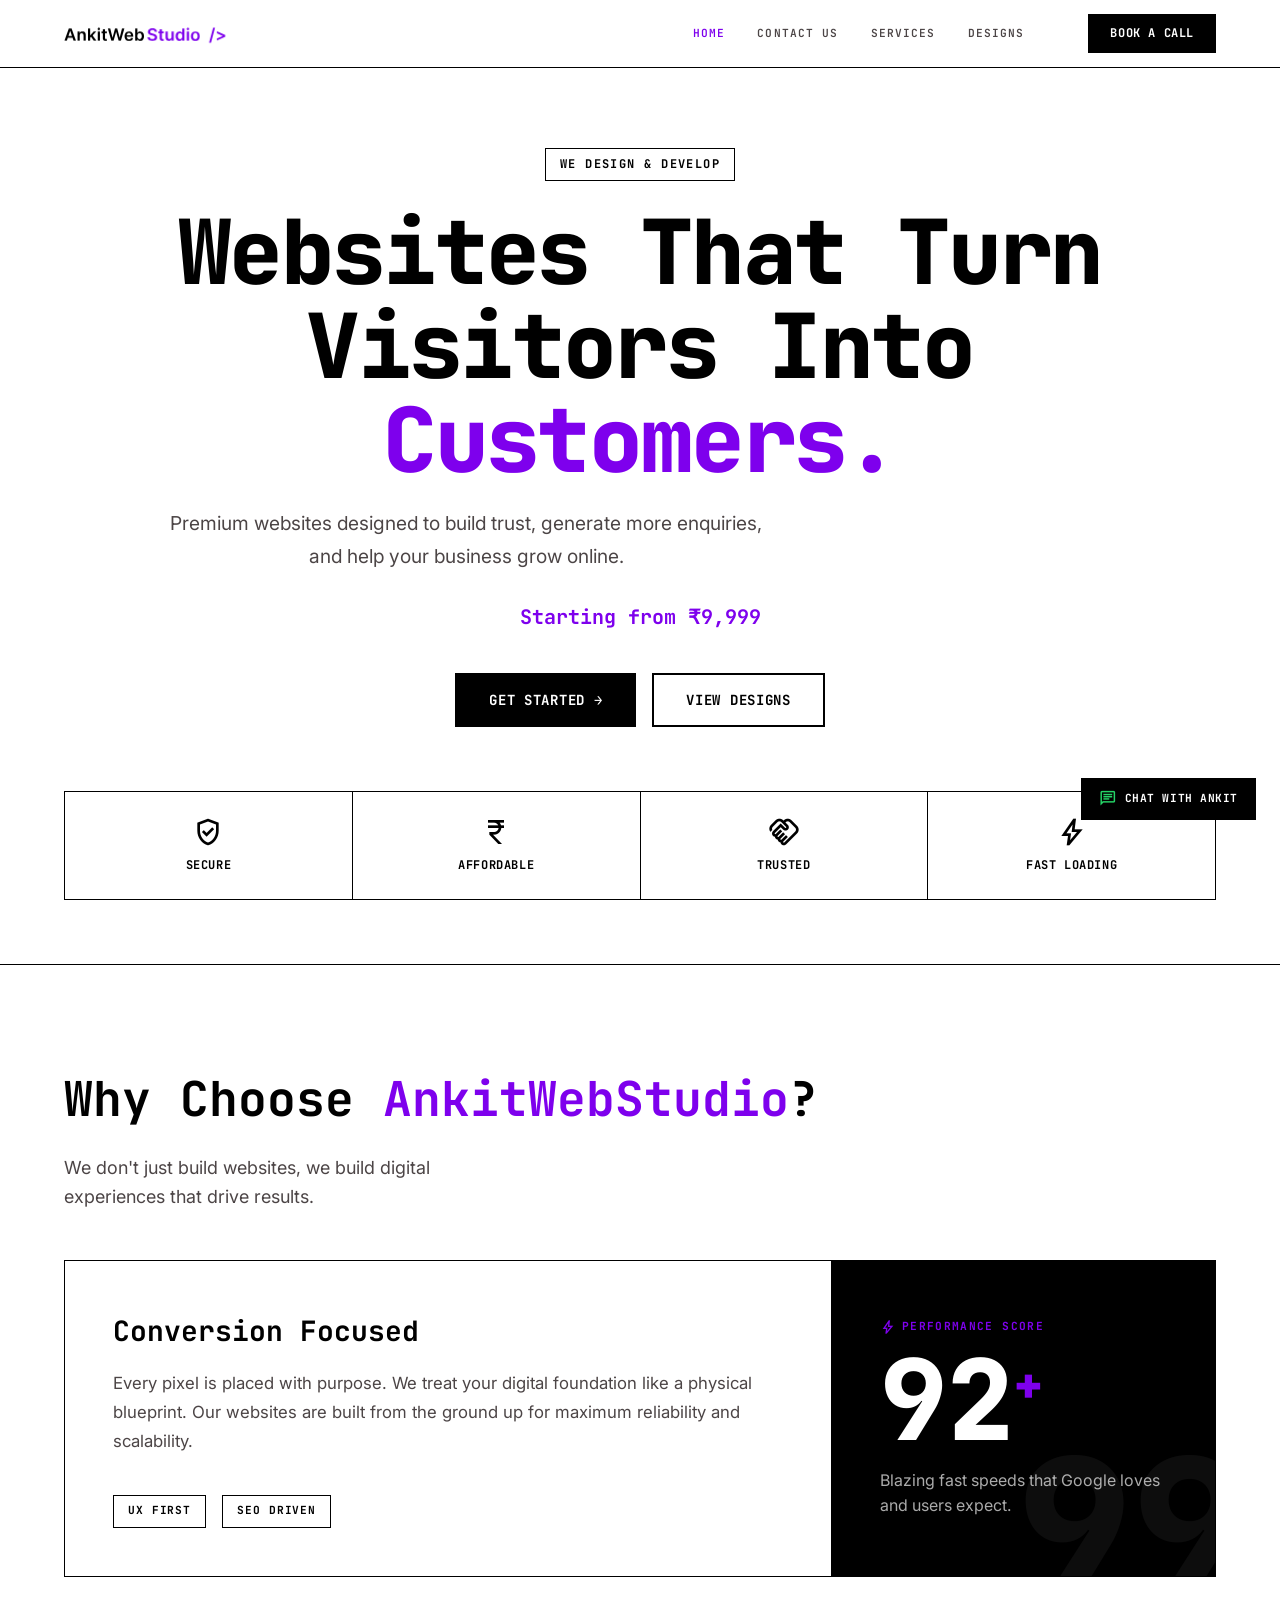
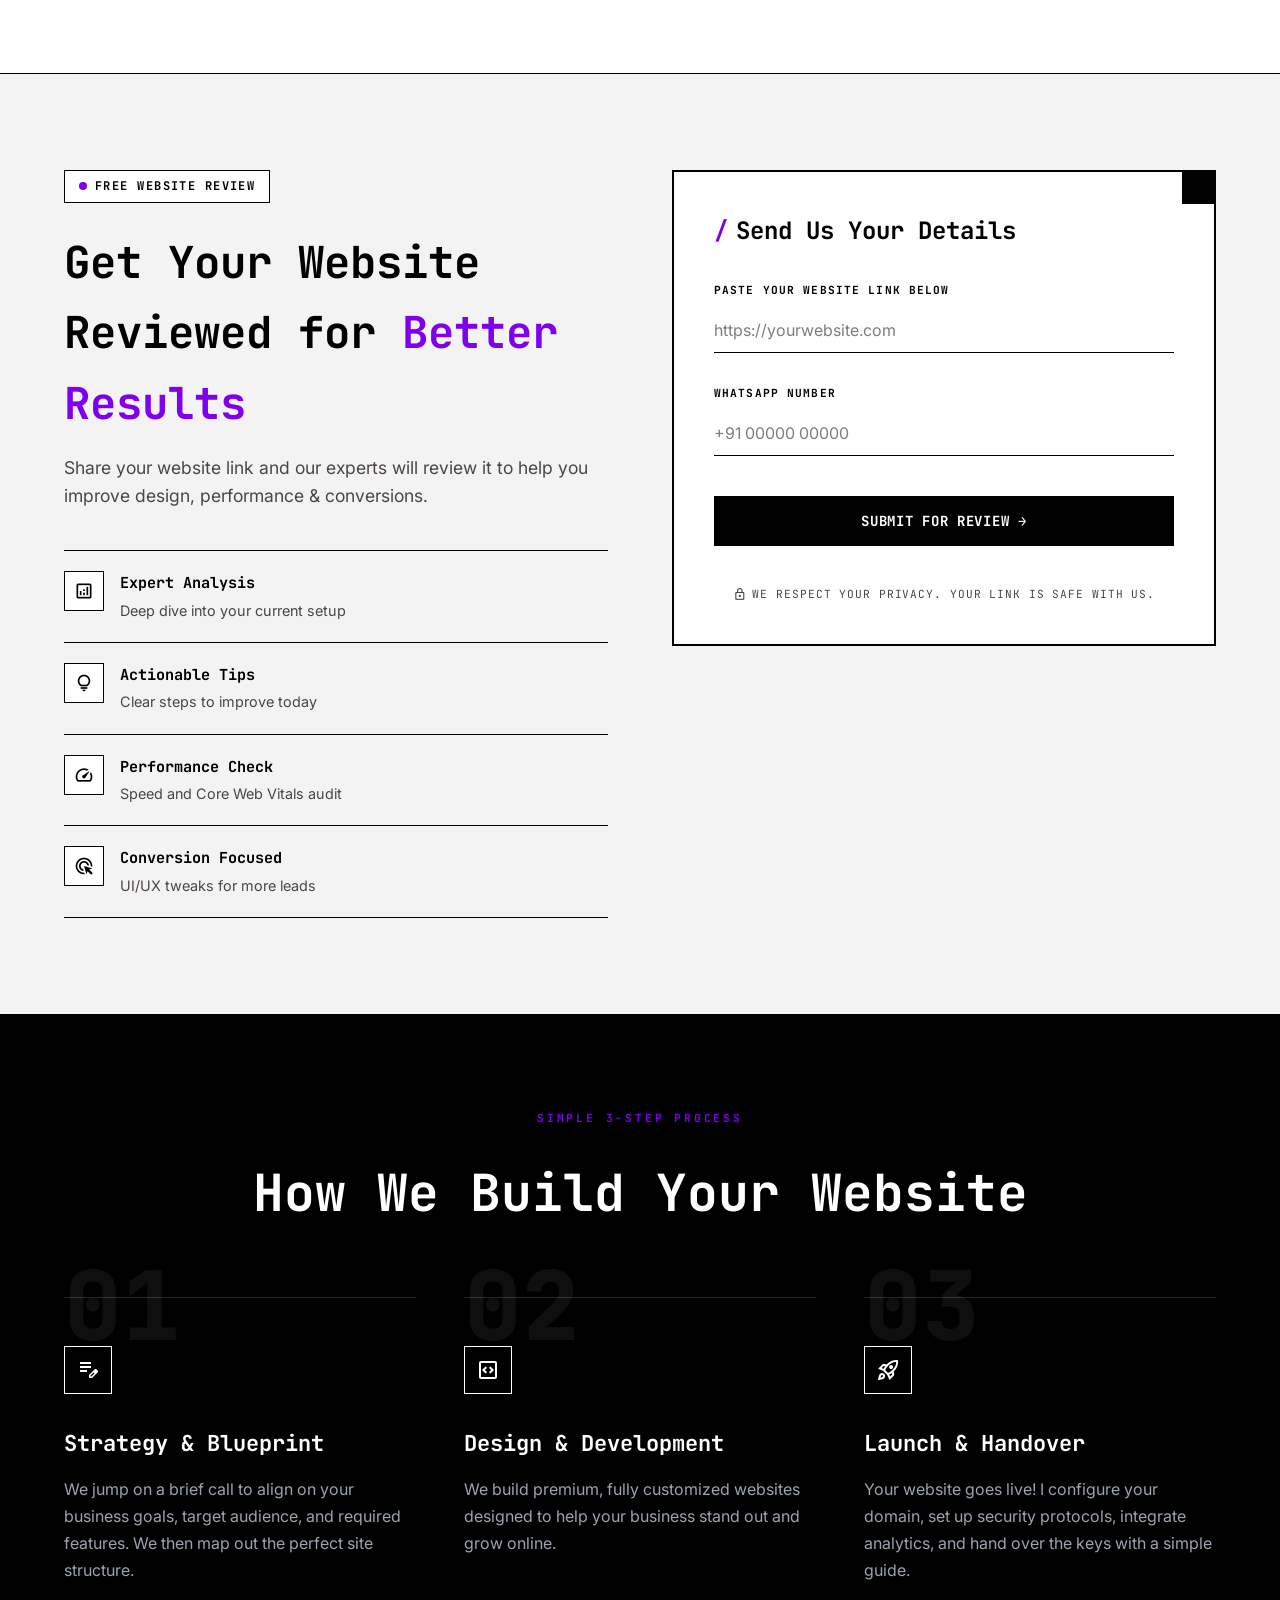
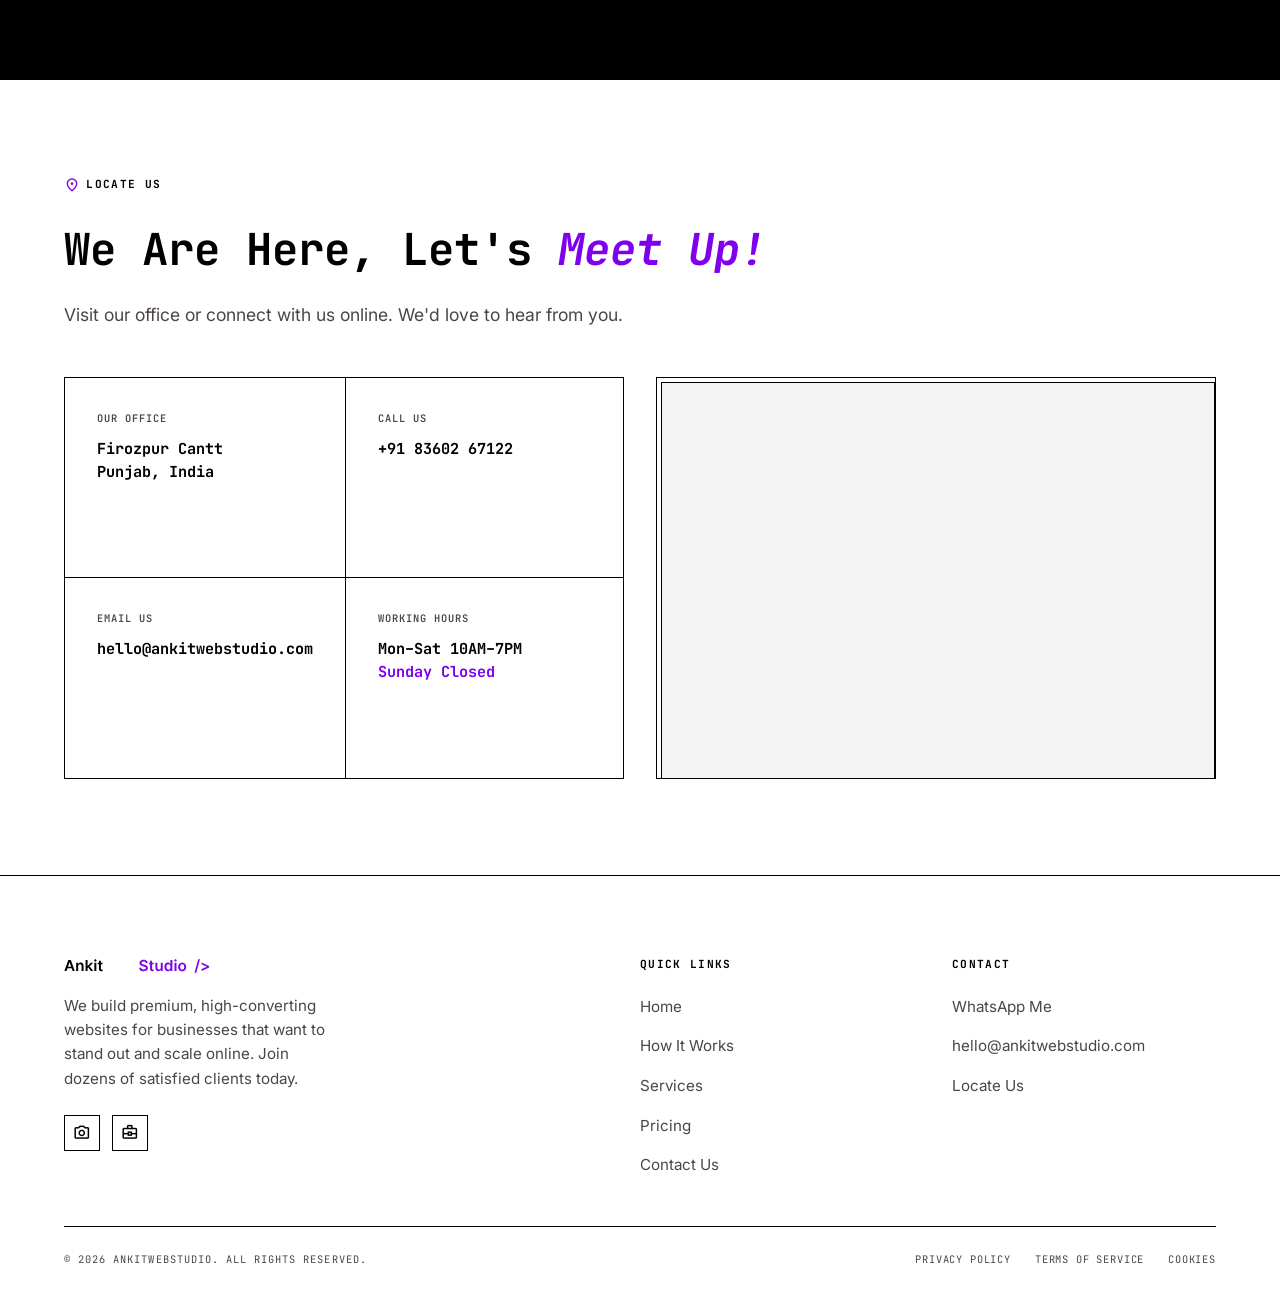
<file: index.html>
<!DOCTYPE html>
<html lang="en">
<head>
  <meta charset="UTF-8" />
  <meta name="viewport" content="width=device-width, initial-scale=1.0" />
  <title>AnkitWebStudio — High-Converting WordPress Websites</title>
  <meta name="description" content="We design and develop high-converting WordPress websites for businesses that want to stand out and scale online. Starting from ₹9,999." />
  <link rel="stylesheet" href="style.css" />
</head>
<body>

<!-- ── Header ──────────────────────────────────────────── -->
<header>
  <div class="header-inner">
    <a href="/" class="header-logo">
      <svg xmlns="http://www.w3.org/2000/svg" width="207" height="25" viewBox="0 0 207 25" fill="none" role="img" aria-labelledby="logoTitle logoDesc">
  <title id="logoTitle">AnkitWebStudio</title>
  <desc id="logoDesc">AnkitWebStudio logo with a slow wipe and shine animation</desc>
  <defs>
    <linearGradient id="logoShineGradient" x1="0" y1="0" x2="1" y2="0">
      <stop offset="0" stop-color="white" stop-opacity="0"/>
      <stop offset=".5" stop-color="white" stop-opacity=".9"/>
      <stop offset="1" stop-color="white" stop-opacity="0"/>
    </linearGradient>

    <clipPath id="completeLogoClip">
      <use href="#ankitWebPath"/>
      <use href="#studioPath"/>
      <use href="#codePath"/>
    </clipPath>
  </defs>
  <style>
    /*
      Slower premium animation:
      1. AnkitWeb is uncovered from left to right.
      2. Studio follows with a softer delayed reveal.
      3. The code symbol slides into place.
      4. A subtle highlight passes across the completed logo.
    */
    .logo-part {
      opacity: 0;
      transform-box: fill-box;
      will-change: opacity, transform, clip-path;
    }

    .logo-black {
      clip-path: inset(0 100% 0 0);
      animation: text-wipe 1.25s cubic-bezier(.65,0,.2,1) 120ms forwards;
    }

    .logo-purple {
      clip-path: inset(0 100% 0 0);
      animation: text-wipe 1.25s cubic-bezier(.65,0,.2,1) 620ms forwards;
    }

    .logo-code {
      transform-origin: left center;
      animation: code-slide 900ms cubic-bezier(.22,1,.36,1) 1.42s forwards;
    }

    .logo-shine {
      opacity: 0;
      pointer-events: none;
      animation: shine-pass 950ms ease-in-out 1.72s forwards;
    }

    @keyframes text-wipe {
      0% {
        opacity: 0;
        clip-path: inset(0 100% 0 0);
      }
      18% {
        opacity: 1;
      }
      100% {
        opacity: 1;
        clip-path: inset(0 0 0 0);
      }
    }

    @keyframes code-slide {
      0% {
        opacity: 0;
        transform: translateX(-10px);
      }
      100% {
        opacity: 1;
        transform: translateX(0);
      }
    }

    @keyframes shine-pass {
      0% {
        opacity: 0;
        transform: translateX(0);
      }
      18% {
        opacity: .48;
      }
      82% {
        opacity: .28;
      }
      100% {
        opacity: 0;
        transform: translateX(250px);
      }
    }

    @media (prefers-reduced-motion: reduce) {
      .logo-part {
        animation: none;
        opacity: 1;
        transform: none;
        clip-path: none;
      }

      .logo-shine {
        display: none;
      }
    }
  </style>
  <path id="ankitWebPath" class="logo-part logo-black" d="M3.53845 21H0.525061L6.01157 5.41558H9.49675L14.9909 21H11.9775L7.81504 8.61161H7.69328L3.53845 21ZM3.63738 14.8895H11.8557V17.1572H3.63738V14.8895ZM19.6765 14.1514V21H16.9218V9.31169H19.5547V11.2978H19.6917C19.9606 10.6434 20.3892 10.1234 20.9777 9.73782C21.5713 9.35227 22.3043 9.1595 23.1769 9.1595C23.9835 9.1595 24.6861 9.33198 25.2847 9.67695C25.8884 10.0219 26.3551 10.5216 26.6849 11.176C27.0197 11.8305 27.1846 12.6244 27.1795 13.5578V21H24.4248V13.984C24.4248 13.2027 24.2219 12.5914 23.8161 12.1501C23.4153 11.7087 22.8598 11.488 22.1496 11.488C21.6676 11.488 21.239 11.5946 20.8636 11.8076C20.4932 12.0156 20.2015 12.3175 19.9885 12.7132C19.7805 13.1089 19.6765 13.5883 19.6765 14.1514ZM32.491 17.3322L32.4834 14.0068H32.9247L37.1252 9.31169H40.3441L35.1772 15.0645H34.6065L32.491 17.3322ZM29.9798 21V5.41558H32.7345V21H29.9798ZM37.3155 21L33.5107 15.6809L35.3674 13.7405L40.6104 21H37.3155ZM42.1799 21V9.31169H44.9346V21H42.1799ZM43.5648 7.6528C43.1286 7.6528 42.7531 7.50822 42.4386 7.21905C42.1241 6.92482 41.9668 6.57224 41.9668 6.16132C41.9668 5.74533 42.1241 5.39275 42.4386 5.10359C42.7531 4.80935 43.1286 4.66224 43.5648 4.66224C44.0062 4.66224 44.3816 4.80935 44.6911 5.10359C45.0056 5.39275 45.1628 5.74533 45.1628 6.16132C45.1628 6.57224 45.0056 6.92482 44.6911 7.21905C44.3816 7.50822 44.0062 7.6528 43.5648 7.6528ZM53.6038 9.31169V11.4424H46.8845V9.31169H53.6038ZM48.5434 6.51136H51.2981V17.4844C51.2981 17.8547 51.3539 18.1388 51.4655 18.3366C51.5822 18.5294 51.7343 18.6613 51.9221 18.7323C52.1098 18.8034 52.3178 18.8389 52.546 18.8389C52.7185 18.8389 52.8758 18.8262 53.0178 18.8008C53.1649 18.7755 53.2766 18.7526 53.3527 18.7323L53.8168 20.8859C53.6697 20.9366 53.4592 20.9924 53.1852 21.0533C52.9164 21.1141 52.5866 21.1497 52.196 21.1598C51.5061 21.1801 50.8846 21.0761 50.3317 20.8478C49.7787 20.6144 49.3399 20.2543 49.0152 19.7672C48.6956 19.2802 48.5383 18.6715 48.5434 17.9409V6.51136ZM59.1835 21L54.7852 5.41558H57.8214L60.6293 16.868H60.7739L63.7721 5.41558H66.5343L69.5401 16.8756H69.6771L72.485 5.41558H75.5213L71.1229 21H68.3378L65.2179 10.065H65.0961L61.9686 21H59.1835ZM81.3388 21.2283C80.1669 21.2283 79.1548 20.9848 78.3026 20.4978C77.4554 20.0057 76.8035 19.3107 76.3469 18.4127C75.8903 17.5097 75.662 16.4469 75.662 15.2243C75.662 14.022 75.8903 12.9668 76.3469 12.0587C76.8085 11.1456 77.4528 10.4354 78.2797 9.92806C79.1066 9.41569 80.0781 9.1595 81.1942 9.1595C81.9146 9.1595 82.5944 9.27618 83.2336 9.50954C83.8778 9.73782 84.446 10.0929 84.9381 10.5749C85.4353 11.0568 85.8259 11.6707 86.11 12.4164C86.3941 13.1571 86.5361 14.0398 86.5361 15.0645V15.9092H76.9557V14.0525H83.8956C83.8905 13.5249 83.7764 13.0556 83.5532 12.6447C83.33 12.2287 83.018 11.9015 82.6172 11.663C82.2215 11.4246 81.7598 11.3054 81.2322 11.3054C80.6691 11.3054 80.1745 11.4424 79.7484 11.7163C79.3222 11.9852 78.99 12.3403 78.7515 12.7817C78.5182 13.2179 78.3989 13.6973 78.3939 14.2199V15.8407C78.3939 16.5205 78.5182 17.1039 78.7667 17.5909C79.0153 18.0728 79.3628 18.4432 79.8093 18.7019C80.2557 18.9556 80.7782 19.0824 81.3768 19.0824C81.7776 19.0824 82.1403 19.0266 82.465 18.915C82.7897 18.7983 83.0712 18.6283 83.3097 18.4051C83.5481 18.1819 83.7282 17.9054 83.8499 17.5757L86.422 17.8649C86.2596 18.5446 85.9502 19.1382 85.4936 19.6455C85.0421 20.1477 84.4638 20.5384 83.7586 20.8174C83.0535 21.0913 82.2469 21.2283 81.3388 21.2283ZM88.9883 21V5.41558H91.743V11.2445H91.8571C91.9992 10.9604 92.1995 10.6586 92.4583 10.339C92.717 10.0143 93.067 9.73782 93.5084 9.50954C93.9498 9.27618 94.5129 9.1595 95.1977 9.1595C96.1007 9.1595 96.915 9.39032 97.6404 9.85197C98.3709 10.3085 98.9492 10.9858 99.3754 11.8837C99.8066 12.7766 100.022 13.8724 100.022 15.1711C100.022 16.4545 99.8117 17.5453 99.3906 18.4432C98.9695 19.3411 98.3963 20.026 97.6708 20.4978C96.9454 20.9696 96.1236 21.2055 95.2053 21.2055C94.5357 21.2055 93.9802 21.0939 93.5388 20.8706C93.0975 20.6474 92.7424 20.3786 92.4735 20.064C92.2097 19.7444 92.0042 19.4426 91.8571 19.1585H91.6973V21H88.9883ZM91.6897 15.1558C91.6897 15.9117 91.7962 16.5738 92.0093 17.1419C92.2275 17.7101 92.5394 18.154 92.9453 18.4736C93.3562 18.7881 93.8534 18.9454 94.4368 18.9454C95.0455 18.9454 95.5554 18.7831 95.9663 18.4584C96.3772 18.1287 96.6867 17.6797 96.8947 17.1115C97.1077 16.5383 97.2143 15.8864 97.2143 15.1558C97.2143 14.4304 97.1103 13.7861 96.9023 13.223C96.6943 12.6599 96.3848 12.2185 95.9739 11.8989C95.563 11.5793 95.0506 11.4195 94.4368 11.4195C93.8483 11.4195 93.3486 11.5743 92.9377 11.8837C92.5268 12.1932 92.2148 12.6269 92.0017 13.185C91.7937 13.743 91.6897 14.4 91.6897 15.1558Z" fill="black"/>
  <path id="studioPath" class="logo-part logo-purple" d="M113.475 9.69978C113.404 9.03521 113.104 8.51776 112.577 8.14742C112.054 7.77709 111.374 7.59192 110.537 7.59192C109.949 7.59192 109.444 7.6807 109.023 7.85826C108.602 8.03582 108.28 8.27678 108.057 8.58117C107.834 8.88555 107.719 9.23306 107.714 9.62368C107.714 9.94836 107.788 10.2299 107.935 10.4683C108.087 10.7068 108.293 10.9097 108.551 11.0771C108.81 11.2394 109.097 11.3764 109.411 11.488C109.726 11.5996 110.043 11.6935 110.362 11.7696L111.823 12.1348C112.412 12.2718 112.978 12.457 113.52 12.6903C114.068 12.9237 114.558 13.2179 114.989 13.5731C115.425 13.9282 115.77 14.3568 116.024 14.8591C116.278 15.3613 116.404 15.9498 116.404 16.6245C116.404 17.5376 116.171 18.3417 115.704 19.0367C115.238 19.7267 114.563 20.2669 113.68 20.6576C112.803 21.0431 111.74 21.2359 110.492 21.2359C109.279 21.2359 108.227 21.0482 107.334 20.6728C106.446 20.2974 105.751 19.7495 105.249 19.0291C104.752 18.3087 104.483 17.4311 104.442 16.3962H107.22C107.26 16.939 107.428 17.3905 107.722 17.7507C108.016 18.1109 108.399 18.3798 108.871 18.5573C109.348 18.7349 109.88 18.8237 110.469 18.8237C111.083 18.8237 111.621 18.7323 112.082 18.5497C112.549 18.362 112.914 18.1033 113.178 17.7735C113.442 17.4387 113.576 17.0481 113.581 16.6017C113.576 16.1958 113.457 15.861 113.224 15.5972C112.99 15.3283 112.663 15.1051 112.242 14.9276C111.826 14.7449 111.339 14.5826 110.781 14.4405L109.008 13.984C107.724 13.6542 106.71 13.1545 105.964 12.4849C105.223 11.8102 104.853 10.9148 104.853 9.7987C104.853 8.88048 105.102 8.0764 105.599 7.38646C106.101 6.69653 106.783 6.16132 107.646 5.78084C108.508 5.39529 109.485 5.20252 110.575 5.20252C111.681 5.20252 112.65 5.39529 113.482 5.78084C114.319 6.16132 114.976 6.69146 115.453 7.37124C115.93 8.04596 116.176 8.82214 116.191 9.69978H113.475ZM124.636 9.31169V11.4424H117.917V9.31169H124.636ZM119.576 6.51136H122.33V17.4844C122.33 17.8547 122.386 18.1388 122.498 18.3366C122.614 18.5294 122.767 18.6613 122.954 18.7323C123.142 18.8034 123.35 18.8389 123.578 18.8389C123.751 18.8389 123.908 18.8262 124.05 18.8008C124.197 18.7755 124.309 18.7526 124.385 18.7323L124.849 20.8859C124.702 20.9366 124.492 20.9924 124.218 21.0533C123.949 21.1141 123.619 21.1497 123.228 21.1598C122.538 21.1801 121.917 21.0761 121.364 20.8478C120.811 20.6144 120.372 20.2543 120.048 19.7672C119.728 19.2802 119.571 18.6715 119.576 17.9409V6.51136ZM134.39 16.0842V9.31169H137.144V21H134.473V18.9226H134.352C134.088 19.577 133.654 20.1122 133.05 20.5282C132.452 20.9442 131.714 21.1522 130.836 21.1522C130.07 21.1522 129.393 20.9822 128.804 20.6423C128.221 20.2974 127.764 19.7977 127.435 19.1433C127.105 18.4838 126.94 17.6873 126.94 16.7539V9.31169H129.695V16.3277C129.695 17.0684 129.897 17.6569 130.303 18.0931C130.709 18.5294 131.242 18.7476 131.901 18.7476C132.307 18.7476 132.7 18.6486 133.081 18.4508C133.461 18.2529 133.773 17.9587 134.017 17.5681C134.265 17.1724 134.39 16.6778 134.39 16.0842ZM144.314 21.2055C143.396 21.2055 142.574 20.9696 141.849 20.4978C141.124 20.026 140.55 19.3411 140.129 18.4432C139.708 17.5453 139.498 16.4545 139.498 15.1711C139.498 13.8724 139.711 12.7766 140.137 11.8837C140.568 10.9858 141.149 10.3085 141.879 9.85197C142.61 9.39032 143.424 9.1595 144.322 9.1595C145.007 9.1595 145.57 9.27618 146.011 9.50954C146.453 9.73782 146.803 10.0143 147.062 10.339C147.32 10.6586 147.521 10.9604 147.663 11.2445H147.777V5.41558H150.539V21H147.83V19.1585H147.663C147.521 19.4426 147.315 19.7444 147.046 20.064C146.777 20.3786 146.422 20.6474 145.981 20.8706C145.54 21.0939 144.984 21.2055 144.314 21.2055ZM145.083 18.9454C145.666 18.9454 146.164 18.7881 146.574 18.4736C146.985 18.154 147.297 17.7101 147.51 17.1419C147.724 16.5738 147.83 15.9117 147.83 15.1558C147.83 14.4 147.724 13.743 147.51 13.185C147.302 12.6269 146.993 12.1932 146.582 11.8837C146.176 11.5743 145.677 11.4195 145.083 11.4195C144.469 11.4195 143.957 11.5793 143.546 11.8989C143.135 12.2185 142.826 12.6599 142.618 13.223C142.41 13.7861 142.306 14.4304 142.306 15.1558C142.306 15.8864 142.41 16.5383 142.618 17.1115C142.831 17.6797 143.143 18.1287 143.553 18.4584C143.969 18.7831 144.479 18.9454 145.083 18.9454ZM153.474 21V9.31169H156.229V21H153.474ZM154.859 7.6528C154.423 7.6528 154.048 7.50822 153.733 7.21905C153.419 6.92482 153.261 6.57224 153.261 6.16132C153.261 5.74533 153.419 5.39275 153.733 5.10359C154.048 4.80935 154.423 4.66224 154.859 4.66224C155.301 4.66224 155.676 4.80935 155.986 5.10359C156.3 5.39275 156.457 5.74533 156.457 6.16132C156.457 6.57224 156.3 6.92482 155.986 7.21905C155.676 7.50822 155.301 7.6528 154.859 7.6528ZM164.16 21.2283C163.019 21.2283 162.03 20.9772 161.192 20.4749C160.355 19.9727 159.706 19.2701 159.244 18.3671C158.788 17.4641 158.56 16.4089 158.56 15.2015C158.56 13.9941 158.788 12.9364 159.244 12.0283C159.706 11.1202 160.355 10.4151 161.192 9.91284C162.03 9.41061 163.019 9.1595 164.16 9.1595C165.302 9.1595 166.291 9.41061 167.128 9.91284C167.965 10.4151 168.612 11.1202 169.068 12.0283C169.53 12.9364 169.761 13.9941 169.761 15.2015C169.761 16.4089 169.53 17.4641 169.068 18.3671C168.612 19.2701 167.965 19.9727 167.128 20.4749C166.291 20.9772 165.302 21.2283 164.16 21.2283ZM164.175 19.0215C164.794 19.0215 165.312 18.8516 165.728 18.5117C166.144 18.1667 166.453 17.7051 166.656 17.1267C166.864 16.5484 166.968 15.9041 166.968 15.1939C166.968 14.4786 166.864 13.8318 166.656 13.2534C166.453 12.67 166.144 12.2059 165.728 11.8609C165.312 11.5159 164.794 11.3434 164.175 11.3434C163.541 11.3434 163.014 11.5159 162.593 11.8609C162.177 12.2059 161.865 12.67 161.657 13.2534C161.454 13.8318 161.352 14.4786 161.352 15.1939C161.352 15.9041 161.454 16.5484 161.657 17.1267C161.865 17.7051 162.177 18.1667 162.593 18.5117C163.014 18.8516 163.541 19.0215 164.175 19.0215Z" fill="#7E00ED"/>
  <path id="codePath" class="logo-part logo-code" d="M188.777 4.68506L183.755 23.3438H181.342L186.365 4.68506H188.777ZM201.531 15.9092L191.121 20.7184V18.017L198.517 14.8439L198.434 14.9884V14.6384L198.517 14.783L191.121 11.6098V8.90838L201.531 13.7176V15.9092Z" fill="#7E00ED"/>
  <rect
    class="logo-shine"
    x="-42"
    y="0"
    width="30"
    height="25"
    fill="url(#logoShineGradient)"
    clip-path="url(#completeLogoClip)"
  />
</svg>

    </a>
    <nav class="desktop-nav">
      <a href="/" class="active">HOME</a>
      <a href="contact.html">CONTACT US</a>
      <a href="services.html">SERVICES</a>
      <!--<a href="services.html#pricing">PRICING</a>!-->
      <a href="projects.html">Designs</a>
    </nav>
    <a href="tel:+918360267122" class="btn-primary btn-sm header-cta">Book a Call</a>
    <button class="hamburger" id="menuToggle" aria-label="Open menu">
      <span class="material-symbols-outlined">menu</span>
    </button>
  </div>
</header>

<!-- Mobile Menu -->
<div class="mobile-menu" id="mobileMenu">
  <div class="mobile-menu-top">
    <a href="/" class="header-logo">
      <svg xmlns="http://www.w3.org/2000/svg" width="160" height="20" viewBox="0 0 207 25" fill="none"><path d="M3.53845 21H0.525061L6.01157 5.41558H9.49675L14.9909 21H11.9775L7.81504 8.61161H7.69328L3.53845 21ZM3.63738 14.8895H11.8557V17.1572H3.63738V14.8895ZM19.6765 14.1514V21H16.9218V9.31169H19.5547V11.2978H19.6917C19.9606 10.6434 20.3892 10.1234 20.9777 9.73782C21.5713 9.35227 22.3043 9.1595 23.1769 9.1595C23.9835 9.1595 24.6861 9.33198 25.2847 9.67695C25.8884 10.0219 26.3551 10.5216 26.6849 11.176C27.0197 11.8305 27.1846 12.6244 27.1795 13.5578V21H24.4248V13.984C24.4248 13.2027 24.2219 12.5914 23.8161 12.1501C23.4153 11.7087 22.8598 11.488 22.1496 11.488C21.6676 11.488 21.239 11.5946 20.8636 11.8076C20.4932 12.0156 20.2015 12.3175 19.9885 12.7132C19.7805 13.1089 19.6765 13.5883 19.6765 14.1514ZM32.491 17.3322L32.4834 14.0068H32.9247L37.1252 9.31169H40.3441L35.1772 15.0645H34.6065L32.491 17.3322ZM29.9798 21V5.41558H32.7345V21H29.9798ZM37.3155 21L33.5107 15.6809L35.3674 13.7405L40.6104 21H37.3155ZM42.1799 21V9.31169H44.9346V21H42.1799ZM43.5648 7.6528C43.1286 7.6528 42.7531 7.50822 42.4386 7.21905C42.1241 6.92482 41.9668 6.57224 41.9668 6.16132C41.9668 5.74533 42.1241 5.39275 42.4386 5.10359C42.7531 4.80935 43.1286 4.66224 43.5648 4.66224C44.0062 4.66224 44.3816 4.80935 44.6911 5.10359C45.0056 5.39275 45.1628 5.74533 45.1628 6.16132C45.1628 6.57224 45.0056 6.92482 44.6911 7.21905C44.3816 7.50822 44.0062 7.6528 43.5648 7.6528ZM53.6038 9.31169V11.4424H46.8845V9.31169H53.6038ZM48.5434 6.51136H51.2981V17.4844C51.2981 17.8547 51.3539 18.1388 51.4655 18.3366C51.5822 18.5294 51.7343 18.6613 51.9221 18.7323C52.1098 18.8034 52.3178 18.8389 52.546 18.8389C52.7185 18.8389 52.8758 18.8262 53.0178 18.8008C53.1649 18.7755 53.2766 18.7526 53.3527 18.7323L53.8168 20.8859C53.6697 20.9366 53.4592 20.9924 53.1852 21.0533C52.9164 21.1141 52.5866 21.1497 52.196 21.1598C51.5061 21.1801 50.8846 21.0761 50.3317 20.8478C49.7787 20.6144 49.3399 20.2543 49.0152 19.7672C48.6956 19.2802 48.5383 18.6715 48.5434 17.9409V6.51136ZM59.1835 21L54.7852 5.41558H57.8214L60.6293 16.868H60.7739L63.7721 5.41558H66.5343L69.5401 16.8756H69.6771L72.485 5.41558H75.5213L71.1229 21H68.3378L65.2179 10.065H65.0961L61.9686 21H59.1835ZM81.3388 21.2283C80.1669 21.2283 79.1548 20.9848 78.3026 20.4978C77.4554 20.0057 76.8035 19.3107 76.3469 18.4127C75.8903 17.5097 75.662 16.4469 75.662 15.2243C75.662 14.022 75.8903 12.9668 76.3469 12.0587C76.8085 11.1456 77.4528 10.4354 78.2797 9.92806C79.1066 9.41569 80.0781 9.1595 81.1942 9.1595C81.9146 9.1595 82.5944 9.27618 83.2336 9.50954C83.8778 9.73782 84.446 10.0929 84.9381 10.5749C85.4353 11.0568 85.8259 11.6707 86.11 12.4164C86.3941 13.1571 86.5361 14.0398 86.5361 15.0645V15.9092H76.9557V14.0525H83.8956C83.8905 13.5249 83.7764 13.0556 83.5532 12.6447C83.33 12.2287 83.018 11.9015 82.6172 11.663C82.2215 11.4246 81.7598 11.3054 81.2322 11.3054C80.6691 11.3054 80.1745 11.4424 79.7484 11.7163C79.3222 11.9852 78.99 12.3403 78.7515 12.7817C78.5182 13.2179 78.3989 13.6973 78.3939 14.2199V15.8407C78.3939 16.5205 78.5182 17.1039 78.7667 17.5909C79.0153 18.0728 79.3628 18.4432 79.8093 18.7019C80.2557 18.9556 80.7782 19.0824 81.3768 19.0824C81.7776 19.0824 82.1403 19.0266 82.465 18.915C82.7897 18.7983 83.0712 18.6283 83.3097 18.4051C83.5481 18.1819 83.7282 17.9054 83.8499 17.5757L86.422 17.8649C86.2596 18.5446 85.9502 19.1382 85.4936 19.6455C85.0421 20.1477 84.4638 20.5384 83.7586 20.8174C83.0535 21.0913 82.2469 21.2283 81.3388 21.2283ZM88.9883 21V5.41558H91.743V11.2445H91.8571C91.9992 10.9604 92.1995 10.6586 92.4583 10.339C92.717 10.0143 93.067 9.73782 93.5084 9.50954C93.9498 9.27618 94.5129 9.1595 95.1977 9.1595C96.1007 9.1595 96.915 9.39032 97.6404 9.85197C98.3709 10.3085 98.9492 10.9858 99.3754 11.8837C99.8066 12.7766 100.022 13.8724 100.022 15.1711C100.022 16.4545 99.8117 17.5453 99.3906 18.4432C98.9695 19.3411 98.3963 20.026 97.6708 20.4978C96.9454 20.9696 96.1236 21.2055 95.2053 21.2055C94.5357 21.2055 93.9802 21.0939 93.5388 20.8706C93.0975 20.6474 92.7424 20.3786 92.4735 20.064C92.2097 19.7444 92.0042 19.4426 91.8571 19.1585H91.6973V21H88.9883ZM91.6897 15.1558C91.6897 15.9117 91.7962 16.5738 92.0093 17.1419C92.2275 17.7101 92.5394 18.154 92.9453 18.4736C93.3562 18.7881 93.8534 18.9454 94.4368 18.9454C95.0455 18.9454 95.5554 18.7831 95.9663 18.4584C96.3772 18.1287 96.6867 17.6797 96.8947 17.1115C97.1077 16.5383 97.2143 15.8864 97.2143 15.1558C97.2143 14.4304 97.1103 13.7861 96.9023 13.223C96.6943 12.6599 96.3848 12.2185 95.9739 11.8989C95.563 11.5793 95.0506 11.4195 94.4368 11.4195C93.8483 11.4195 93.3486 11.5743 92.9377 11.8837C92.5268 12.1932 92.2148 12.6269 92.0017 13.185C91.7937 13.743 91.6897 14.4 91.6897 15.1558Z" fill="#7E00ED"/><path d="M188.777 4.68506L183.755 23.3438H181.342L186.365 4.68506H188.777ZM201.531 15.9092L191.121 20.7184V18.017L198.517 14.8439L198.434 14.9884V14.6384L198.517 14.783L191.121 11.6098V8.90838L201.531 13.7176V15.9092Z" fill="#7E00ED"/></svg>
    </a>
    <button class="mobile-close" id="menuClose" aria-label="Close menu">&times;</button>
  </div>
  <nav>
    <a href="/">Home</a>
    <a href="/#how-it-works">How It Works</a>
    <a href="services.html">Services</a>
    <!--<a href="services.html#pricing">Pricing</a>!-->
    <a href="/#review">Free Review</a>
    <a href="contact.html">Contact</a>
  </nav>
  <div class="mobile-menu-ctas">
    <a href="services.html#pricing" class="btn-primary">Get Started &rarr;</a>
    <a href="tel:+918360267122" class="btn-secondary">Book a Call</a>
  </div>
</div>

<main>

  <!-- ── Hero ──────────────────────────────────────────── -->
  <section class="hero container">
    <div class="hero-grid">
      <div class="anim">
        <div class="eyebrow">WE DESIGN &amp; DEVELOP</div>
        <h1>Websites That Turn Visitors Into <span class="text-accent">Customers.</span></h1>
        <p class="hero-sub">Premium websites designed to build trust, generate more enquiries, and help your business grow online.</p>
        <p class="hero-price">Starting from &#8377;9,999</p>
        <div class="hero-ctas">
          <a href="services.html#pricing" class="btn-primary">Get Started &rarr;</a>
          <a href="projects.html" class="btn-secondary">View Designs</a>
        </div>
      </div>

    </div>

    <!-- Trust Badges -->
    <div class="trust-grid anim" style="transition-delay:0.25s">
      <div class="trust-item">
        <span class="material-symbols-outlined">verified_user</span>
        <span class="trust-label">Secure</span>
      </div>
      <div class="trust-item">
        <span class="material-symbols-outlined">currency_rupee</span>
        <span class="trust-label">Affordable</span>
      </div>
      <div class="trust-item">
        <span class="material-symbols-outlined">handshake</span>
        <span class="trust-label">Trusted</span>
      </div>
      <div class="trust-item">
        <span class="material-symbols-outlined">bolt</span>
        <span class="trust-label">Fast Loading</span>
      </div>
    </div>
  </section>

  <!-- ── Why Choose ─────────────────────────────────────── -->
  <section class="section-why container section-divider">
    <div class="anim">
      <h2>Why Choose <span class="text-accent">AnkitWebStudio</span>?</h2>
      <p class="sub">We don't just build websites, we build digital experiences that drive results.</p>
    </div>
    <div class="bento-grid anim" style="transition-delay:0.1s">
      <div class="bento-card wide">
        <div>
          <h3>Conversion Focused</h3>
          <p>Every pixel is placed with purpose. We treat your digital foundation like a physical blueprint. Our websites are built from the ground up for maximum reliability and scalability.</p>
        </div>
        <div class="bento-tags">
          <span class="bento-tag">UX First</span>
          <span class="bento-tag">SEO Driven</span>
        </div>
      </div>
      <div class="bento-card inverted">
        <div class="perf-label">
          <span class="material-symbols-outlined" style="font-size:1rem">bolt</span> Performance Score
        </div>
        <div class="perf-score">92<sup>+</sup></div>
        <p>Blazing fast speeds that Google loves and users expect.</p>
        <div class="bento-bg-num">99</div>
      </div>
    </div>
  </section>

  <!-- ── Free Review ────────────────────────────────────── -->
  <section id="review" class="section-review">
    <div class="container review-grid">
      <div class="anim">
        <div class="eyebrow"><span class="eyebrow-dot"></span> FREE WEBSITE REVIEW</div>
        <h2>Get Your Website Reviewed for <span class="text-accent">Better Results</span></h2>
        <p class="sub">Share your website link and our experts will review it to help you improve design, performance &amp; conversions.</p>
        <div class="review-features">
          <div class="review-feature">
            <div class="review-feature-icon"><span class="material-symbols-outlined">analytics</span></div>
            <div><h4>Expert Analysis</h4><p>Deep dive into your current setup</p></div>
          </div>
          <div class="review-feature">
            <div class="review-feature-icon"><span class="material-symbols-outlined">lightbulb</span></div>
            <div><h4>Actionable Tips</h4><p>Clear steps to improve today</p></div>
          </div>
          <div class="review-feature">
            <div class="review-feature-icon"><span class="material-symbols-outlined">speed</span></div>
            <div><h4>Performance Check</h4><p>Speed and Core Web Vitals audit</p></div>
          </div>
          <div class="review-feature">
            <div class="review-feature-icon"><span class="material-symbols-outlined">ads_click</span></div>
            <div><h4>Conversion Focused</h4><p>UI/UX tweaks for more leads</p></div>
          </div>
        </div>
      </div>

      <div class="anim" style="transition-delay:0.15s">
        <div class="form-card">
          <div class="form-card-corner"></div>
          <div class="form-card-title"><span class="slash">/</span> Send Us Your Details</div>
          <form action="https://formspree.io/f/mvzjgzwg" method="POST">
            <div class="form-fields">
              <div>
                <label class="form-label" for="website_url">Paste your website link below</label>
                <input class="input-brutalist" type="url" id="website_url" name="website_url" required placeholder="https://yourwebsite.com" />
              </div>
              <div>
                <label class="form-label" for="whatsapp">WhatsApp Number</label>
                <input class="input-brutalist" type="tel" id="whatsapp" name="whatsapp" required placeholder="+91 00000 00000" />
              </div>
              <button type="submit" class="btn-primary" style="width:100%;justify-content:center;margin-top:0.5rem">Submit for Review &rarr;</button>
              <p class="form-privacy">
                <span class="material-symbols-outlined">lock</span>
                We respect your privacy. Your link is safe with us.
              </p>
            </div>
          </form>
        </div>
      </div>
    </div>
  </section>

  <!-- ── How It Works ───────────────────────────────────── -->
  <section id="how-it-works" class="section-process">
    <div class="container">
      <div class="anim" style="text-align:center">
        <div class="eyebrow-label">SIMPLE 3-STEP PROCESS</div>
        <h2>How We Build Your Website</h2>
      </div>
      <div class="process-grid">
        <div class="process-step anim" style="transition-delay:0.1s">
          <div class="process-num">01</div>
          <div class="process-icon"><span class="material-symbols-outlined">edit_note</span></div>
          <h3>Strategy &amp; Blueprint</h3>
          <p>We jump on a brief call to align on your business goals, target audience, and required features. We then map out the perfect site structure.</p>
        </div>
        <div class="process-step anim" style="transition-delay:0.2s">
          <div class="process-num">02</div>
          <div class="process-icon"><span class="material-symbols-outlined">code_blocks</span></div>
          <h3>Design &amp; Development</h3>
          <p>We build premium, fully customized websites designed to help your business stand out and grow online.</p>
        </div>
        <div class="process-step anim" style="transition-delay:0.3s">
          <div class="process-num">03</div>
          <div class="process-icon"><span class="material-symbols-outlined">rocket_launch</span></div>
          <h3>Launch &amp; Handover</h3>
          <p>Your website goes live! I configure your domain, set up security protocols, integrate analytics, and hand over the keys with a simple guide.</p>
        </div>
      </div>
    </div>
  </section>

  <!-- ── Locate Us ──────────────────────────────────────── -->
  <section class="section-locate container">
    <div class="anim">
      <div class="kicker"><span class="material-symbols-outlined">location_on</span> LOCATE US</div>
      <h2>We Are Here, Let's <span class="text-accent italic">Meet Up!</span></h2>
      <p class="sub">Visit our office or connect with us online. We'd love to hear from you.</p>
    </div>
    <div class="locate-grid">
      <div class="info-grid anim" style="transition-delay:0.1s">
        <div class="info-cell">
          <div class="info-cell-label">Our Office</div>
          <div class="info-cell-value">Firozpur Cantt<br>Punjab, India</div>
        </div>
        <div class="info-cell">
          <div class="info-cell-label">Call Us</div>
          <div class="info-cell-value"><a href="tel:+918360267122">+91 83602 67122</a></div>
        </div>
        <div class="info-cell">
          <div class="info-cell-label">Email Us</div>
          <div class="info-cell-value"><a href="mailto:hello@ankitwebstudio.com">hello@ankitwebstudio.com</a></div>
        </div>
        <div class="info-cell">
          <div class="info-cell-label">Working Hours</div>
          <div class="info-cell-value">Mon&ndash;Sat 10AM&ndash;7PM<br><span style="color:var(--accent)">Sunday Closed</span></div>
        </div>
      </div>
      <div class="map-container anim" style="transition-delay:0.2s">
        <iframe src="https://www.google.com/maps/embed?pb=!1m18!1m12!1m3!1d54767.97257193576!2d74.57470505595008!3d30.914672060058198!2m3!1f0!2f0!3f0!3m2!1i1024!2i768!4f13.1!3m3!1m2!1s0x3919e8380e26bf27%3A0xef024b3e6cf858f2!2sFerozepur%20Cantt%2C%20Punjab!5e0!3m2!1sen!2sin!4v1781975484065!5m2!1sen!2sin" allowfullscreen="" loading="lazy" referrerpolicy="no-referrer-when-downgrade" title="AnkitWebStudio Location"></iframe>
        <div class="map-shadow"></div>
      </div>
    </div>
  </section>

</main>

<!-- ── Footer ─────────────────────────────────────────── -->
<footer>
  <div class="container">
    <div class="footer-grid">
      <div class="footer-brand">
        <svg xmlns="http://www.w3.org/2000/svg" width="207" height="25" viewBox="0 0 207 25" fill="none"><path d="M3.53845 21H0.525061L6.01157 5.41558H9.49675L14.9909 21H11.9775L7.81504 8.61161H7.69328L3.53845 21ZM3.63738 14.8895H11.8557V17.1572H3.63738V14.8895ZM19.6765 14.1514V21H16.9218V9.31169H19.5547V11.2978H19.6917C19.9606 10.6434 20.3892 10.1234 20.9777 9.73782C21.5713 9.35227 22.3043 9.1595 23.1769 9.1595C23.9835 9.1595 24.6861 9.33198 25.2847 9.67695C25.8884 10.0219 26.3551 10.5216 26.6849 11.176C27.0197 11.8305 27.1846 12.6244 27.1795 13.5578V21H24.4248V13.984C24.4248 13.2027 24.2219 12.5914 23.8161 12.1501C23.4153 11.7087 22.8598 11.488 22.1496 11.488C21.6676 11.488 21.239 11.5946 20.8636 11.8076C20.4932 12.0156 20.2015 12.3175 19.9885 12.7132C19.7805 13.1089 19.6765 13.5883 19.6765 14.1514ZM29.9798 21V5.41558H32.7345V21H29.9798ZM32.491 17.3322L32.4834 14.0068H32.9247L37.1252 9.31169H40.3441L35.1772 15.0645H34.6065L32.491 17.3322ZM37.3155 21L33.5107 15.6809L35.3674 13.7405L40.6104 21H37.3155ZM42.1799 21V9.31169H44.9346V21H42.1799ZM43.5648 7.6528C43.1286 7.6528 42.7531 7.50822 42.4386 7.21905C42.1241 6.92482 41.9668 6.57224 41.9668 6.16132C41.9668 5.74533 42.1241 5.39275 42.4386 5.10359C42.7531 4.80935 43.1286 4.66224 43.5648 4.66224C44.0062 4.66224 44.3816 4.80935 44.6911 5.10359C45.0056 5.39275 45.1628 5.74533 45.1628 6.16132C45.1628 6.57224 45.0056 6.92482 44.6911 7.21905C44.3816 7.50822 44.0062 7.6528 43.5648 7.6528ZM53.6038 9.31169V11.4424H46.8845V9.31169H53.6038ZM48.5434 6.51136H51.2981V17.4844C51.2981 17.8547 51.3539 18.1388 51.4655 18.3366C51.5822 18.5294 51.7343 18.6613 51.9221 18.7323C52.1098 18.8034 52.3178 18.8389 52.546 18.8389C52.7185 18.8389 52.8758 18.8262 53.0178 18.8008C53.1649 18.7755 53.2766 18.7526 53.3527 18.7323L53.8168 20.8859C53.6697 20.9366 53.4592 20.9924 53.1852 21.0533C52.9164 21.1141 52.5866 21.1497 52.196 21.1598C51.5061 21.1801 50.8846 21.0761 50.3317 20.8478C49.7787 20.6144 49.3399 20.2543 49.0152 19.7672C48.6956 19.2802 48.5383 18.6715 48.5434 17.9409V6.51136Z" fill="black"/><path d="M113.475 9.69978C113.404 9.03521 113.104 8.51776 112.577 8.14742C112.054 7.77709 111.374 7.59192 110.537 7.59192C109.949 7.59192 109.444 7.6807 109.023 7.85826C108.602 8.03582 108.28 8.27678 108.057 8.58117C107.834 8.88555 107.719 9.23306 107.714 9.62368C107.714 9.94836 107.788 10.2299 107.935 10.4683C108.087 10.7068 108.293 10.9097 108.551 11.0771C108.81 11.2394 109.097 11.3764 109.411 11.488C109.726 11.5996 110.043 11.6935 110.362 11.7696L111.823 12.1348C112.412 12.2718 112.978 12.457 113.52 12.6903C114.068 12.9237 114.558 13.2179 114.989 13.5731C115.425 13.9282 115.77 14.3568 116.024 14.8591C116.278 15.3613 116.404 15.9498 116.404 16.6245C116.404 17.5376 116.171 18.3417 115.704 19.0367C115.238 19.7267 114.563 20.2669 113.68 20.6576C112.803 21.0431 111.74 21.2359 110.492 21.2359C109.279 21.2359 108.227 21.0482 107.334 20.6728C106.446 20.2974 105.751 19.7495 105.249 19.0291C104.752 18.3087 104.483 17.4311 104.442 16.3962H107.22C107.26 16.939 107.428 17.3905 107.722 17.7507C108.016 18.1109 108.399 18.3798 108.871 18.5573C109.348 18.7349 109.88 18.8237 110.469 18.8237C111.083 18.8237 111.621 18.7323 112.082 18.5497C112.549 18.362 112.914 18.1033 113.178 17.7735C113.442 17.4387 113.576 17.0481 113.581 16.6017C113.576 16.1958 113.457 15.861 113.224 15.5972C112.99 15.3283 112.663 15.1051 112.242 14.9276C111.826 14.7449 111.339 14.5826 110.781 14.4405L109.008 13.984C107.724 13.6542 106.71 13.1545 105.964 12.4849C105.223 11.8102 104.853 10.9148 104.853 9.7987C104.853 8.88048 105.102 8.0764 105.599 7.38646C106.101 6.69653 106.783 6.16132 107.646 5.78084C108.508 5.39529 109.485 5.20252 110.575 5.20252C111.681 5.20252 112.65 5.39529 113.482 5.78084C114.319 6.16132 114.976 6.69146 115.453 7.37124C115.93 8.04596 116.176 8.82214 116.191 9.69978H113.475ZM124.636 9.31169V11.4424H117.917V9.31169H124.636ZM119.576 6.51136H122.33V17.4844C122.33 17.8547 122.386 18.1388 122.498 18.3366C122.614 18.5294 122.767 18.6613 122.954 18.7323C123.142 18.8034 123.35 18.8389 123.578 18.8389C123.751 18.8389 123.908 18.8262 124.05 18.8008C124.197 18.7755 124.309 18.7526 124.385 18.7323L124.849 20.8859C124.702 20.9366 124.492 20.9924 124.218 21.0533C123.949 21.1141 123.619 21.1497 123.228 21.1598C122.538 21.1801 121.917 21.0761 121.364 20.8478C120.811 20.6144 120.372 20.2543 120.048 19.7672C119.728 19.2802 119.571 18.6715 119.576 17.9409V6.51136ZM134.39 16.0842V9.31169H137.144V21H134.473V18.9226H134.352C134.088 19.577 133.654 20.1122 133.05 20.5282C132.452 20.9442 131.714 21.1522 130.836 21.1522C130.07 21.1522 129.393 20.9822 128.804 20.6423C128.221 20.2974 127.764 19.7977 127.435 19.1433C127.105 18.4838 126.94 17.6873 126.94 16.7539V9.31169H129.695V16.3277C129.695 17.0684 129.897 17.6569 130.303 18.0931C130.709 18.5294 131.242 18.7476 131.901 18.7476C132.307 18.7476 132.7 18.6486 133.081 18.4508C133.461 18.2529 133.773 17.9587 134.017 17.5681C134.265 17.1724 134.39 16.6778 134.39 16.0842ZM144.314 21.2055C143.396 21.2055 142.574 20.9696 141.849 20.4978C141.124 20.026 140.55 19.3411 140.129 18.4432C139.708 17.5453 139.498 16.4545 139.498 15.1711C139.498 13.8724 139.711 12.7766 140.137 11.8837C140.568 10.9858 141.149 10.3085 141.879 9.85197C142.61 9.39032 143.424 9.1595 144.322 9.1595C145.007 9.1595 145.57 9.27618 146.011 9.50954C146.453 9.73782 146.803 10.0143 147.062 10.339C147.32 10.6586 147.521 10.9604 147.663 11.2445H147.777V5.41558H150.539V21H147.83V19.1585H147.663C147.521 19.4426 147.315 19.7444 147.046 20.064C146.777 20.3786 146.422 20.6474 145.981 20.8706C145.54 21.0939 144.984 21.2055 144.314 21.2055ZM145.083 18.9454C145.666 18.9454 146.164 18.7881 146.574 18.4736C146.985 18.154 147.297 17.7101 147.51 17.1419C147.724 16.5738 147.83 15.9117 147.83 15.1558C147.83 14.4 147.724 13.743 147.51 13.185C147.302 12.6269 146.993 12.1932 146.582 11.8837C146.176 11.5743 145.677 11.4195 145.083 11.4195C144.469 11.4195 143.957 11.5793 143.546 11.8989C143.135 12.2185 142.826 12.6599 142.618 13.223C142.41 13.7861 142.306 14.4304 142.306 15.1558C142.306 15.8864 142.41 16.5383 142.618 17.1115C142.831 17.6797 143.143 18.1287 143.553 18.4584C143.969 18.7831 144.479 18.9454 145.083 18.9454ZM153.474 21V9.31169H156.229V21H153.474ZM154.859 7.6528C154.423 7.6528 154.048 7.50822 153.733 7.21905C153.419 6.92482 153.261 6.57224 153.261 6.16132C153.261 5.74533 153.419 5.39275 153.733 5.10359C154.048 4.80935 154.423 4.66224 154.859 4.66224C155.301 4.66224 155.676 4.80935 155.986 5.10359C156.3 5.39275 156.457 5.74533 156.457 6.16132C156.457 6.57224 156.3 6.92482 155.986 7.21905C155.676 7.50822 155.301 7.6528 154.859 7.6528ZM164.16 21.2283C163.019 21.2283 162.03 20.9772 161.192 20.4749C160.355 19.9727 159.706 19.2701 159.244 18.3671C158.788 17.4641 158.56 16.4089 158.56 15.2015C158.56 13.9941 158.788 12.9364 159.244 12.0283C159.706 11.1202 160.355 10.4151 161.192 9.91284C162.03 9.41061 163.019 9.1595 164.16 9.1595C165.302 9.1595 166.291 9.41061 167.128 9.91284C167.965 10.4151 168.612 11.1202 169.068 12.0283C169.53 12.9364 169.761 13.9941 169.761 15.2015C169.761 16.4089 169.53 17.4641 169.068 18.3671C168.612 19.2701 167.965 19.9727 167.128 20.4749C166.291 20.9772 165.302 21.2283 164.16 21.2283ZM164.175 19.0215C164.794 19.0215 165.312 18.8516 165.728 18.5117C166.144 18.1667 166.453 17.7051 166.656 17.1267C166.864 16.5484 166.968 15.9041 166.968 15.1939C166.968 14.4786 166.864 13.8318 166.656 13.2534C166.453 12.67 166.144 12.2059 165.728 11.8609C165.312 11.5159 164.794 11.3434 164.175 11.3434C163.541 11.3434 163.014 11.5159 162.593 11.8609C162.177 12.2059 161.865 12.67 161.657 13.2534C161.454 13.8318 161.352 14.4786 161.352 15.1939C161.352 15.9041 161.454 16.5484 161.657 17.1267C161.865 17.7051 162.177 18.1667 162.593 18.5117C163.014 18.8516 163.541 19.0215 164.175 19.0215Z" fill="#7E00ED"/><path d="M188.777 4.68506L183.755 23.3438H181.342L186.365 4.68506H188.777ZM201.531 15.9092L191.121 20.7184V18.017L198.517 14.8439L198.434 14.9884V14.6384L198.517 14.783L191.121 11.6098V8.90838L201.531 13.7176V15.9092Z" fill="#7E00ED"/></svg>
        <p>We build premium, high-converting websites for businesses that want to stand out and scale online. Join dozens of satisfied clients today.</p>
        <div class="footer-socials">
          <a href="https://instagram.com" target="_blank" rel="noreferrer" class="footer-social" aria-label="Instagram"><span class="material-symbols-outlined">camera_alt</span></a>
          <a href="https://linkedin.com" target="_blank" rel="noreferrer" class="footer-social" aria-label="LinkedIn"><span class="material-symbols-outlined">business_center</span></a>
        </div>
      </div>
      <div class="footer-col">
        <h4>Quick Links</h4>
        <ul>
          <li><a href="/">Home</a></li>
          <li><a href="/#how-it-works">How It Works</a></li>
          <li><a href="services.html">Services</a></li>
          <li><a href="services.html#pricing">Pricing</a></li>
          <li><a href="contact.html">Contact Us</a></li>
        </ul>
      </div>
      <div class="footer-col">
        <h4>Contact</h4>
        <ul>
          <li><a href="https://wa.me/918360267122" target="_blank" rel="noreferrer">WhatsApp Me</a></li>
          <li><a href="mailto:hello@ankitwebstudio.com">hello@ankitwebstudio.com</a></li>
          <li><a href="contact.html">Locate Us</a></li>
        </ul>
      </div>
    </div>
    <div class="footer-bottom">
      <p class="footer-copy">&copy; 2026 AnkitWebStudio. All rights reserved.</p>
      <div class="footer-links">
        <a href="#">Privacy Policy</a>
        <a href="#">Terms of Service</a>
        <a href="#">Cookies</a>
      </div>
    </div>
  </div>
</footer>

<!-- WhatsApp FAB -->
<a href="https://wa.me/918360267122?text=Hi%20Ankit!%20I%20found%20your%20website%20and%20I'm%20interested%20in%20getting%20a%20website%20built." target="_blank" rel="noreferrer" class="whatsapp-fab" aria-label="Chat on WhatsApp">
  <span class="material-symbols-outlined">chat</span>
  Chat with Ankit
</a>

<!-- Mobile Sticky CTA (home page) -->
<div class="mobile-cta-bar">
  <a href="services.html#pricing" class="btn-primary">Get Started &rarr;</a>
  <a href="tel:+918360267122" class="btn-secondary">Book a Call</a>
</div>

<script src="main.js"></script>
</body>
</html>
</file>
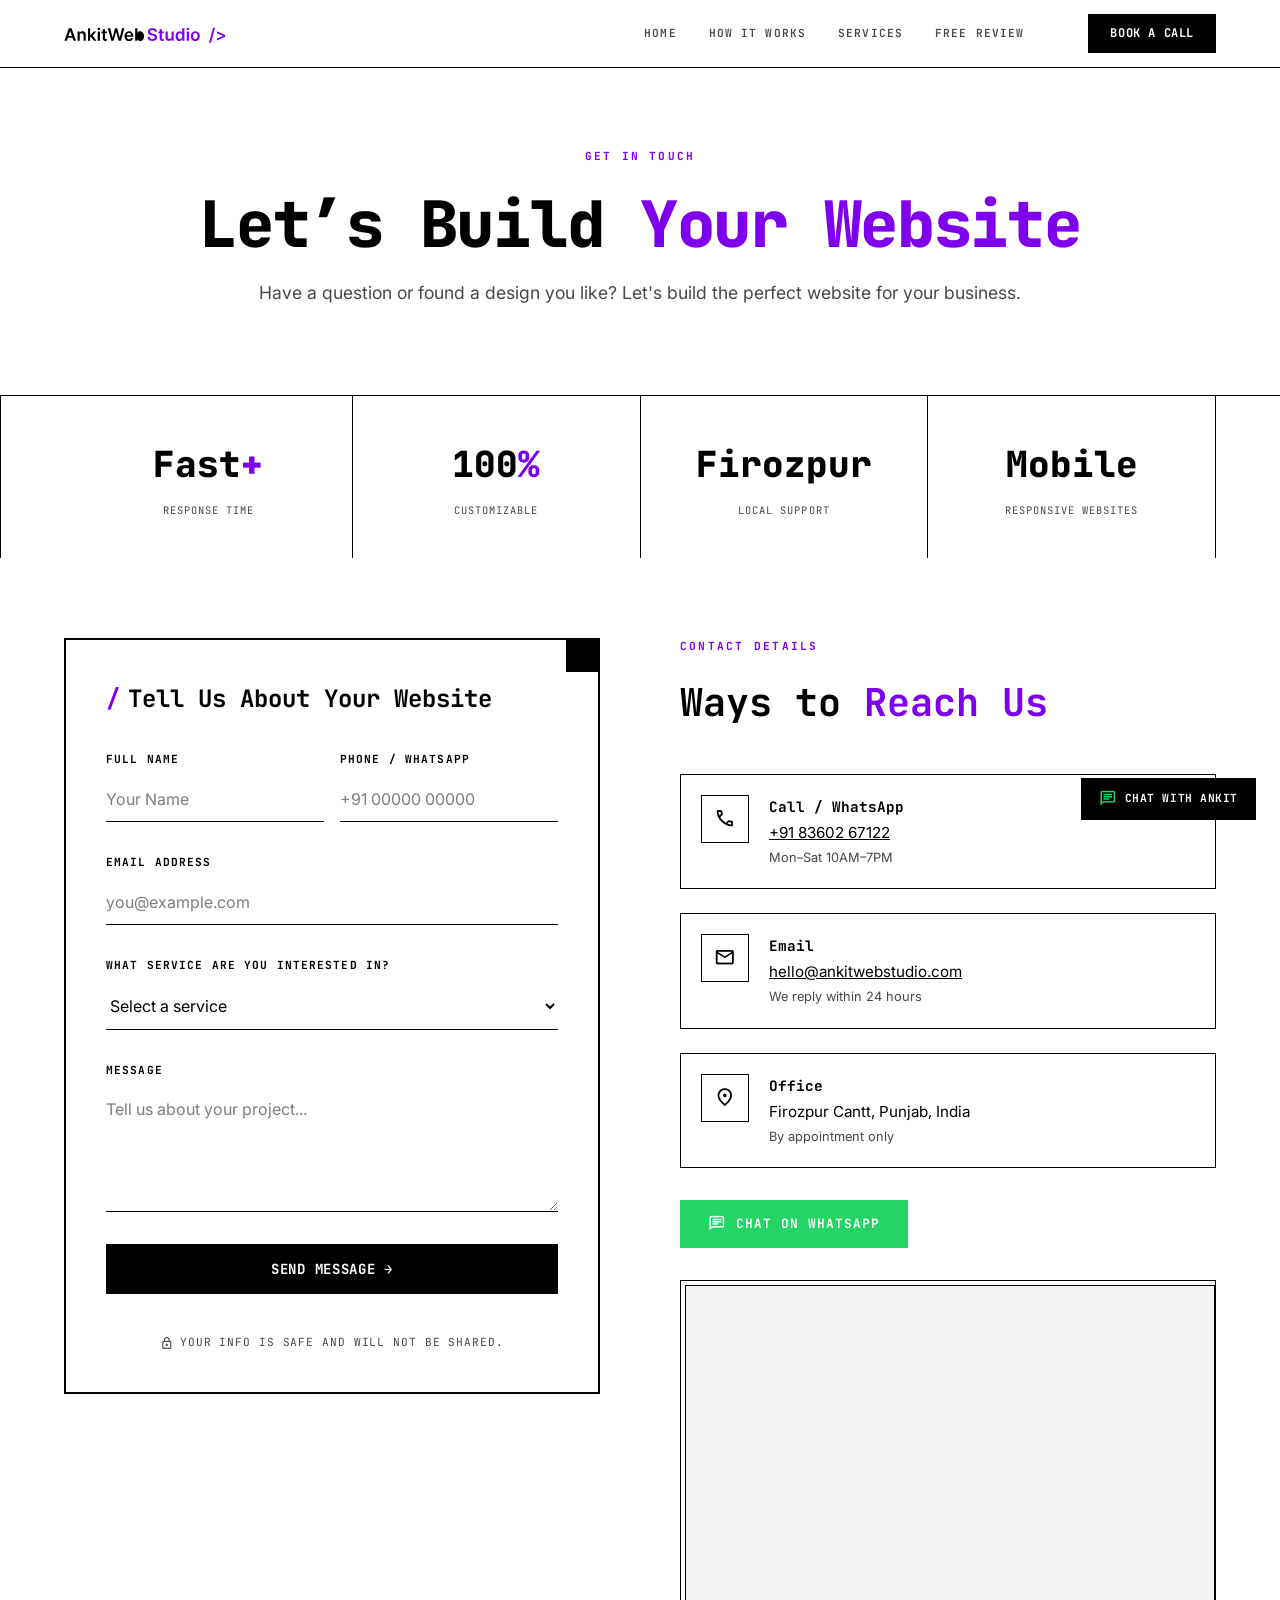
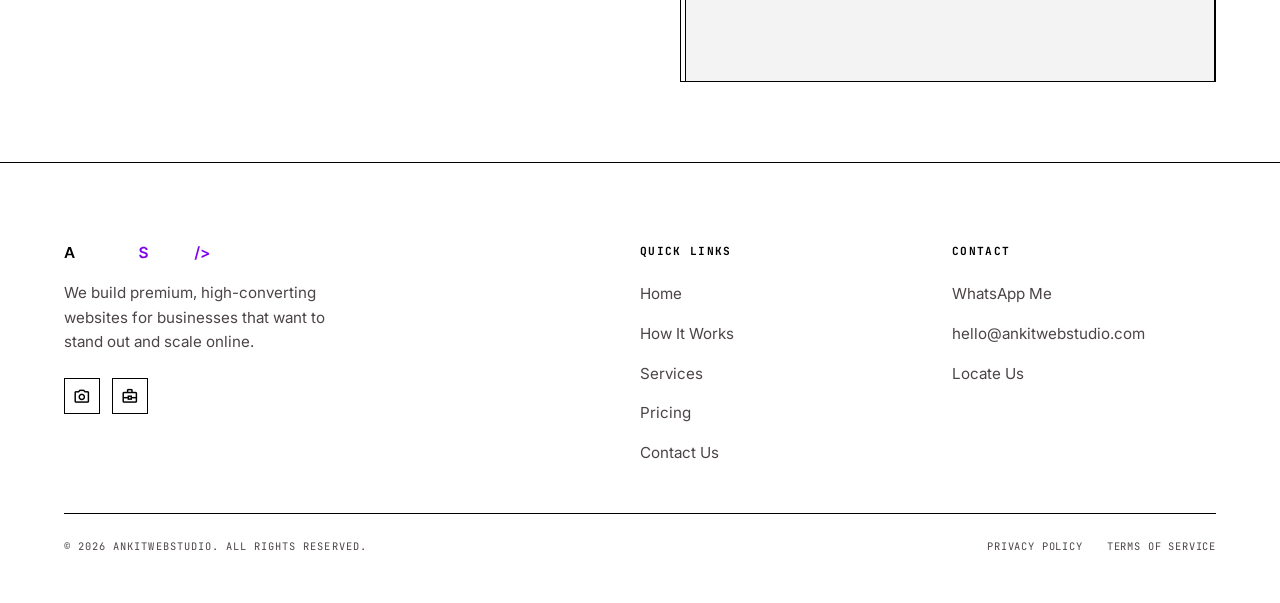
<file: contact.html>
<!DOCTYPE html>
<html lang="en">
<head>
  <meta charset="UTF-8" />
  <meta name="viewport" content="width=device-width, initial-scale=1.0" />
  <title>Contact Us — AnkitWebStudio</title>
  <meta name="description" content="Get in touch with AnkitWebStudio. We're based in Firozpur, Punjab, India. Call, WhatsApp, or send us a message." />
  <link rel="stylesheet" href="style.css" />
</head>
<body>

<!-- ── Header ──────────────────────────────────────────── -->
<header>
  <div class="header-inner">
    <a href="/" class="header-logo">
      <svg xmlns="http://www.w3.org/2000/svg" width="207" height="25" viewBox="0 0 207 25" fill="none" aria-label="AnkitWebStudio">
        <path d="M3.53845 21H0.525061L6.01157 5.41558H9.49675L14.9909 21H11.9775L7.81504 8.61161H7.69328L3.53845 21ZM3.63738 14.8895H11.8557V17.1572H3.63738V14.8895ZM19.6765 14.1514V21H16.9218V9.31169H19.5547V11.2978H19.6917C19.9606 10.6434 20.3892 10.1234 20.9777 9.73782C21.5713 9.35227 22.3043 9.1595 23.1769 9.1595C23.9835 9.1595 24.6861 9.33198 25.2847 9.67695C25.8884 10.0219 26.3551 10.5216 26.6849 11.176C27.0197 11.8305 27.1846 12.6244 27.1795 13.5578V21H24.4248V13.984C24.4248 13.2027 24.2219 12.5914 23.8161 12.1501C23.4153 11.7087 22.8598 11.488 22.1496 11.488C21.6676 11.488 21.239 11.5946 20.8636 11.8076C20.4932 12.0156 20.2015 12.3175 19.9885 12.7132C19.7805 13.1089 19.6765 13.5883 19.6765 14.1514ZM32.491 17.3322L32.4834 14.0068H32.9247L37.1252 9.31169H40.3441L35.1772 15.0645H34.6065L32.491 17.3322ZM29.9798 21V5.41558H32.7345V21H29.9798ZM37.3155 21L33.5107 15.6809L35.3674 13.7405L40.6104 21H37.3155ZM42.1799 21V9.31169H44.9346V21H42.1799ZM43.5648 7.6528C43.1286 7.6528 42.7531 7.50822 42.4386 7.21905C42.1241 6.92482 41.9668 6.57224 41.9668 6.16132C41.9668 5.74533 42.1241 5.39275 42.4386 5.10359C42.7531 4.80935 43.1286 4.66224 43.5648 4.66224C44.0062 4.66224 44.3816 4.80935 44.6911 5.10359C45.0056 5.39275 45.1628 5.74533 45.1628 6.16132C45.1628 6.57224 45.0056 6.92482 44.6911 7.21905C44.3816 7.50822 44.0062 7.6528 43.5648 7.6528ZM53.6038 9.31169V11.4424H46.8845V9.31169H53.6038ZM48.5434 6.51136H51.2981V17.4844C51.2981 17.8547 51.3539 18.1388 51.4655 18.3366C51.5822 18.5294 51.7343 18.6613 51.9221 18.7323C52.1098 18.8034 52.3178 18.8389 52.546 18.8389C52.7185 18.8389 52.8758 18.8262 53.0178 18.8008C53.1649 18.7755 53.2766 18.7526 53.3527 18.7323L53.8168 20.8859C53.6697 20.9366 53.4592 20.9924 53.1852 21.0533C52.9164 21.1141 52.5866 21.1497 52.196 21.1598C51.5061 21.1801 50.8846 21.0761 50.3317 20.8478C49.7787 20.6144 49.3399 20.2543 49.0152 19.7672C48.6956 19.2802 48.5383 18.6715 48.5434 17.9409V6.51136ZM59.1835 21L54.7852 5.41558H57.8214L60.6293 16.868H60.7739L63.7721 5.41558H66.5343L69.5401 16.8756H69.6771L72.485 5.41558H75.5213L71.1229 21H68.3378L65.2179 10.065H65.0961L61.9686 21H59.1835ZM81.3388 21.2283C80.1669 21.2283 79.1548 20.9848 78.3026 20.4978C77.4554 20.0057 76.8035 19.3107 76.3469 18.4127C75.8903 17.5097 75.662 16.4469 75.662 15.2243C75.662 14.022 75.8903 12.9668 76.3469 12.0587C76.8085 11.1456 77.4528 10.4354 78.2797 9.92806C79.1066 9.41569 80.0781 9.1595 81.1942 9.1595C81.9146 9.1595 82.5944 9.27618 83.2336 9.50954C83.8778 9.73782 84.446 10.0929 84.9381 10.5749C85.4353 11.0568 85.8259 11.6707 86.11 12.4164C86.3941 13.1571 86.5361 14.0398 86.5361 15.0645V15.9092H76.9557V14.0525H83.8956C83.8905 13.5249 83.7764 13.0556 83.5532 12.6447C83.33 12.2287 83.018 11.9015 82.6172 11.663C82.2215 11.4246 81.7598 11.3054 81.2322 11.3054C80.6691 11.3054 80.1745 11.4424 79.7484 11.7163C79.3222 11.9852 78.99 12.3403 78.7515 12.7817C78.5182 13.2179 78.3989 13.6973 78.3939 14.2199V15.8407C78.3939 16.5205 78.5182 17.1039 78.7667 17.5909C79.0153 18.0728 79.3628 18.4432 79.8093 18.7019C80.2557 18.9556 80.7782 19.0824 81.3768 19.0824C81.7776 19.0824 82.1403 19.0266 82.465 18.915C82.7897 18.7983 83.0712 18.6283 83.3097 18.4051C83.5481 18.1819 83.7282 17.9054 83.8499 17.5757L86.422 17.8649C86.2596 18.5446 85.9502 19.1382 85.4936 19.6455C85.0421 20.1477 84.4638 20.5384 83.7586 20.8174C83.0535 21.0913 82.2469 21.2283 81.3388 21.2283ZM88.9883 21V5.41558H91.743V11.2445H91.8571C91.9992 10.9604 92.1995 10.6586 92.4583 10.339C92.717 10.0143 93.067 9.73782 93.5084 9.50954C93.9498 9.27618 94.5129 9.1595 95.1977 9.1595C96.1007 9.1595 96.915 9.39032 97.6404 9.85197C98.3709 10.3085 98.9492 10.9858 99.3754 11.8837C99.8066 12.7766 100.022 13.8724 100.022 15.1711C100.022 16.4545 99.8117 17.5453 99.3906 18.4432C98.9695 19.3411 98.3963 20.026 97.6708 20.4978C96.9454 20.9696 96.1236 21.2055 95.2053 21.2055C94.5357 21.2055 93.9802 21.0939 93.5388 20.8706C93.0975 20.6474 92.7424 20.3786 92.4735 20.064C92.2097 19.7444 92.0042 19.4426 91.8571 19.1585H91.6973V21H88.9883Z" fill="black"/>
        <path d="M113.475 9.69978C113.404 9.03521 113.104 8.51776 112.577 8.14742C112.054 7.77709 111.374 7.59192 110.537 7.59192C109.949 7.59192 109.444 7.6807 109.023 7.85826C108.602 8.03582 108.28 8.27678 108.057 8.58117C107.834 8.88555 107.719 9.23306 107.714 9.62368C107.714 9.94836 107.788 10.2299 107.935 10.4683C108.087 10.7068 108.293 10.9097 108.551 11.0771C108.81 11.2394 109.097 11.3764 109.411 11.488C109.726 11.5996 110.043 11.6935 110.362 11.7696L111.823 12.1348C112.412 12.2718 112.978 12.457 113.52 12.6903C114.068 12.9237 114.558 13.2179 114.989 13.5731C115.425 13.9282 115.77 14.3568 116.024 14.8591C116.278 15.3613 116.404 15.9498 116.404 16.6245C116.404 17.5376 116.171 18.3417 115.704 19.0367C115.238 19.7267 114.563 20.2669 113.68 20.6576C112.803 21.0431 111.74 21.2359 110.492 21.2359C109.279 21.2359 108.227 21.0482 107.334 20.6728C106.446 20.2974 105.751 19.7495 105.249 19.0291C104.752 18.3087 104.483 17.4311 104.442 16.3962H107.22C107.26 16.939 107.428 17.3905 107.722 17.7507C108.016 18.1109 108.399 18.3798 108.871 18.5573C109.348 18.7349 109.88 18.8237 110.469 18.8237C111.083 18.8237 111.621 18.7323 112.082 18.5497C112.549 18.362 112.914 18.1033 113.178 17.7735C113.442 17.4387 113.576 17.0481 113.581 16.6017C113.576 16.1958 113.457 15.861 113.224 15.5972C112.99 15.3283 112.663 15.1051 112.242 14.9276C111.826 14.7449 111.339 14.5826 110.781 14.4405L109.008 13.984C107.724 13.6542 106.71 13.1545 105.964 12.4849C105.223 11.8102 104.853 10.9148 104.853 9.7987C104.853 8.88048 105.102 8.0764 105.599 7.38646C106.101 6.69653 106.783 6.16132 107.646 5.78084C108.508 5.39529 109.485 5.20252 110.575 5.20252C111.681 5.20252 112.65 5.39529 113.482 5.78084C114.319 6.16132 114.976 6.69146 115.453 7.37124C115.93 8.04596 116.176 8.82214 116.191 9.69978H113.475ZM124.636 9.31169V11.4424H117.917V9.31169H124.636ZM119.576 6.51136H122.33V17.4844C122.33 17.8547 122.386 18.1388 122.498 18.3366C122.614 18.5294 122.767 18.6613 122.954 18.7323C123.142 18.8034 123.35 18.8389 123.578 18.8389C123.751 18.8389 123.908 18.8262 124.05 18.8008C124.197 18.7755 124.309 18.7526 124.385 18.7323L124.849 20.8859C124.702 20.9366 124.492 20.9924 124.218 21.0533C123.949 21.1141 123.619 21.1497 123.228 21.1598C122.538 21.1801 121.917 21.0761 121.364 20.8478C120.811 20.6144 120.372 20.2543 120.048 19.7672C119.728 19.2802 119.571 18.6715 119.576 17.9409V6.51136ZM134.39 16.0842V9.31169H137.144V21H134.473V18.9226H134.352C134.088 19.577 133.654 20.1122 133.05 20.5282C132.452 20.9442 131.714 21.1522 130.836 21.1522C130.07 21.1522 129.393 20.9822 128.804 20.6423C128.221 20.2974 127.764 19.7977 127.435 19.1433C127.105 18.4838 126.94 17.6873 126.94 16.7539V9.31169H129.695V16.3277C129.695 17.0684 129.897 17.6569 130.303 18.0931C130.709 18.5294 131.242 18.7476 131.901 18.7476C132.307 18.7476 132.7 18.6486 133.081 18.4508C133.461 18.2529 133.773 17.9587 134.017 17.5681C134.265 17.1724 134.39 16.6778 134.39 16.0842ZM144.314 21.2055C143.396 21.2055 142.574 20.9696 141.849 20.4978C141.124 20.026 140.55 19.3411 140.129 18.4432C139.708 17.5453 139.498 16.4545 139.498 15.1711C139.498 13.8724 139.711 12.7766 140.137 11.8837C140.568 10.9858 141.149 10.3085 141.879 9.85197C142.61 9.39032 143.424 9.1595 144.322 9.1595C145.007 9.1595 145.57 9.27618 146.011 9.50954C146.453 9.73782 146.803 10.0143 147.062 10.339C147.32 10.6586 147.521 10.9604 147.663 11.2445H147.777V5.41558H150.539V21H147.83V19.1585H147.663C147.521 19.4426 147.315 19.7444 147.046 20.064C146.777 20.3786 146.422 20.6474 145.981 20.8706C145.54 21.0939 144.984 21.2055 144.314 21.2055ZM145.083 18.9454C145.666 18.9454 146.164 18.7881 146.574 18.4736C146.985 18.154 147.297 17.7101 147.51 17.1419C147.724 16.5738 147.83 15.9117 147.83 15.1558C147.83 14.4 147.724 13.743 147.51 13.185C147.302 12.6269 146.993 12.1932 146.582 11.8837C146.176 11.5743 145.677 11.4195 145.083 11.4195C144.469 11.4195 143.957 11.5793 143.546 11.8989C143.135 12.2185 142.826 12.6599 142.618 13.223C142.41 13.7861 142.306 14.4304 142.306 15.1558C142.306 15.8864 142.41 16.5383 142.618 17.1115C142.831 17.6797 143.143 18.1287 143.553 18.4584C143.969 18.7831 144.479 18.9454 145.083 18.9454ZM153.474 21V9.31169H156.229V21H153.474ZM154.859 7.6528C154.423 7.6528 154.048 7.50822 153.733 7.21905C153.419 6.92482 153.261 6.57224 153.261 6.16132C153.261 5.74533 153.419 5.39275 153.733 5.10359C154.048 4.80935 154.423 4.66224 154.859 4.66224C155.301 4.66224 155.676 4.80935 155.986 5.10359C156.3 5.39275 156.457 5.74533 156.457 6.16132C156.457 6.57224 156.3 6.92482 155.986 7.21905C155.676 7.50822 155.301 7.6528 154.859 7.6528ZM164.16 21.2283C163.019 21.2283 162.03 20.9772 161.192 20.4749C160.355 19.9727 159.706 19.2701 159.244 18.3671C158.788 17.4641 158.56 16.4089 158.56 15.2015C158.56 13.9941 158.788 12.9364 159.244 12.0283C159.706 11.1202 160.355 10.4151 161.192 9.91284C162.03 9.41061 163.019 9.1595 164.16 9.1595C165.302 9.1595 166.291 9.41061 167.128 9.91284C167.965 10.4151 168.612 11.1202 169.068 12.0283C169.53 12.9364 169.761 13.9941 169.761 15.2015C169.761 16.4089 169.53 17.4641 169.068 18.3671C168.612 19.2701 167.965 19.9727 167.128 20.4749C166.291 20.9772 165.302 21.2283 164.16 21.2283ZM164.175 19.0215C164.794 19.0215 165.312 18.8516 165.728 18.5117C166.144 18.1667 166.453 17.7051 166.656 17.1267C166.864 16.5484 166.968 15.9041 166.968 15.1939C166.968 14.4786 166.864 13.8318 166.656 13.2534C166.453 12.67 166.144 12.2059 165.728 11.8609C165.312 11.5159 164.794 11.3434 164.175 11.3434C163.541 11.3434 163.014 11.5159 162.593 11.8609C162.177 12.2059 161.865 12.67 161.657 13.2534C161.454 13.8318 161.352 14.4786 161.352 15.1939C161.352 15.9041 161.454 16.5484 161.657 17.1267C161.865 17.7051 162.177 18.1667 162.593 18.5117C163.014 18.8516 163.541 19.0215 164.175 19.0215Z" fill="#7E00ED"/>
        <path d="M188.777 4.68506L183.755 23.3438H181.342L186.365 4.68506H188.777ZM201.531 15.9092L191.121 20.7184V18.017L198.517 14.8439L198.434 14.9884V14.6384L198.517 14.783L191.121 11.6098V8.90838L201.531 13.7176V15.9092Z" fill="#7E00ED"/>
      </svg>
    </a>
    <nav class="desktop-nav">
      <a href="/">HOME</a>
      <a href="/#how-it-works">HOW IT WORKS</a>
      <a href="services.html">SERVICES</a>
     <!--  <a href="services.html#pricing">PRICING</a> !--> 
      <a href="/#review">FREE REVIEW</a>
    </nav>
    <a href="tel:+918360267122" class="btn-primary btn-sm header-cta">Book a Call</a>
    <button class="hamburger" id="menuToggle" aria-label="Open menu">
      <span class="material-symbols-outlined">menu</span>
    </button>
  </div>
</header>

<!-- Mobile Menu -->
<div class="mobile-menu" id="mobileMenu">
  <div class="mobile-menu-top">
    <span style="font-family:var(--font-heading);font-weight:700;font-size:1rem">MENU</span>
    <button class="mobile-close" id="menuClose">&times;</button>
  </div>
  <nav>
    <a href="/">Home</a>
    <a href="/#how-it-works">How It Works</a>
    <a href="services.html">Services</a>
  <!--  <a href="services.html#pricing">Pricing</a>!--> 
    <a href="/#review">Free Review</a>
    <a href="contact.html">Contact</a>
  </nav>
  <div class="mobile-menu-ctas">
    <a href="services.html#pricing" class="btn-primary">Get Started &rarr;</a>
    <a href="tel:+918360267122" class="btn-secondary">Book a Call</a>
  </div>
</div>

<main>

  <!-- ── Contact Hero ───────────────────────────────────── -->
  <section class="services-hero container">
    <div class="anim">
      <div style="font-family:var(--font-heading);font-size:0.7rem;font-weight:700;letter-spacing:0.2em;text-transform:uppercase;color:var(--accent);margin-bottom:1.5rem">GET IN TOUCH</div>
      <h1>Let’s Build <span class="text-accent">Your Website</span></h1>
      <p class="sub">Have a question or found a design you like? Let's build the perfect website for your business.</p>
    </div>
  </section>

  <!-- ── Stats Bar ──────────────────────────────────────── -->
  <section class="stats-bar anim">
    <div class="container stats-grid">
      <div class="stat-item">
        <div class="stat-num">Fast<span class="text-accent">+</span></div>
        <div class="stat-label">Response Time</div>
      </div>
      <div class="stat-item">
        <div class="stat-num">100<span class="text-accent">%</span></div>
        <div class="stat-label">Customizable</div>
      </div>
      <div class="stat-item">
        <div class="stat-num">Firozpur<span class="text-accent"></span></div>
        <div class="stat-label">Local Support</div>
      </div>
      <div class="stat-item">
        <div class="stat-num">Mobile<span class="text-accent"></span></div>
        <div class="stat-label">Responsive Websites</div>
      </div>
    </div>
  </section>

  <!-- ── Contact Grid ───────────────────────────────────── -->
  <section class="container contact-section">
    <div class="contact-grid">

      <!-- Form -->
      <div class="anim" style="transition-delay:0.1s">
        <div class="form-card">
          <div class="form-card-corner"></div>
          <div class="form-card-title"><span class="slash">/</span> Tell Us About Your Website</div>
          <form action="https://formspree.io/f/xzdlzdrl" method="POST">
            <div class="form-fields">
              <div class="form-row-2">
                <div>
                  <label class="form-label" for="c_name">Full Name</label>
                  <input class="input-brutalist" type="text" id="c_name" name="name" required placeholder="Your Name" />
                </div>
                <div>
                  <label class="form-label" for="c_phone">Phone / WhatsApp</label>
                  <input class="input-brutalist" type="tel" id="c_phone" name="phone" required placeholder="+91 00000 00000" />
                </div>
              </div>
              <div>
                <label class="form-label" for="c_email">Email Address</label>
                <input class="input-brutalist" type="email" id="c_email" name="email" required placeholder="you@example.com" />
              </div>
              <div>
                <label class="form-label" for="c_service">What service are you interested in?</label>
                <select class="input-brutalist" id="c_service" name="service">
                  <option value="">Select a service</option>
                  <option>Business Websit</option>
                  <option>Luxury Website</option>
                  <option>E-Commerce Website</option>
                  <option>Website Redesign</option>
                  <option>SEO & Performance</option>
                  <option>Website Customization</option>
                  <option>Other</option>
                </select>
              </div>
              <div>
                <label class="form-label" for="c_msg">Message</label>
                <textarea class="input-brutalist" id="c_msg" name="message" rows="5" required placeholder="Tell us about your project..."></textarea>
              </div>
              <button type="submit" class="btn-primary" style="width:100%;justify-content:center">Send Message &rarr;</button>
              <p class="form-privacy">
                <span class="material-symbols-outlined">lock</span>
                Your info is safe and will not be shared.
              </p>
            </div>
          </form>
        </div>
      </div>

      <!-- Contact Info -->
      <div class="contact-info anim" style="transition-delay:0.2s">
        <div class="contact-info-header">
          <div class="eyebrow-text">CONTACT DETAILS</div>
          <h2>Ways to <span class="text-accent">Reach Us</span></h2>
        </div>

        <div class="contact-info-items">
          <div class="contact-info-item">
            <div class="contact-info-icon"><span class="material-symbols-outlined">call</span></div>
            <div>
              <h4>Call / WhatsApp</h4>
              <a href="tel:+918360267122">+91 83602 67122</a>
              <small>Mon–Sat 10AM–7PM</small>
            </div>
          </div>
          <div class="contact-info-item">
            <div class="contact-info-icon"><span class="material-symbols-outlined">mail</span></div>
            <div>
              <h4>Email</h4>
              <a href="mailto:hello@ankitwebstudio.com">hello@ankitwebstudio.com</a>
              <small>We reply within 24 hours</small>
            </div>
          </div>
          <div class="contact-info-item">
            <div class="contact-info-icon"><span class="material-symbols-outlined">location_on</span></div>
            <div>
              <h4>Office</h4>
              <span>Firozpur Cantt, Punjab, India</span>
              <small>By appointment only</small>
            </div>
          </div>
        </div>

        <a href="https://wa.me/918360267122?text=Hi%20Ankit!%20I%20want%20to%20discuss%20a%20project." target="_blank" rel="noreferrer" class="whatsapp-btn">
          <span class="material-symbols-outlined">chat</span>
          Chat on WhatsApp
        </a>

        <!-- Map -->
        <div class="map-container" style="margin-top:2rem">
          <iframe src="https://www.google.com/maps/embed?pb=!1m18!1m12!1m3!1d54767.97257193576!2d74.57470505595008!3d30.914672060058198!2m3!1f0!2f0!3f0!3m2!1i1024!2i768!4f13.1!3m3!1m2!1s0x3919e8380e26bf27%3A0xef024b3e6cf858f2!2sFerozepur%20Cantt%2C%20Punjab!5e0!3m2!1sen!2sin!4v1781975484065!5m2!1sen!2sin" allowfullscreen="" loading="lazy" referrerpolicy="no-referrer-when-downgrade" title="AnkitWebStudio Location" style="height:240px"></iframe>
          <div class="map-shadow"></div>
        </div>
      </div>

    </div>
  </section>

</main>

<!-- ── Footer ─────────────────────────────────────────── -->
<footer>
  <div class="container">
    <div class="footer-grid">
      <div class="footer-brand">
        <svg xmlns="http://www.w3.org/2000/svg" height="18" viewBox="0 0 207 25" fill="none"><path d="M3.53845 21H0.525061L6.01157 5.41558H9.49675L14.9909 21H11.9775L7.81504 8.61161H7.69328L3.53845 21ZM3.63738 14.8895H11.8557V17.1572H3.63738V14.8895Z" fill="black"/><path d="M113.475 9.69978C113.404 9.03521 113.104 8.51776 112.577 8.14742C112.054 7.77709 111.374 7.59192 110.537 7.59192C109.949 7.59192 109.444 7.6807 109.023 7.85826C108.602 8.03582 108.28 8.27678 108.057 8.58117C107.834 8.88555 107.719 9.23306 107.714 9.62368C107.714 9.94836 107.788 10.2299 107.935 10.4683C108.087 10.7068 108.293 10.9097 108.551 11.0771C108.81 11.2394 109.097 11.3764 109.411 11.488C109.726 11.5996 110.043 11.6935 110.362 11.7696L111.823 12.1348C112.412 12.2718 112.978 12.457 113.52 12.6903C114.068 12.9237 114.558 13.2179 114.989 13.5731C115.425 13.9282 115.77 14.3568 116.024 14.8591C116.278 15.3613 116.404 15.9498 116.404 16.6245C116.404 17.5376 116.171 18.3417 115.704 19.0367C115.238 19.7267 114.563 20.2669 113.68 20.6576C112.803 21.0431 111.74 21.2359 110.492 21.2359C109.279 21.2359 108.227 21.0482 107.334 20.6728C106.446 20.2974 105.751 19.7495 105.249 19.0291C104.752 18.3087 104.483 17.4311 104.442 16.3962H107.22C107.26 16.939 107.428 17.3905 107.722 17.7507C108.016 18.1109 108.399 18.3798 108.871 18.5573C109.348 18.7349 109.88 18.8237 110.469 18.8237C111.083 18.8237 111.621 18.7323 112.082 18.5497C112.549 18.362 112.914 18.1033 113.178 17.7735C113.442 17.4387 113.576 17.0481 113.581 16.6017C113.576 16.1958 113.457 15.861 113.224 15.5972C112.99 15.3283 112.663 15.1051 112.242 14.9276C111.826 14.7449 111.339 14.5826 110.781 14.4405L109.008 13.984C107.724 13.6542 106.71 13.1545 105.964 12.4849C105.223 11.8102 104.853 10.9148 104.853 9.7987C104.853 8.88048 105.102 8.0764 105.599 7.38646C106.101 6.69653 106.783 6.16132 107.646 5.78084C108.508 5.39529 109.485 5.20252 110.575 5.20252C111.681 5.20252 112.65 5.39529 113.482 5.78084C114.319 6.16132 114.976 6.69146 115.453 7.37124C115.93 8.04596 116.176 8.82214 116.191 9.69978H113.475Z" fill="#7E00ED"/><path d="M188.777 4.68506L183.755 23.3438H181.342L186.365 4.68506H188.777ZM201.531 15.9092L191.121 20.7184V18.017L198.517 14.8439L198.434 14.9884V14.6384L198.517 14.783L191.121 11.6098V8.90838L201.531 13.7176V15.9092Z" fill="#7E00ED"/></svg>
        <p>We build premium, high-converting websites for businesses that want to stand out and scale online.</p>
        <div class="footer-socials">
          <a href="https://instagram.com" target="_blank" rel="noreferrer" class="footer-social" aria-label="Instagram"><span class="material-symbols-outlined">camera_alt</span></a>
          <a href="https://linkedin.com" target="_blank" rel="noreferrer" class="footer-social" aria-label="LinkedIn"><span class="material-symbols-outlined">business_center</span></a>
        </div>
      </div>
      <div class="footer-col">
        <h4>Quick Links</h4>
        <ul>
          <li><a href="/">Home</a></li>
          <li><a href="/#how-it-works">How It Works</a></li>
          <li><a href="services.html">Services</a></li>
          <li><a href="services.html#pricing">Pricing</a></li>
          <li><a href="contact.html">Contact Us</a></li>
        </ul>
      </div>
      <div class="footer-col">
        <h4>Contact</h4>
        <ul>
          <li><a href="https://wa.me/918360267122" target="_blank" rel="noreferrer">WhatsApp Me</a></li>
          <li><a href="mailto:hello@ankitwebstudio.com">hello@ankitwebstudio.com</a></li>
          <li><a href="contact.html">Locate Us</a></li>
        </ul>
      </div>
    </div>
    <div class="footer-bottom">
      <p class="footer-copy">&copy; 2026 AnkitWebStudio. All rights reserved.</p>
      <div class="footer-links">
        <a href="#">Privacy Policy</a>
        <a href="#">Terms of Service</a>
      </div>
    </div>
  </div>
</footer>

<a href="https://wa.me/918360267122?text=Hi%20Ankit!%20I%20found%20your%20website%20and%20I'm%20interested%20in%20getting%20a%20website%20built." target="_blank" rel="noreferrer" class="whatsapp-fab">
  <span class="material-symbols-outlined">chat</span>
  Chat with Ankit
</a>

<div class="mobile-cta-bar">
  <a href="services.html#pricing" class="btn-primary">Get Started &rarr;</a>
  <a href="tel:+918360267122" class="btn-secondary">Book a Call</a>
</div>

<script src="main.js"></script>
</body>
</html>
</file>
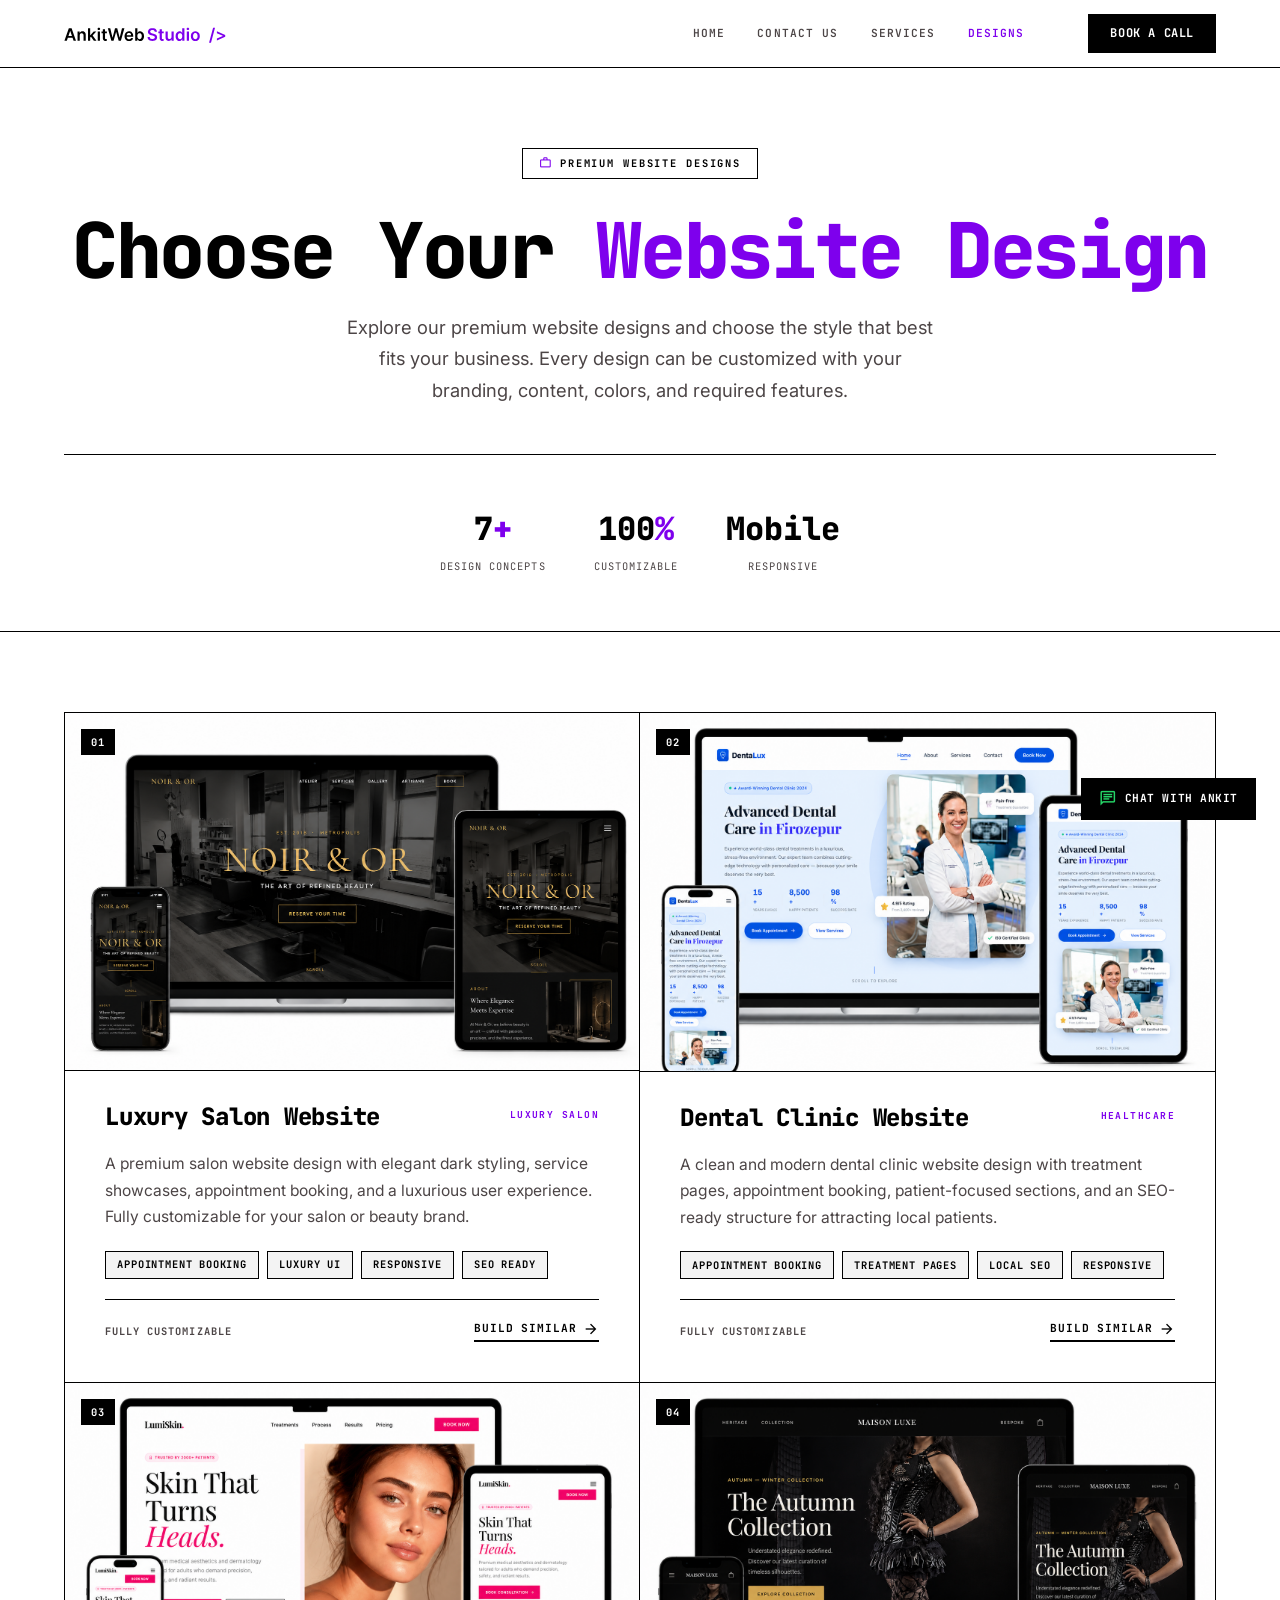
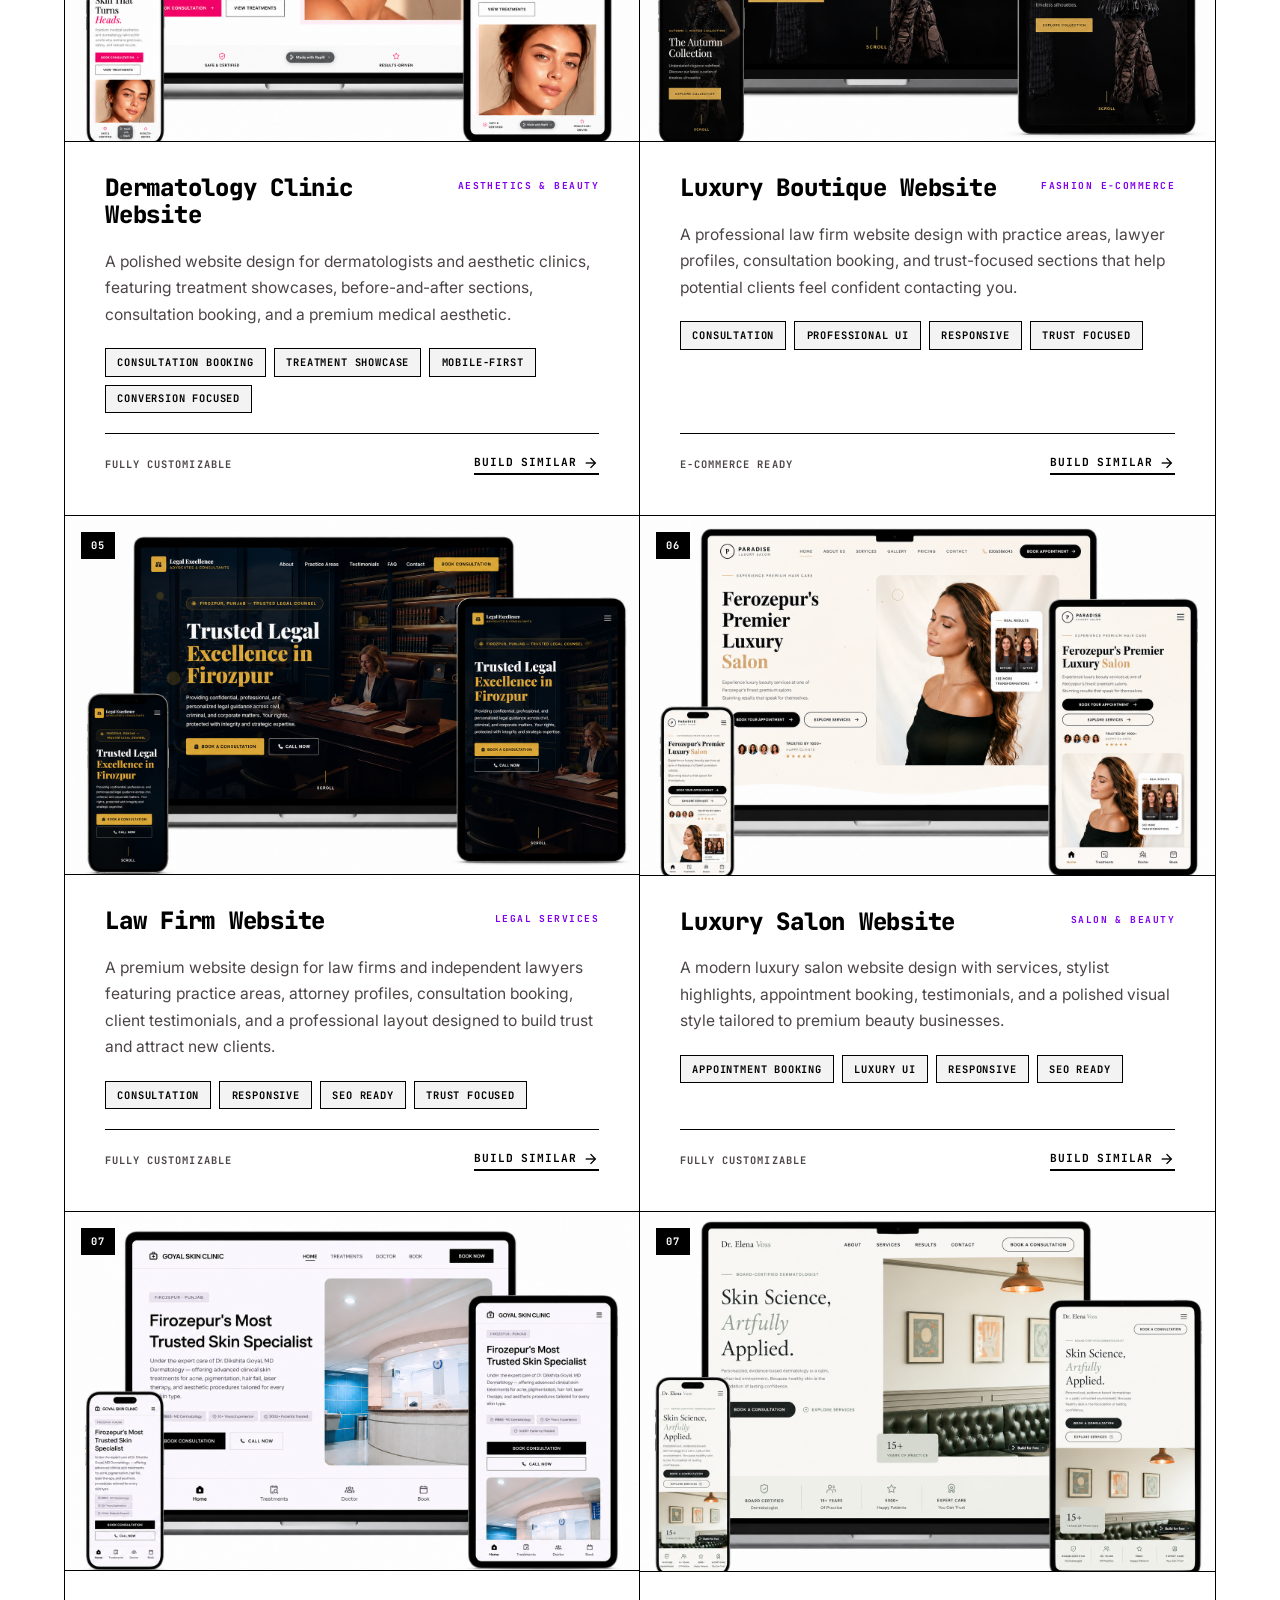
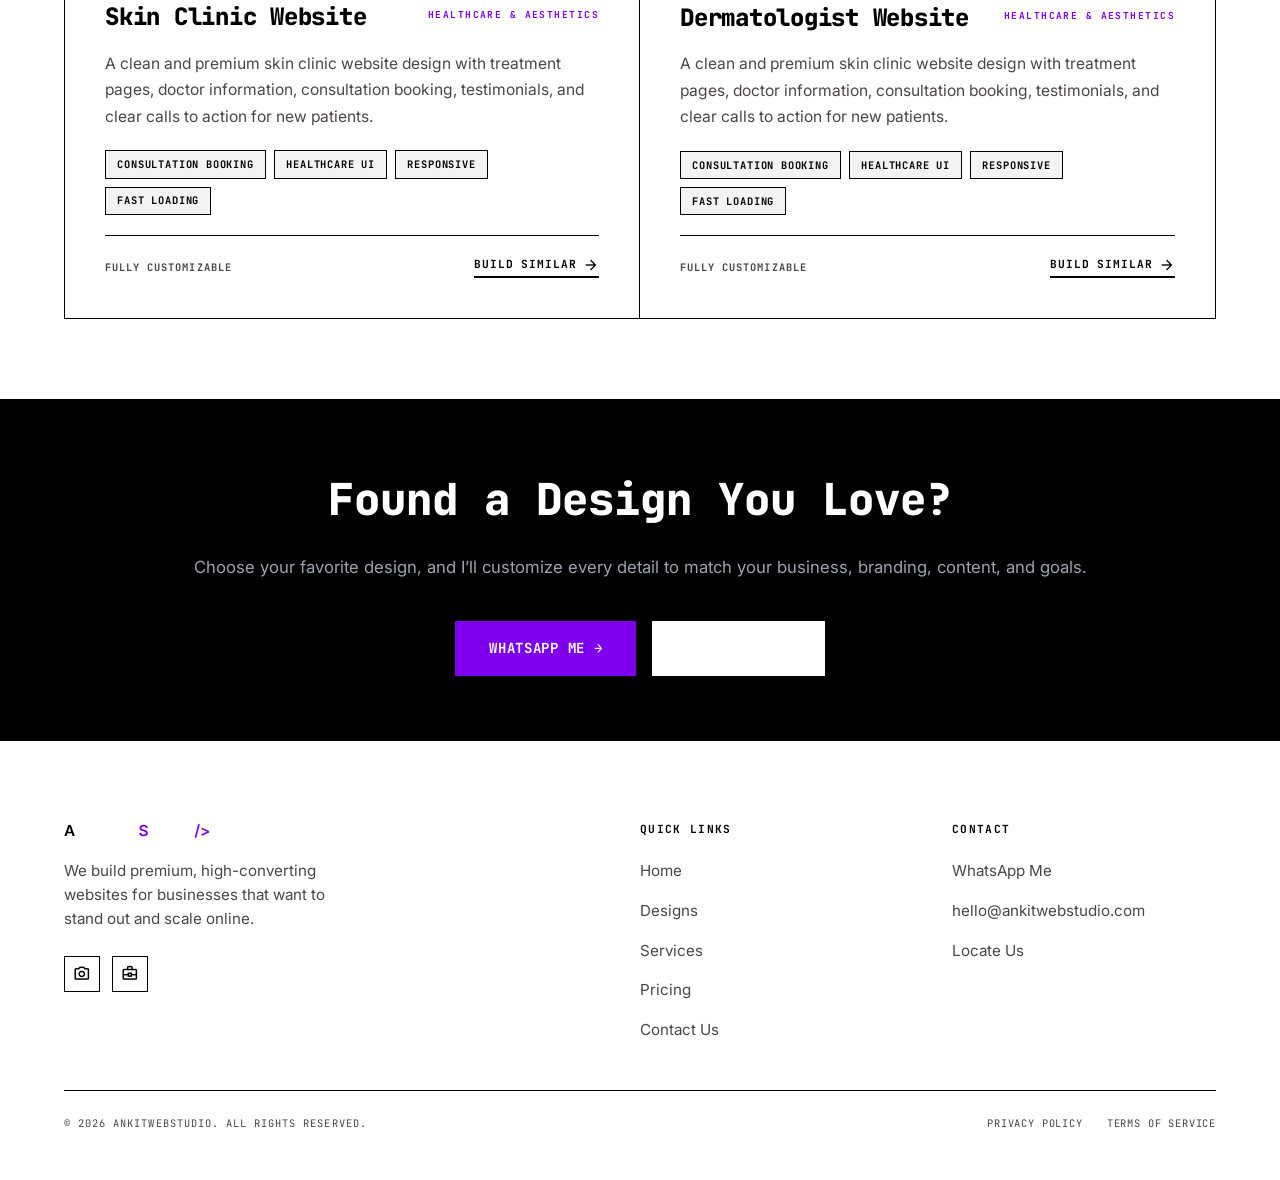
<file: projects.html>
<!DOCTYPE html>
<html lang="en">
<head>
  <meta charset="UTF-8" />
  <meta name="viewport" content="width=device-width, initial-scale=1.0" />
  <title>Website Designs — AnkitWebStudio</title>
  <meta name="description" content="Explore premium website designs by AnkitWebStudio. Choose your preferred style and get it fully customized for your business, brand, and goals." />
  <link rel="stylesheet" href="style.css" />
  <style>
    /* ── Projects Page Styles ─────────────────────────── */
    .projects-hero {
      padding-block: 5rem 3.5rem;
      text-align: center;
      border-bottom: var(--border);
    }
    .projects-hero .kicker-tag {
      display: inline-flex;
      align-items: center;
      gap: 0.5rem;
      border: var(--border);
      padding: 0.4rem 1rem;
      font-family: var(--font-heading);
      font-size: 0.65rem;
      font-weight: 700;
      letter-spacing: 0.18em;
      text-transform: uppercase;
      margin-bottom: 2rem;
    }
    .projects-hero .kicker-tag span { color: var(--accent); font-size: 0.8rem; }
    .projects-hero h1 {
      font-family: var(--font-heading);
      font-size: clamp(2.75rem, 6vw, 5rem);
      font-weight: 800;
      line-height: 1.05;
      letter-spacing: -0.03em;
      margin-bottom: 1.25rem;
    }
    .projects-hero p {
      color: var(--muted-fg);
      font-size: 1.15rem;
      max-width: 50ch;
      margin-inline: auto;
      line-height: 1.7;
    }
    .projects-count {
      display: flex;
      justify-content: center;
      gap: 3rem;
      margin-top: 3rem;
      padding-top: 3rem;
      border-top: var(--border);
    }
    .projects-count-item { text-align: center; }
    .projects-count-num {
      font-family: var(--font-heading);
      font-size: 2rem;
      font-weight: 800;
      color: var(--black);
    }
    .projects-count-num span { color: var(--accent); }
    .projects-count-label {
      font-family: var(--font-heading);
      font-size: 0.65rem;
      text-transform: uppercase;
      letter-spacing: 0.1em;
      color: var(--muted-fg);
      margin-top: 0.25rem;
    }

    /* ── Project Grid ─────────────────────────────────── */
    .projects-section { padding-block: 5rem; }
    .projects-grid {
      display: grid;
      grid-template-columns: 1fr 1fr;
      gap: 0;
      border: var(--border);
    }
    .project-card {
      border-right: var(--border);
      border-bottom: var(--border);
      background: var(--white);
      overflow: hidden;
      position: relative;
      transition: background 0.2s;
      display: flex;
      flex-direction: column;
    }
    .project-card:nth-child(even) { border-right: none; }
    .project-card:nth-last-child(-n+2) { border-bottom: none; }
    .project-card-img {
      width: 100%;
      aspect-ratio: 16/10;
      overflow: hidden;
      position: relative;
      background: var(--muted);
      border-bottom: var(--border);
    }
    .project-card-img img {
      width: 100%;
      height: 100%;
      object-fit: cover;
      object-position: top center;
      transition: transform 0.5s ease;
      display: block;
    }
    .project-card:hover .project-card-img img { transform: scale(1.03); }
    .project-card-num {
      position: absolute;
      top: 1rem;
      left: 1rem;
      font-family: var(--font-heading);
      font-size: 0.65rem;
      font-weight: 700;
      letter-spacing: 0.15em;
      background: var(--black);
      color: var(--white);
      padding: 0.3rem 0.6rem;
    }
    .project-card-body { padding: 2rem 2.5rem 2.5rem; flex: 1; display: flex; flex-direction: column; gap: 1.25rem; }
    .project-card-header { display: flex; align-items: flex-start; justify-content: space-between; gap: 1rem; }
    .project-card-title {
      font-family: var(--font-heading);
      font-size: 1.5rem;
      font-weight: 800;
      letter-spacing: -0.01em;
      line-height: 1.15;
    }
    .project-card-type {
      font-family: var(--font-heading);
      font-size: 0.6rem;
      font-weight: 700;
      letter-spacing: 0.15em;
      text-transform: uppercase;
      color: var(--accent);
      white-space: nowrap;
      padding-top: 0.25rem;
    }
    .project-card-desc {
      color: var(--muted-fg);
      font-size: 0.975rem;
      line-height: 1.7;
    }
    .project-card-tags { display: flex; flex-wrap: wrap; gap: 0.5rem; }
    .project-tag {
      font-family: var(--font-heading);
      font-size: 0.65rem;
      font-weight: 700;
      text-transform: uppercase;
      letter-spacing: 0.08em;
      border: var(--border);
      padding: 0.3rem 0.7rem;
      background: var(--muted);
      transition: background 0.15s, color 0.15s;
    }
    .project-tag:hover { background: var(--black); color: var(--white); }
    .project-card-footer {
      margin-top: auto;
      padding-top: 1.25rem;
      border-top: var(--border);
      display: flex;
      align-items: center;
      justify-content: space-between;
    }
    .project-card-footer-label {
      font-family: var(--font-heading);
      font-size: 0.65rem;
      font-weight: 700;
      text-transform: uppercase;
      letter-spacing: 0.1em;
      color: var(--muted-fg);
    }
    .project-view-btn {
      display: inline-flex;
      align-items: center;
      gap: 0.4rem;
      font-family: var(--font-heading);
      font-size: 0.7rem;
      font-weight: 700;
      text-transform: uppercase;
      letter-spacing: 0.08em;
      color: var(--black);
      text-decoration: none;
      border-bottom: 2px solid var(--black);
      padding-bottom: 0.1rem;
      transition: color 0.15s, border-color 0.15s;
    }
    .project-view-btn:hover { color: var(--accent); border-color: var(--accent); }
    .project-view-btn .material-symbols-outlined { font-size: 1rem; transition: transform 0.2s; }
    .project-view-btn:hover .material-symbols-outlined { transform: translateX(3px); }

    /* ── CTA Strip ────────────────────────────────────── */
    .projects-cta-strip {
      border-top: var(--border);
      background: var(--black);
      color: var(--white);
      padding-block: 4rem;
      text-align: center;
    }
    .projects-cta-strip h2 {
      font-family: var(--font-heading);
      font-size: clamp(1.75rem, 3.5vw, 2.75rem);
      font-weight: 800;
      margin-bottom: 1.25rem;
    }
    .projects-cta-strip p { color: #9CA3AF; font-size: 1.05rem; margin-bottom: 2.5rem; }
    .projects-cta-strip .btn-primary {
      background: var(--accent);
      border-color: var(--accent);
      color: var(--white);
    }
    .projects-cta-strip .btn-primary:hover { opacity: 0.9; }
    .projects-cta-strip .btn-secondary {
      border-color: rgba(255,255,255,0.25);
      color: var(--white);
    }

    @media (max-width: 767px) {
      .projects-grid { grid-template-columns: 1fr; }
      .project-card { border-right: none !important; }
      .project-card:not(:last-child) { border-bottom: var(--border) !important; }
      .project-card-body { padding: 1.5rem; }
      .projects-count { gap: 1.5rem; }
    }
  </style>
</head>
<body>

<!-- ── Header ──────────────────────────────────────────── -->
<header>
  <div class="header-inner">
    <a href="/" class="header-logo">
      <svg xmlns="http://www.w3.org/2000/svg" width="207" height="25" viewBox="0 0 207 25" fill="none" aria-label="AnkitWebStudio">
        <path d="M3.53845 21H0.525061L6.01157 5.41558H9.49675L14.9909 21H11.9775L7.81504 8.61161H7.69328L3.53845 21ZM3.63738 14.8895H11.8557V17.1572H3.63738V14.8895ZM19.6765 14.1514V21H16.9218V9.31169H19.5547V11.2978H19.6917C19.9606 10.6434 20.3892 10.1234 20.9777 9.73782C21.5713 9.35227 22.3043 9.1595 23.1769 9.1595C23.9835 9.1595 24.6861 9.33198 25.2847 9.67695C25.8884 10.0219 26.3551 10.5216 26.6849 11.176C27.0197 11.8305 27.1846 12.6244 27.1795 13.5578V21H24.4248V13.984C24.4248 13.2027 24.2219 12.5914 23.8161 12.1501C23.4153 11.7087 22.8598 11.488 22.1496 11.488C21.6676 11.488 21.239 11.5946 20.8636 11.8076C20.4932 12.0156 20.2015 12.3175 19.9885 12.7132C19.7805 13.1089 19.6765 13.5883 19.6765 14.1514ZM32.491 17.3322L32.4834 14.0068H32.9247L37.1252 9.31169H40.3441L35.1772 15.0645H34.6065L32.491 17.3322ZM29.9798 21V5.41558H32.7345V21H29.9798ZM37.3155 21L33.5107 15.6809L35.3674 13.7405L40.6104 21H37.3155ZM42.1799 21V9.31169H44.9346V21H42.1799ZM43.5648 7.6528C43.1286 7.6528 42.7531 7.50822 42.4386 7.21905C42.1241 6.92482 41.9668 6.57224 41.9668 6.16132C41.9668 5.74533 42.1241 5.39275 42.4386 5.10359C42.7531 4.80935 43.1286 4.66224 43.5648 4.66224C44.0062 4.66224 44.3816 4.80935 44.6911 5.10359C45.0056 5.39275 45.1628 5.74533 45.1628 6.16132C45.1628 6.57224 45.0056 6.92482 44.6911 7.21905C44.3816 7.50822 44.0062 7.6528 43.5648 7.6528ZM53.6038 9.31169V11.4424H46.8845V9.31169H53.6038ZM48.5434 6.51136H51.2981V17.4844C51.2981 17.8547 51.3539 18.1388 51.4655 18.3366C51.5822 18.5294 51.7343 18.6613 51.9221 18.7323C52.1098 18.8034 52.3178 18.8389 52.546 18.8389C52.7185 18.8389 52.8758 18.8262 53.0178 18.8008C53.1649 18.7755 53.2766 18.7526 53.3527 18.7323L53.8168 20.8859C53.6697 20.9366 53.4592 20.9924 53.1852 21.0533C52.9164 21.1141 52.5866 21.1497 52.196 21.1598C51.5061 21.1801 50.8846 21.0761 50.3317 20.8478C49.7787 20.6144 49.3399 20.2543 49.0152 19.7672C48.6956 19.2802 48.5383 18.6715 48.5434 17.9409V6.51136ZM59.1835 21L54.7852 5.41558H57.8214L60.6293 16.868H60.7739L63.7721 5.41558H66.5343L69.5401 16.8756H69.6771L72.485 5.41558H75.5213L71.1229 21H68.3378L65.2179 10.065H65.0961L61.9686 21H59.1835ZM81.3388 21.2283C80.1669 21.2283 79.1548 20.9848 78.3026 20.4978C77.4554 20.0057 76.8035 19.3107 76.3469 18.4127C75.8903 17.5097 75.662 16.4469 75.662 15.2243C75.662 14.022 75.8903 12.9668 76.3469 12.0587C76.8085 11.1456 77.4528 10.4354 78.2797 9.92806C79.1066 9.41569 80.0781 9.1595 81.1942 9.1595C81.9146 9.1595 82.5944 9.27618 83.2336 9.50954C83.8778 9.73782 84.446 10.0929 84.9381 10.5749C85.4353 11.0568 85.8259 11.6707 86.11 12.4164C86.3941 13.1571 86.5361 14.0398 86.5361 15.0645V15.9092H76.9557V14.0525H83.8956C83.8905 13.5249 83.7764 13.0556 83.5532 12.6447C83.33 12.2287 83.018 11.9015 82.6172 11.663C82.2215 11.4246 81.7598 11.3054 81.2322 11.3054C80.6691 11.3054 80.1745 11.4424 79.7484 11.7163C79.3222 11.9852 78.99 12.3403 78.7515 12.7817C78.5182 13.2179 78.3989 13.6973 78.3939 14.2199V15.8407C78.3939 16.5205 78.5182 17.1039 78.7667 17.5909C79.0153 18.0728 79.3628 18.4432 79.8093 18.7019C80.2557 18.9556 80.7782 19.0824 81.3768 19.0824C81.7776 19.0824 82.1403 19.0266 82.465 18.915C82.7897 18.7983 83.0712 18.6283 83.3097 18.4051C83.5481 18.1819 83.7282 17.9054 83.8499 17.5757L86.422 17.8649C86.2596 18.5446 85.9502 19.1382 85.4936 19.6455C85.0421 20.1477 84.4638 20.5384 83.7586 20.8174C83.0535 21.0913 82.2469 21.2283 81.3388 21.2283ZM88.9883 21V5.41558H91.743V11.2445H91.8571C91.9992 10.9604 92.1995 10.6586 92.4583 10.339C92.717 10.0143 93.067 9.73782 93.5084 9.50954C93.9498 9.27618 94.5129 9.1595 95.1977 9.1595C96.1007 9.1595 96.915 9.39032 97.6404 9.85197C98.3709 10.3085 98.9492 10.9858 99.3754 11.8837C99.8066 12.7766 100.022 13.8724 100.022 15.1711C100.022 16.4545 99.8117 17.5453 99.3906 18.4432C98.9695 19.3411 98.3963 20.026 97.6708 20.4978C96.9454 20.9696 96.1236 21.2055 95.2053 21.2055C94.5357 21.2055 93.9802 21.0939 93.5388 20.8706C93.0975 20.6474 92.7424 20.3786 92.4735 20.064C92.2097 19.7444 92.0042 19.4426 91.8571 19.1585H91.6973V21H88.9883ZM91.6897 15.1558C91.6897 15.9117 91.7962 16.5738 92.0093 17.1419C92.2275 17.7101 92.5394 18.154 92.9453 18.4736C93.3562 18.7881 93.8534 18.9454 94.4368 18.9454C95.0455 18.9454 95.5554 18.7831 95.9663 18.4584C96.3772 18.1287 96.6867 17.6797 96.8947 17.1115C97.1077 16.5383 97.2143 15.8864 97.2143 15.1558C97.2143 14.4304 97.1103 13.7861 96.9023 13.223C96.6943 12.6599 96.3848 12.2185 95.9739 11.8989C95.563 11.5793 95.0506 11.4195 94.4368 11.4195C93.8483 11.4195 93.3486 11.5743 92.9377 11.8837C92.5268 12.1932 92.2148 12.6269 92.0017 13.185C91.7937 13.743 91.6897 14.4 91.6897 15.1558Z" fill="black"/>
        <path d="M113.475 9.69978C113.404 9.03521 113.104 8.51776 112.577 8.14742C112.054 7.77709 111.374 7.59192 110.537 7.59192C109.949 7.59192 109.444 7.6807 109.023 7.85826C108.602 8.03582 108.28 8.27678 108.057 8.58117C107.834 8.88555 107.719 9.23306 107.714 9.62368C107.714 9.94836 107.788 10.2299 107.935 10.4683C108.087 10.7068 108.293 10.9097 108.551 11.0771C108.81 11.2394 109.097 11.3764 109.411 11.488C109.726 11.5996 110.043 11.6935 110.362 11.7696L111.823 12.1348C112.412 12.2718 112.978 12.457 113.52 12.6903C114.068 12.9237 114.558 13.2179 114.989 13.5731C115.425 13.9282 115.77 14.3568 116.024 14.8591C116.278 15.3613 116.404 15.9498 116.404 16.6245C116.404 17.5376 116.171 18.3417 115.704 19.0367C115.238 19.7267 114.563 20.2669 113.68 20.6576C112.803 21.0431 111.74 21.2359 110.492 21.2359C109.279 21.2359 108.227 21.0482 107.334 20.6728C106.446 20.2974 105.751 19.7495 105.249 19.0291C104.752 18.3087 104.483 17.4311 104.442 16.3962H107.22C107.26 16.939 107.428 17.3905 107.722 17.7507C108.016 18.1109 108.399 18.3798 108.871 18.5573C109.348 18.7349 109.88 18.8237 110.469 18.8237C111.083 18.8237 111.621 18.7323 112.082 18.5497C112.549 18.362 112.914 18.1033 113.178 17.7735C113.442 17.4387 113.576 17.0481 113.581 16.6017C113.576 16.1958 113.457 15.861 113.224 15.5972C112.99 15.3283 112.663 15.1051 112.242 14.9276C111.826 14.7449 111.339 14.5826 110.781 14.4405L109.008 13.984C107.724 13.6542 106.71 13.1545 105.964 12.4849C105.223 11.8102 104.853 10.9148 104.853 9.7987C104.853 8.88048 105.102 8.0764 105.599 7.38646C106.101 6.69653 106.783 6.16132 107.646 5.78084C108.508 5.39529 109.485 5.20252 110.575 5.20252C111.681 5.20252 112.65 5.39529 113.482 5.78084C114.319 6.16132 114.976 6.69146 115.453 7.37124C115.93 8.04596 116.176 8.82214 116.191 9.69978H113.475ZM124.636 9.31169V11.4424H117.917V9.31169H124.636ZM119.576 6.51136H122.33V17.4844C122.33 17.8547 122.386 18.1388 122.498 18.3366C122.614 18.5294 122.767 18.6613 122.954 18.7323C123.142 18.8034 123.35 18.8389 123.578 18.8389C123.751 18.8389 123.908 18.8262 124.05 18.8008C124.197 18.7755 124.309 18.7526 124.385 18.7323L124.849 20.8859C124.702 20.9366 124.492 20.9924 124.218 21.0533C123.949 21.1141 123.619 21.1497 123.228 21.1598C122.538 21.1801 121.917 21.0761 121.364 20.8478C120.811 20.6144 120.372 20.2543 120.048 19.7672C119.728 19.2802 119.571 18.6715 119.576 17.9409V6.51136ZM134.39 16.0842V9.31169H137.144V21H134.473V18.9226H134.352C134.088 19.577 133.654 20.1122 133.05 20.5282C132.452 20.9442 131.714 21.1522 130.836 21.1522C130.07 21.1522 129.393 20.9822 128.804 20.6423C128.221 20.2974 127.764 19.7977 127.435 19.1433C127.105 18.4838 126.94 17.6873 126.94 16.7539V9.31169H129.695V16.3277C129.695 17.0684 129.897 17.6569 130.303 18.0931C130.709 18.5294 131.242 18.7476 131.901 18.7476C132.307 18.7476 132.7 18.6486 133.081 18.4508C133.461 18.2529 133.773 17.9587 134.017 17.5681C134.265 17.1724 134.39 16.6778 134.39 16.0842ZM144.314 21.2055C143.396 21.2055 142.574 20.9696 141.849 20.4978C141.124 20.026 140.55 19.3411 140.129 18.4432C139.708 17.5453 139.498 16.4545 139.498 15.1711C139.498 13.8724 139.711 12.7766 140.137 11.8837C140.568 10.9858 141.149 10.3085 141.879 9.85197C142.61 9.39032 143.424 9.1595 144.322 9.1595C145.007 9.1595 145.57 9.27618 146.011 9.50954C146.453 9.73782 146.803 10.0143 147.062 10.339C147.32 10.6586 147.521 10.9604 147.663 11.2445H147.777V5.41558H150.539V21H147.83V19.1585H147.663C147.521 19.4426 147.315 19.7444 147.046 20.064C146.777 20.3786 146.422 20.6474 145.981 20.8706C145.54 21.0939 144.984 21.2055 144.314 21.2055ZM145.083 18.9454C145.666 18.9454 146.164 18.7881 146.574 18.4736C146.985 18.154 147.297 17.7101 147.51 17.1419C147.724 16.5738 147.83 15.9117 147.83 15.1558C147.83 14.4 147.724 13.743 147.51 13.185C147.302 12.6269 146.993 12.1932 146.582 11.8837C146.176 11.5743 145.677 11.4195 145.083 11.4195C144.469 11.4195 143.957 11.5793 143.546 11.8989C143.135 12.2185 142.826 12.6599 142.618 13.223C142.41 13.7861 142.306 14.4304 142.306 15.1558C142.306 15.8864 142.41 16.5383 142.618 17.1115C142.831 17.6797 143.143 18.1287 143.553 18.4584C143.969 18.7831 144.479 18.9454 145.083 18.9454ZM153.474 21V9.31169H156.229V21H153.474ZM154.859 7.6528C154.423 7.6528 154.048 7.50822 153.733 7.21905C153.419 6.92482 153.261 6.57224 153.261 6.16132C153.261 5.74533 153.419 5.39275 153.733 5.10359C154.048 4.80935 154.423 4.66224 154.859 4.66224C155.301 4.66224 155.676 4.80935 155.986 5.10359C156.3 5.39275 156.457 5.74533 156.457 6.16132C156.457 6.57224 156.3 6.92482 155.986 7.21905C155.676 7.50822 155.301 7.6528 154.859 7.6528ZM164.16 21.2283C163.019 21.2283 162.03 20.9772 161.192 20.4749C160.355 19.9727 159.706 19.2701 159.244 18.3671C158.788 17.4641 158.56 16.4089 158.56 15.2015C158.56 13.9941 158.788 12.9364 159.244 12.0283C159.706 11.1202 160.355 10.4151 161.192 9.91284C162.03 9.41061 163.019 9.1595 164.16 9.1595C165.302 9.1595 166.291 9.41061 167.128 9.91284C167.965 10.4151 168.612 11.1202 169.068 12.0283C169.53 12.9364 169.761 13.9941 169.761 15.2015C169.761 16.4089 169.53 17.4641 169.068 18.3671C168.612 19.2701 167.965 19.9727 167.128 20.4749C166.291 20.9772 165.302 21.2283 164.16 21.2283ZM164.175 19.0215C164.794 19.0215 165.312 18.8516 165.728 18.5117C166.144 18.1667 166.453 17.7051 166.656 17.1267C166.864 16.5484 166.968 15.9041 166.968 15.1939C166.968 14.4786 166.864 13.8318 166.656 13.2534C166.453 12.67 166.144 12.2059 165.728 11.8609C165.312 11.5159 164.794 11.3434 164.175 11.3434C163.541 11.3434 163.014 11.5159 162.593 11.8609C162.177 12.2059 161.865 12.67 161.657 13.2534C161.454 13.8318 161.352 14.4786 161.352 15.1939C161.352 15.9041 161.454 16.5484 161.657 17.1267C161.865 17.7051 162.177 18.1667 162.593 18.5117C163.014 18.8516 163.541 19.0215 164.175 19.0215Z" fill="#7E00ED"/>
        <path d="M188.777 4.68506L183.755 23.3438H181.342L186.365 4.68506H188.777ZM201.531 15.9092L191.121 20.7184V18.017L198.517 14.8439L198.434 14.9884V14.6384L198.517 14.783L191.121 11.6098V8.90838L201.531 13.7176V15.9092Z" fill="#7E00ED"/>
      </svg>
    </a>
    <nav class="desktop-nav">
      <a href="/">HOME</a>
      <a href="contact.html">CONTACT US</a>
      <a href="services.html">SERVICES</a>
     <!--  <a href="services.html#pricing">PRICING</a> !--> 
      <a href="projects.html" class="active">DESIGNS</a>
    </nav>
    <a href="tel:+918360267122" class="btn-primary btn-sm header-cta">Book a Call</a>
    <button class="hamburger" id="menuToggle" aria-label="Open menu">
      <span class="material-symbols-outlined">menu</span>
    </button>
  </div>
</header>

<!-- Mobile Menu -->
<div class="mobile-menu" id="mobileMenu">
  <div class="mobile-menu-top">
    <span style="font-family:var(--font-heading);font-weight:700;font-size:1rem">MENU</span>
    <button class="mobile-close" id="menuClose">&times;</button>
  </div>
  <nav>
    <a href="/">Home</a>
    <a href="contact.html">Contact Us</a>
    <a href="services.html">Services</a>
   <!-- <a href="services.html#pricing">Pricing</a> !--> 
    <a href="projects.html">Designs</a>
    <a href="/#review">Free Review</a>
  </nav>
  <div class="mobile-menu-ctas">
    <a href="services.html#pricing" class="btn-primary">Get Started &rarr;</a>
    <a href="tel:+918360267122" class="btn-secondary">Book a Call</a>
  </div>
</div>

<main>

  <!-- ── Hero ──────────────────────────────────────────── -->
  <section class="projects-hero container">
    <div class="kicker-tag anim">
      <span class="material-symbols-outlined">work</span>
      PREMIUM WEBSITE DESIGNS
    </div>
    <h1 class="anim" style="transition-delay:0.1s">Choose Your <span class="text-accent">Website Design</span></h1>
    <p class="anim" style="transition-delay:0.2s">Explore our premium website designs and choose the style that best fits your business. Every design can be customized with your branding, content, colors, and required features.</p>
    <div class="projects-count anim" style="transition-delay:0.3s">
      <div class="projects-count-item">
        <div class="projects-count-num">7<span>+</span></div>
        <div class="projects-count-label">Design Concepts</div>
      </div>
      <div class="projects-count-item">
        <div class="projects-count-num">100<span>%</span></div>
        <div class="projects-count-label">Customizable</div>
      </div>
      <div class="projects-count-item">
        <div class="projects-count-num">Mobile</div>
        <div class="projects-count-label">Responsive</div>
      </div>
    </div>
  </section>

  <!-- ── Projects Grid ──────────────────────────────────── -->
  <section class="projects-section container">
    <div class="projects-grid">

      <!-- Card 1: Noir & Or -->
      <article class="project-card anim">
        <div class="project-card-img">
          <div class="project-card-num">01</div>
          <img src="images/noir-or.png" alt="Noir & Or — Luxury Salon Website" loading="lazy" />
        </div>
        <div class="project-card-body">
          <div class="project-card-header">
            <h3 class="project-card-title">Luxury Salon Website</h3>
            <span class="project-card-type">Luxury Salon</span>
          </div>
          <p class="project-card-desc">A premium salon website design with elegant dark styling, service showcases, appointment booking, and a luxurious user experience. Fully customizable for your salon or beauty brand.</p>
          <div class="project-card-tags">
            <span class="project-tag">Appointment Booking</span>
            <span class="project-tag">Luxury UI</span>
            <span class="project-tag">Responsive</span>
            <span class="project-tag">SEO Ready</span>
          </div>
          <div class="project-card-footer">
            <span class="project-card-footer-label">Fully Customizable</span>
            <a href="https://wa.me/918360267122?text=Hi%20Ankit!%20I%20love%20the%20luxury%20salon%20website%20design.%20I%20want%20something%20similar." target="_blank" rel="noreferrer" class="project-view-btn">
              Build Similar
              <span class="material-symbols-outlined">arrow_forward</span>
            </a>
          </div>
        </div>
      </article>

      <!-- Card 2: DentalLux -->
      <article class="project-card anim" style="transition-delay:0.1s">
        <div class="project-card-img">
          <div class="project-card-num">02</div>
          <img src="images/dentalux.png" alt="DentalLux — Dental Clinic Website" loading="lazy" />
        </div>
        <div class="project-card-body">
          <div class="project-card-header">
            <h3 class="project-card-title">Dental Clinic Website</h3>
            <span class="project-card-type">Healthcare</span>
          </div>
          <p class="project-card-desc">A clean and modern dental clinic website design with treatment pages, appointment booking, patient-focused sections, and an SEO-ready structure for attracting local patients.</p>
          <div class="project-card-tags">
            <span class="project-tag">Appointment Booking</span>
            <span class="project-tag">Treatment Pages</span>
            <span class="project-tag">Local SEO</span>
            <span class="project-tag">Responsive</span>
          </div>
          <div class="project-card-footer">
            <span class="project-card-footer-label">Fully Customizable</span>
            <a href="https://wa.me/918360267122?text=Hi%20Ankit!%20I%20love%20the%20dental%20clinic%20website%20design.%20I%20want%20something%20similar." target="_blank" rel="noreferrer" class="project-view-btn">
              Build Similar
              <span class="material-symbols-outlined">arrow_forward</span>
            </a>
          </div>
        </div>
      </article>

      <!-- Card 3: LumiSkin -->
      <article class="project-card anim" style="transition-delay:0.15s">
        <div class="project-card-img">
          <div class="project-card-num">03</div>
          <img src="images/lumiskin.png" alt="LumiSkin — Skin Care & Aesthetics Website" loading="lazy" />
        </div>
        <div class="project-card-body">
          <div class="project-card-header">
            <h3 class="project-card-title">Dermatology Clinic Website</h3>
            <span class="project-card-type">Aesthetics &amp; Beauty</span>
          </div>
          <p class="project-card-desc">A polished website design for dermatologists and aesthetic clinics, featuring treatment showcases, before-and-after sections, consultation booking, and a premium medical aesthetic.</p>
          <div class="project-card-tags">
            <span class="project-tag">Consultation Booking</span>
            <span class="project-tag">Treatment Showcase</span>
            <span class="project-tag">Mobile-First</span>
            <span class="project-tag">Conversion Focused</span>
          </div>
          <div class="project-card-footer">
            <span class="project-card-footer-label">Fully Customizable</span>
            <a href="https://wa.me/918360267122?text=Hi%20Ankit!%20I%20love%20the%20dermatology%20clinic%20website%20design.%20I%20want%20something%20similar." target="_blank" rel="noreferrer" class="project-view-btn">
              Build Similar
              <span class="material-symbols-outlined">arrow_forward</span>
            </a>
          </div>
        </div>
      </article>

      <!-- Card 4: Maison Luxe -->
      <article class="project-card anim" style="transition-delay:0.2s">
        <div class="project-card-img">
          <div class="project-card-num">04</div>
          <img src="images/maisonluxe.png" alt="Maison Luxe — Fashion E-Commerce" loading="lazy" />
        </div>
        <div class="project-card-body">
          <div class="project-card-header">
            <h3 class="project-card-title">Luxury Boutique Website</h3>
            <span class="project-card-type">Fashion E-Commerce</span>
          </div>
          <p class="project-card-desc">A professional law firm website design with practice areas, lawyer profiles, consultation booking, and trust-focused sections that help potential clients feel confident contacting you.</p>
          <div class="project-card-tags">
            <span class="project-tag">Consultation</span>
            <span class="project-tag">Professional UI</span>
            <span class="project-tag">Responsive</span>
            <span class="project-tag">Trust Focused</span>
          </div>
          <div class="project-card-footer">
            <span class="project-card-footer-label">E-Commerce Ready</span>
            <a href="https://wa.me/918360267122?text=Hi%20Ankit!%20I%20like%20the%20law%20firm%20website%20design%20and%20want%20something%20similar%20for%20my%20business." target="_blank" rel="noreferrer" class="project-view-btn">
              Build Similar
              <span class="material-symbols-outlined">arrow_forward</span>
            </a>
          </div>
        </div>
      </article>

 <article class="project-card anim" style="transition-delay:0.2s">
        <div class="project-card-img">
          <div class="project-card-num">05</div>
          <img src="images/lawyer.png" alt="Professional Law Firm Website Design" loading="lazy" />
        </div>
        <div class="project-card-body">
          <div class="project-card-header">
            <h3 class="project-card-title">Law Firm Website</h3>
            <span class="project-card-type">Legal Services</span>
          </div>
          <p class="project-card-desc">A premium website design for law firms and independent lawyers featuring practice areas, attorney profiles, consultation booking, client testimonials, and a professional layout designed to build trust and attract new clients.</p>
          <div class="project-card-tags">
            <span class="project-tag">Consultation </span>
            <span class="project-tag">Responsive</span>
            <span class="project-tag">SEO Ready</span>
            <span class="project-tag">Trust Focused</span>
          </div>
          <div class="project-card-footer">
            <span class="project-card-footer-label">Fully Customizable</span>
            <a href="https://wa.me/918360267122?text=Hi%20Ankit!%20I%20love%20the%20luxury%20boutique%20website%20design.%20I%20want%20something%20similar." target="_blank" rel="noreferrer" class="project-view-btn">
              Build Similar
              <span class="material-symbols-outlined">arrow_forward</span>
            </a>
          </div>
        </div>
      </article>

      <article class="project-card anim" style="transition-delay:0.2s">
        <div class="project-card-img">
          <div class="project-card-num">06</div>
          <img src="images/Laxury salon website.png" alt="Modern Luxury Salon Website Design" loading="lazy" />
        </div>
        <div class="project-card-body">
          <div class="project-card-header">
            <h3 class="project-card-title">Luxury Salon Website</h3>
            <span class="project-card-type">Salon &amp; Beauty</span>
          </div>
          <p class="project-card-desc">A modern luxury salon website design with services, stylist highlights, appointment booking, testimonials, and a polished visual style tailored to premium beauty businesses.</p>
          <div class="project-card-tags">
            <span class="project-tag">Appointment Booking</span>
            <span class="project-tag">Luxury UI</span>
            <span class="project-tag">Responsive</span>
            <span class="project-tag">SEO Ready</span>
          </div>
          <div class="project-card-footer">
            <span class="project-card-footer-label">Fully Customizable</span>
            <a href="https://wa.me/918360267122?text=Hi%20Ankit!%20I%20like%20this%20luxury%20salon%20website%20design%20and%20want%20something%20similar%20for%20my%20business." target="_blank" rel="noreferrer" class="project-view-btn">
              Build Similar
              <span class="material-symbols-outlined">arrow_forward</span>
            </a>
          </div>
        </div>
      </article>
  <article class="project-card anim" style="transition-delay:0.2s">
        <div class="project-card-img">
          <div class="project-card-num">07</div>
          <img src="images/Dentelclinic.png" alt="Premium Skin Clinic Website Design" loading="lazy" />
        </div>
        <div class="project-card-body">
          <div class="project-card-header">
            <h3 class="project-card-title">Skin Clinic Website</h3>
            <span class="project-card-type">Healthcare &amp; Aesthetics</span>
          </div>
          <p class="project-card-desc">A clean and premium skin clinic website design with treatment pages, doctor information, consultation booking, testimonials, and clear calls to action for new patients.</p>
          <div class="project-card-tags">
            <span class="project-tag">Consultation Booking</span>
            <span class="project-tag">Healthcare UI</span>
            <span class="project-tag">Responsive</span>
            <span class="project-tag">Fast Loading</span>
          </div>
          <div class="project-card-footer">
            <span class="project-card-footer-label">Fully Customizable</span>
            <a href="https://wa.me/918360267122?text=Hi%20Ankit!%20I%20like%20the%20skin%20clinic%20website%20design%20and%20want%20something%20similar%20for%20my%20business." target="_blank" rel="noreferrer" class="project-view-btn">
              Build Similar
              <span class="material-symbols-outlined">arrow_forward</span>
            </a>
          </div>
        </div>
      </article>

       <article class="project-card anim" style="transition-delay:0.2s">
        <div class="project-card-img">
          <div class="project-card-num">07</div>
          <img src="images/dermatologist.png" alt="Premium Skin Clinic Website Design" loading="lazy" />
        </div>
        <div class="project-card-body">
          <div class="project-card-header">
            <h3 class="project-card-title">Dermatologist Website</h3>
            <span class="project-card-type">Healthcare &amp; Aesthetics</span>
          </div>
          <p class="project-card-desc">A clean and premium skin clinic website design with treatment pages, doctor information, consultation booking, testimonials, and clear calls to action for new patients.</p>
          <div class="project-card-tags">
            <span class="project-tag">Consultation Booking</span>
            <span class="project-tag">Healthcare UI</span>
            <span class="project-tag">Responsive</span>
            <span class="project-tag">Fast Loading</span>
          </div>
          <div class="project-card-footer">
            <span class="project-card-footer-label">Fully Customizable</span>
            <a href="https://wa.me/918360267122?text=Hi%20Ankit!%20I%20like%20the%20skin%20clinic%20website%20design%20and%20want%20something%20similar%20for%20my%20business." target="_blank" rel="noreferrer" class="project-view-btn">
              Build Similar
              <span class="material-symbols-outlined">arrow_forward</span>
            </a>
          </div>
        </div>
      </article>




    </div>
  </section>

  <!-- ── CTA Strip ──────────────────────────────────────── -->
  <section class="projects-cta-strip">
    <div class="container anim">
      <h2>Found a Design You Love?</h2>
      <p>Choose your favorite design, and I’ll customize every detail to match your business, branding, content, and goals.</p>
      <div style="display:flex;justify-content:center;gap:1rem;flex-wrap:wrap">
        <a href="https://wa.me/918360267122?text=Hi%20Ankit!%20I%20like%20one%20of%20your%20website%20designs%20and%20would%20like%20something%20similar%20for%20my%20business." target="_blank" rel="noreferrer" class="btn-primary">WhatsApp Me &rarr;</a>
        <a href="services.html#pricing" class="btn-secondary">View Pricing</a>
      </div>
    </div>
  </section>

</main>

<!-- ── Footer ─────────────────────────────────────────── -->
<footer>
  <div class="container">
    <div class="footer-grid">
      <div class="footer-brand">
        <svg xmlns="http://www.w3.org/2000/svg" height="18" viewBox="0 0 207 25" fill="none"><path d="M3.53845 21H0.525061L6.01157 5.41558H9.49675L14.9909 21H11.9775L7.81504 8.61161H7.69328L3.53845 21ZM3.63738 14.8895H11.8557V17.1572H3.63738V14.8895Z" fill="black"/><path d="M113.475 9.69978C113.404 9.03521 113.104 8.51776 112.577 8.14742C112.054 7.77709 111.374 7.59192 110.537 7.59192C109.949 7.59192 109.444 7.6807 109.023 7.85826C108.602 8.03582 108.28 8.27678 108.057 8.58117C107.834 8.88555 107.719 9.23306 107.714 9.62368C107.714 9.94836 107.788 10.2299 107.935 10.4683C108.087 10.7068 108.293 10.9097 108.551 11.0771C108.81 11.2394 109.097 11.3764 109.411 11.488C109.726 11.5996 110.043 11.6935 110.362 11.7696L111.823 12.1348C112.412 12.2718 112.978 12.457 113.52 12.6903C114.068 12.9237 114.558 13.2179 114.989 13.5731C115.425 13.9282 115.77 14.3568 116.024 14.8591C116.278 15.3613 116.404 15.9498 116.404 16.6245C116.404 17.5376 116.171 18.3417 115.704 19.0367C115.238 19.7267 114.563 20.2669 113.68 20.6576C112.803 21.0431 111.74 21.2359 110.492 21.2359C109.279 21.2359 108.227 21.0482 107.334 20.6728C106.446 20.2974 105.751 19.7495 105.249 19.0291C104.752 18.3087 104.483 17.4311 104.442 16.3962H107.22C107.26 16.939 107.428 17.3905 107.722 17.7507C108.016 18.1109 108.399 18.3798 108.871 18.5573C109.348 18.7349 109.88 18.8237 110.469 18.8237C111.083 18.8237 111.621 18.7323 112.082 18.5497C112.549 18.362 112.914 18.1033 113.178 17.7735C113.442 17.4387 113.576 17.0481 113.581 16.6017C113.576 16.1958 113.457 15.861 113.224 15.5972C112.99 15.3283 112.663 15.1051 112.242 14.9276C111.826 14.7449 111.339 14.5826 110.781 14.4405L109.008 13.984C107.724 13.6542 106.71 13.1545 105.964 12.4849C105.223 11.8102 104.853 10.9148 104.853 9.7987C104.853 8.88048 105.102 8.0764 105.599 7.38646C106.101 6.69653 106.783 6.16132 107.646 5.78084C108.508 5.39529 109.485 5.20252 110.575 5.20252C111.681 5.20252 112.65 5.39529 113.482 5.78084C114.319 6.16132 114.976 6.69146 115.453 7.37124C115.93 8.04596 116.176 8.82214 116.191 9.69978H113.475Z" fill="#7E00ED"/><path d="M188.777 4.68506L183.755 23.3438H181.342L186.365 4.68506H188.777ZM201.531 15.9092L191.121 20.7184V18.017L198.517 14.8439L198.434 14.9884V14.6384L198.517 14.783L191.121 11.6098V8.90838L201.531 13.7176V15.9092Z" fill="#7E00ED"/></svg>
        <p>We build premium, high-converting websites for businesses that want to stand out and scale online.</p>
        <div class="footer-socials">
          <a href="https://instagram.com" target="_blank" rel="noreferrer" class="footer-social" aria-label="Instagram"><span class="material-symbols-outlined">camera_alt</span></a>
          <a href="https://linkedin.com" target="_blank" rel="noreferrer" class="footer-social" aria-label="LinkedIn"><span class="material-symbols-outlined">business_center</span></a>
        </div>
      </div>
      <div class="footer-col">
        <h4>Quick Links</h4>
        <ul>
          <li><a href="/">Home</a></li>
          <li><a href="projects.html">Designs</a></li>
          <li><a href="services.html">Services</a></li>
          <li><a href="services.html#pricing">Pricing</a></li>
          <li><a href="contact.html">Contact Us</a></li>
        </ul>
      </div>
      <div class="footer-col">
        <h4>Contact</h4>
        <ul>
          <li><a href="https://wa.me/918360267122" target="_blank" rel="noreferrer">WhatsApp Me</a></li>
          <li><a href="mailto:hello@ankitwebstudio.com">hello@ankitwebstudio.com</a></li>
          <li><a href="contact.html">Locate Us</a></li>
        </ul>
      </div>
    </div>
    <div class="footer-bottom">
      <p class="footer-copy">&copy; 2026 AnkitWebStudio. All rights reserved.</p>
      <div class="footer-links">
        <a href="#">Privacy Policy</a>
        <a href="#">Terms of Service</a>
      </div>
    </div>
  </div>
</footer>

<a href="https://wa.me/918360267122?text=Hi%20Ankit!%20I%20like%20one%20of%20your%20website%20designs%20and%20would%20like%20to%20discuss%20a%20website%20for%20my%20business." target="_blank" rel="noreferrer" class="whatsapp-fab">
  <span class="material-symbols-outlined">chat</span>
  Chat with Ankit
</a>

<div class="mobile-cta-bar">
  <a href="services.html#pricing" class="btn-primary">Get Started &rarr;</a>
  <a href="tel:+918360267122" class="btn-secondary">Book a Call</a>
</div>

<script src="main.js"></script>
</body>
</html>
</file>
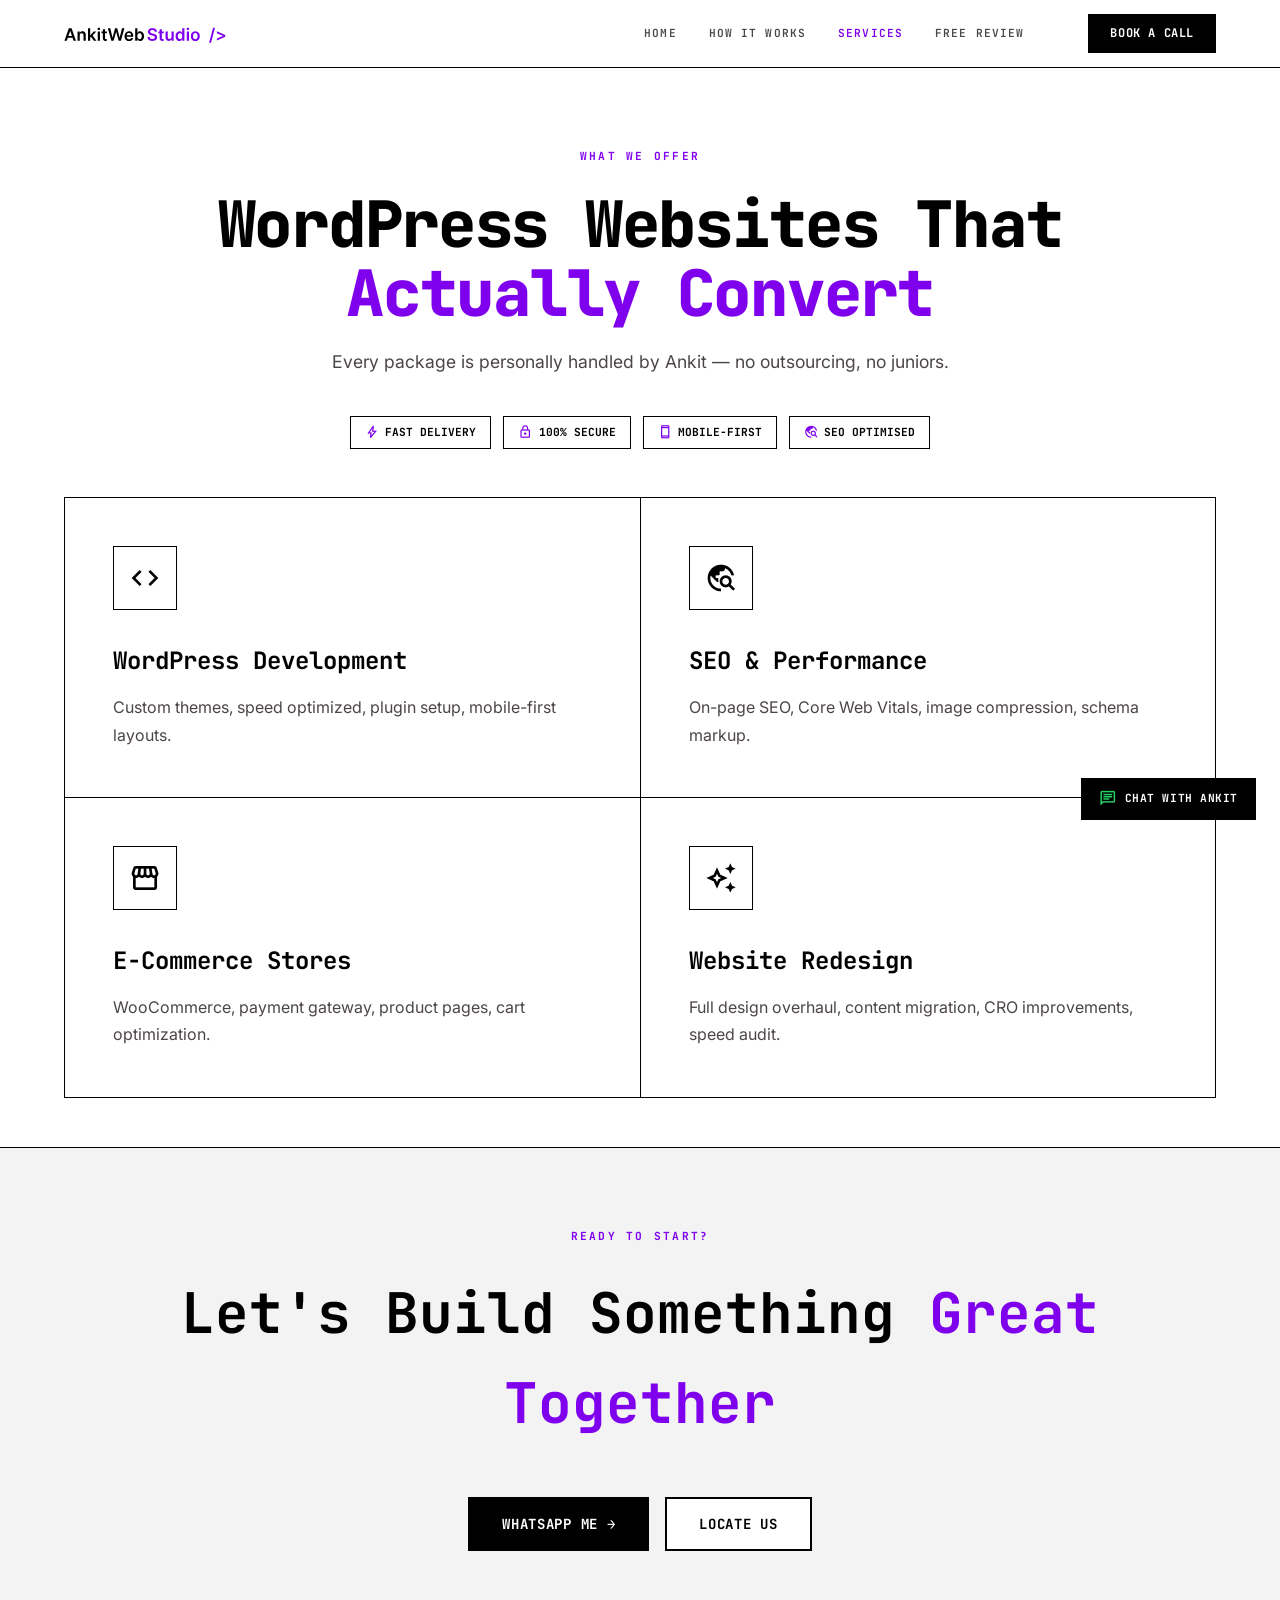
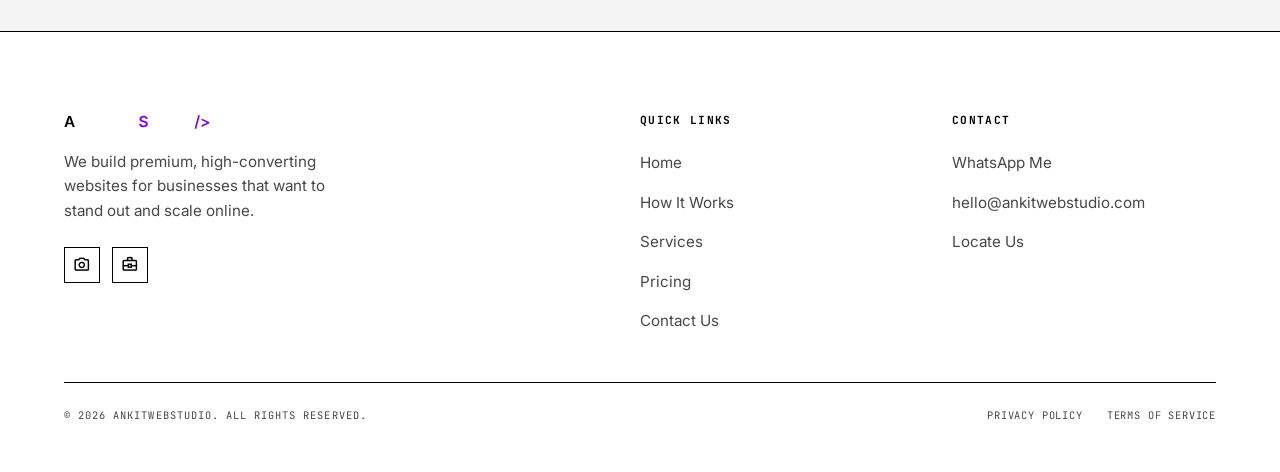
<file: services.html>
<!DOCTYPE html>
<html lang="en">
<head>
  <meta charset="UTF-8" />
  <meta name="viewport" content="width=device-width, initial-scale=1.0" />
  <title>Services &amp; Pricing — AnkitWebStudio</title>
  <meta name="description" content="Transparent WordPress website packages starting from ₹10,000. Basic, Standard, and Premium plans — or build your own custom plan." />
  <link rel="stylesheet" href="style.css" />
</head>
<body>

<!-- ── Header ──────────────────────────────────────────── -->
<header>
  <div class="header-inner">
    <a href="/" class="header-logo">
      <svg xmlns="http://www.w3.org/2000/svg" width="207" height="25" viewBox="0 0 207 25" fill="none" aria-label="AnkitWebStudio">
        <path d="M3.53845 21H0.525061L6.01157 5.41558H9.49675L14.9909 21H11.9775L7.81504 8.61161H7.69328L3.53845 21ZM3.63738 14.8895H11.8557V17.1572H3.63738V14.8895ZM19.6765 14.1514V21H16.9218V9.31169H19.5547V11.2978H19.6917C19.9606 10.6434 20.3892 10.1234 20.9777 9.73782C21.5713 9.35227 22.3043 9.1595 23.1769 9.1595C23.9835 9.1595 24.6861 9.33198 25.2847 9.67695C25.8884 10.0219 26.3551 10.5216 26.6849 11.176C27.0197 11.8305 27.1846 12.6244 27.1795 13.5578V21H24.4248V13.984C24.4248 13.2027 24.2219 12.5914 23.8161 12.1501C23.4153 11.7087 22.8598 11.488 22.1496 11.488C21.6676 11.488 21.239 11.5946 20.8636 11.8076C20.4932 12.0156 20.2015 12.3175 19.9885 12.7132C19.7805 13.1089 19.6765 13.5883 19.6765 14.1514ZM32.491 17.3322L32.4834 14.0068H32.9247L37.1252 9.31169H40.3441L35.1772 15.0645H34.6065L32.491 17.3322ZM29.9798 21V5.41558H32.7345V21H29.9798ZM37.3155 21L33.5107 15.6809L35.3674 13.7405L40.6104 21H37.3155ZM42.1799 21V9.31169H44.9346V21H42.1799ZM43.5648 7.6528C43.1286 7.6528 42.7531 7.50822 42.4386 7.21905C42.1241 6.92482 41.9668 6.57224 41.9668 6.16132C41.9668 5.74533 42.1241 5.39275 42.4386 5.10359C42.7531 4.80935 43.1286 4.66224 43.5648 4.66224C44.0062 4.66224 44.3816 4.80935 44.6911 5.10359C45.0056 5.39275 45.1628 5.74533 45.1628 6.16132C45.1628 6.57224 45.0056 6.92482 44.6911 7.21905C44.3816 7.50822 44.0062 7.6528 43.5648 7.6528ZM53.6038 9.31169V11.4424H46.8845V9.31169H53.6038ZM48.5434 6.51136H51.2981V17.4844C51.2981 17.8547 51.3539 18.1388 51.4655 18.3366C51.5822 18.5294 51.7343 18.6613 51.9221 18.7323C52.1098 18.8034 52.3178 18.8389 52.546 18.8389C52.7185 18.8389 52.8758 18.8262 53.0178 18.8008C53.1649 18.7755 53.2766 18.7526 53.3527 18.7323L53.8168 20.8859C53.6697 20.9366 53.4592 20.9924 53.1852 21.0533C52.9164 21.1141 52.5866 21.1497 52.196 21.1598C51.5061 21.1801 50.8846 21.0761 50.3317 20.8478C49.7787 20.6144 49.3399 20.2543 49.0152 19.7672C48.6956 19.2802 48.5383 18.6715 48.5434 17.9409V6.51136ZM59.1835 21L54.7852 5.41558H57.8214L60.6293 16.868H60.7739L63.7721 5.41558H66.5343L69.5401 16.8756H69.6771L72.485 5.41558H75.5213L71.1229 21H68.3378L65.2179 10.065H65.0961L61.9686 21H59.1835ZM81.3388 21.2283C80.1669 21.2283 79.1548 20.9848 78.3026 20.4978C77.4554 20.0057 76.8035 19.3107 76.3469 18.4127C75.8903 17.5097 75.662 16.4469 75.662 15.2243C75.662 14.022 75.8903 12.9668 76.3469 12.0587C76.8085 11.1456 77.4528 10.4354 78.2797 9.92806C79.1066 9.41569 80.0781 9.1595 81.1942 9.1595C81.9146 9.1595 82.5944 9.27618 83.2336 9.50954C83.8778 9.73782 84.446 10.0929 84.9381 10.5749C85.4353 11.0568 85.8259 11.6707 86.11 12.4164C86.3941 13.1571 86.5361 14.0398 86.5361 15.0645V15.9092H76.9557V14.0525H83.8956C83.8905 13.5249 83.7764 13.0556 83.5532 12.6447C83.33 12.2287 83.018 11.9015 82.6172 11.663C82.2215 11.4246 81.7598 11.3054 81.2322 11.3054C80.6691 11.3054 80.1745 11.4424 79.7484 11.7163C79.3222 11.9852 78.99 12.3403 78.7515 12.7817C78.5182 13.2179 78.3989 13.6973 78.3939 14.2199V15.8407C78.3939 16.5205 78.5182 17.1039 78.7667 17.5909C79.0153 18.0728 79.3628 18.4432 79.8093 18.7019C80.2557 18.9556 80.7782 19.0824 81.3768 19.0824C81.7776 19.0824 82.1403 19.0266 82.465 18.915C82.7897 18.7983 83.0712 18.6283 83.3097 18.4051C83.5481 18.1819 83.7282 17.9054 83.8499 17.5757L86.422 17.8649C86.2596 18.5446 85.9502 19.1382 85.4936 19.6455C85.0421 20.1477 84.4638 20.5384 83.7586 20.8174C83.0535 21.0913 82.2469 21.2283 81.3388 21.2283ZM88.9883 21V5.41558H91.743V11.2445H91.8571C91.9992 10.9604 92.1995 10.6586 92.4583 10.339C92.717 10.0143 93.067 9.73782 93.5084 9.50954C93.9498 9.27618 94.5129 9.1595 95.1977 9.1595C96.1007 9.1595 96.915 9.39032 97.6404 9.85197C98.3709 10.3085 98.9492 10.9858 99.3754 11.8837C99.8066 12.7766 100.022 13.8724 100.022 15.1711C100.022 16.4545 99.8117 17.5453 99.3906 18.4432C98.9695 19.3411 98.3963 20.026 97.6708 20.4978C96.9454 20.9696 96.1236 21.2055 95.2053 21.2055C94.5357 21.2055 93.9802 21.0939 93.5388 20.8706C93.0975 20.6474 92.7424 20.3786 92.4735 20.064C92.2097 19.7444 92.0042 19.4426 91.8571 19.1585H91.6973V21H88.9883ZM91.6897 15.1558C91.6897 15.9117 91.7962 16.5738 92.0093 17.1419C92.2275 17.7101 92.5394 18.154 92.9453 18.4736C93.3562 18.7881 93.8534 18.9454 94.4368 18.9454C95.0455 18.9454 95.5554 18.7831 95.9663 18.4584C96.3772 18.1287 96.6867 17.6797 96.8947 17.1115C97.1077 16.5383 97.2143 15.8864 97.2143 15.1558C97.2143 14.4304 97.1103 13.7861 96.9023 13.223C96.6943 12.6599 96.3848 12.2185 95.9739 11.8989C95.563 11.5793 95.0506 11.4195 94.4368 11.4195C93.8483 11.4195 93.3486 11.5743 92.9377 11.8837C92.5268 12.1932 92.2148 12.6269 92.0017 13.185C91.7937 13.743 91.6897 14.4 91.6897 15.1558Z" fill="black"/>
        <path d="M113.475 9.69978C113.404 9.03521 113.104 8.51776 112.577 8.14742C112.054 7.77709 111.374 7.59192 110.537 7.59192C109.949 7.59192 109.444 7.6807 109.023 7.85826C108.602 8.03582 108.28 8.27678 108.057 8.58117C107.834 8.88555 107.719 9.23306 107.714 9.62368C107.714 9.94836 107.788 10.2299 107.935 10.4683C108.087 10.7068 108.293 10.9097 108.551 11.0771C108.81 11.2394 109.097 11.3764 109.411 11.488C109.726 11.5996 110.043 11.6935 110.362 11.7696L111.823 12.1348C112.412 12.2718 112.978 12.457 113.52 12.6903C114.068 12.9237 114.558 13.2179 114.989 13.5731C115.425 13.9282 115.77 14.3568 116.024 14.8591C116.278 15.3613 116.404 15.9498 116.404 16.6245C116.404 17.5376 116.171 18.3417 115.704 19.0367C115.238 19.7267 114.563 20.2669 113.68 20.6576C112.803 21.0431 111.74 21.2359 110.492 21.2359C109.279 21.2359 108.227 21.0482 107.334 20.6728C106.446 20.2974 105.751 19.7495 105.249 19.0291C104.752 18.3087 104.483 17.4311 104.442 16.3962H107.22C107.26 16.939 107.428 17.3905 107.722 17.7507C108.016 18.1109 108.399 18.3798 108.871 18.5573C109.348 18.7349 109.88 18.8237 110.469 18.8237C111.083 18.8237 111.621 18.7323 112.082 18.5497C112.549 18.362 112.914 18.1033 113.178 17.7735C113.442 17.4387 113.576 17.0481 113.581 16.6017C113.576 16.1958 113.457 15.861 113.224 15.5972C112.99 15.3283 112.663 15.1051 112.242 14.9276C111.826 14.7449 111.339 14.5826 110.781 14.4405L109.008 13.984C107.724 13.6542 106.71 13.1545 105.964 12.4849C105.223 11.8102 104.853 10.9148 104.853 9.7987C104.853 8.88048 105.102 8.0764 105.599 7.38646C106.101 6.69653 106.783 6.16132 107.646 5.78084C108.508 5.39529 109.485 5.20252 110.575 5.20252C111.681 5.20252 112.65 5.39529 113.482 5.78084C114.319 6.16132 114.976 6.69146 115.453 7.37124C115.93 8.04596 116.176 8.82214 116.191 9.69978H113.475ZM124.636 9.31169V11.4424H117.917V9.31169H124.636ZM119.576 6.51136H122.33V17.4844C122.33 17.8547 122.386 18.1388 122.498 18.3366C122.614 18.5294 122.767 18.6613 122.954 18.7323C123.142 18.8034 123.35 18.8389 123.578 18.8389C123.751 18.8389 123.908 18.8262 124.05 18.8008C124.197 18.7755 124.309 18.7526 124.385 18.7323L124.849 20.8859C124.702 20.9366 124.492 20.9924 124.218 21.0533C123.949 21.1141 123.619 21.1497 123.228 21.1598C122.538 21.1801 121.917 21.0761 121.364 20.8478C120.811 20.6144 120.372 20.2543 120.048 19.7672C119.728 19.2802 119.571 18.6715 119.576 17.9409V6.51136ZM134.39 16.0842V9.31169H137.144V21H134.473V18.9226H134.352C134.088 19.577 133.654 20.1122 133.05 20.5282C132.452 20.9442 131.714 21.1522 130.836 21.1522C130.07 21.1522 129.393 20.9822 128.804 20.6423C128.221 20.2974 127.764 19.7977 127.435 19.1433C127.105 18.4838 126.94 17.6873 126.94 16.7539V9.31169H129.695V16.3277C129.695 17.0684 129.897 17.6569 130.303 18.0931C130.709 18.5294 131.242 18.7476 131.901 18.7476C132.307 18.7476 132.7 18.6486 133.081 18.4508C133.461 18.2529 133.773 17.9587 134.017 17.5681C134.265 17.1724 134.39 16.6778 134.39 16.0842ZM144.314 21.2055C143.396 21.2055 142.574 20.9696 141.849 20.4978C141.124 20.026 140.55 19.3411 140.129 18.4432C139.708 17.5453 139.498 16.4545 139.498 15.1711C139.498 13.8724 139.711 12.7766 140.137 11.8837C140.568 10.9858 141.149 10.3085 141.879 9.85197C142.61 9.39032 143.424 9.1595 144.322 9.1595C145.007 9.1595 145.57 9.27618 146.011 9.50954C146.453 9.73782 146.803 10.0143 147.062 10.339C147.32 10.6586 147.521 10.9604 147.663 11.2445H147.777V5.41558H150.539V21H147.83V19.1585H147.663C147.521 19.4426 147.315 19.7444 147.046 20.064C146.777 20.3786 146.422 20.6474 145.981 20.8706C145.54 21.0939 144.984 21.2055 144.314 21.2055ZM145.083 18.9454C145.666 18.9454 146.164 18.7881 146.574 18.4736C146.985 18.154 147.297 17.7101 147.51 17.1419C147.724 16.5738 147.83 15.9117 147.83 15.1558C147.83 14.4 147.724 13.743 147.51 13.185C147.302 12.6269 146.993 12.1932 146.582 11.8837C146.176 11.5743 145.677 11.4195 145.083 11.4195C144.469 11.4195 143.957 11.5793 143.546 11.8989C143.135 12.2185 142.826 12.6599 142.618 13.223C142.41 13.7861 142.306 14.4304 142.306 15.1558C142.306 15.8864 142.41 16.5383 142.618 17.1115C142.831 17.6797 143.143 18.1287 143.553 18.4584C143.969 18.7831 144.479 18.9454 145.083 18.9454ZM153.474 21V9.31169H156.229V21H153.474ZM154.859 7.6528C154.423 7.6528 154.048 7.50822 153.733 7.21905C153.419 6.92482 153.261 6.57224 153.261 6.16132C153.261 5.74533 153.419 5.39275 153.733 5.10359C154.048 4.80935 154.423 4.66224 154.859 4.66224C155.301 4.66224 155.676 4.80935 155.986 5.10359C156.3 5.39275 156.457 5.74533 156.457 6.16132C156.457 6.57224 156.3 6.92482 155.986 7.21905C155.676 7.50822 155.301 7.6528 154.859 7.6528ZM164.16 21.2283C163.019 21.2283 162.03 20.9772 161.192 20.4749C160.355 19.9727 159.706 19.2701 159.244 18.3671C158.788 17.4641 158.56 16.4089 158.56 15.2015C158.56 13.9941 158.788 12.9364 159.244 12.0283C159.706 11.1202 160.355 10.4151 161.192 9.91284C162.03 9.41061 163.019 9.1595 164.16 9.1595C165.302 9.1595 166.291 9.41061 167.128 9.91284C167.965 10.4151 168.612 11.1202 169.068 12.0283C169.53 12.9364 169.761 13.9941 169.761 15.2015C169.761 16.4089 169.53 17.4641 169.068 18.3671C168.612 19.2701 167.965 19.9727 167.128 20.4749C166.291 20.9772 165.302 21.2283 164.16 21.2283ZM164.175 19.0215C164.794 19.0215 165.312 18.8516 165.728 18.5117C166.144 18.1667 166.453 17.7051 166.656 17.1267C166.864 16.5484 166.968 15.9041 166.968 15.1939C166.968 14.4786 166.864 13.8318 166.656 13.2534C166.453 12.67 166.144 12.2059 165.728 11.8609C165.312 11.5159 164.794 11.3434 164.175 11.3434C163.541 11.3434 163.014 11.5159 162.593 11.8609C162.177 12.2059 161.865 12.67 161.657 13.2534C161.454 13.8318 161.352 14.4786 161.352 15.1939C161.352 15.9041 161.454 16.5484 161.657 17.1267C161.865 17.7051 162.177 18.1667 162.593 18.5117C163.014 18.8516 163.541 19.0215 164.175 19.0215Z" fill="#7E00ED"/>
        <path d="M188.777 4.68506L183.755 23.3438H181.342L186.365 4.68506H188.777ZM201.531 15.9092L191.121 20.7184V18.017L198.517 14.8439L198.434 14.9884V14.6384L198.517 14.783L191.121 11.6098V8.90838L201.531 13.7176V15.9092Z" fill="#7E00ED"/>
      </svg>
    </a>
    <nav class="desktop-nav">
      <a href="/">HOME</a>
      <a href="/#how-it-works">HOW IT WORKS</a>
      <a href="services.html" class="active">SERVICES</a> 
      <!--<a href="services.html#pricing">PRICING</a>!-->
      <a href="/#review">FREE REVIEW</a>
    </nav>
    <a href="tel:+918360267122" class="btn-primary btn-sm header-cta">Book a Call</a>
    <button class="hamburger" id="menuToggle" aria-label="Open menu">
      <span class="material-symbols-outlined">menu</span>
    </button>
  </div>
</header>

<!-- Mobile Menu -->
<div class="mobile-menu" id="mobileMenu">
  <div class="mobile-menu-top">
    <span style="font-family:var(--font-heading);font-weight:700;font-size:1rem">MENU</span>
    <button class="mobile-close" id="menuClose">&times;</button>
  </div>
  <nav>
    <a href="/">Home</a>
    <a href="/#how-it-works">How It Works</a>
    <a href="services.html">Services</a>
   <!-- <a href="services.html#pricing">Pricing</a> !-->
    <a href="/#review">Free Review</a>
    <a href="contact.html">Contact</a>
  </nav>
  <div class="mobile-menu-ctas">
    <a href="services.html#pricing" class="btn-primary">Get Started &rarr;</a>
    <a href="tel:+918360267122" class="btn-secondary">Book a Call</a>
  </div>
</div>

<main>

  <!-- ── Hero ──────────────────────────────────────────── -->
  <section class="services-hero container">
    <div class="anim">
      <div style="font-family:var(--font-heading);font-size:0.7rem;font-weight:700;letter-spacing:0.2em;text-transform:uppercase;color:var(--accent);margin-bottom:1.5rem">WHAT WE OFFER</div>
      <h1>WordPress Websites That <span class="text-accent">Actually Convert</span></h1>
      <p class="sub">Every package is personally handled by Ankit &mdash; no outsourcing, no juniors.</p>
      <div class="badge-row">
        <span class="badge"><span class="material-symbols-outlined">bolt</span> Fast Delivery</span>
        <span class="badge"><span class="material-symbols-outlined">lock</span> 100% Secure</span>
        <span class="badge"><span class="material-symbols-outlined">smartphone</span> Mobile-First</span>
        <span class="badge"><span class="material-symbols-outlined">travel_explore</span> SEO Optimised</span>
      </div>
    </div>
  </section>

  <!-- ── Core Services ──────────────────────────────────── -->
  <section class="container" style="padding-bottom:3rem">
    <div class="services-grid">
      <div class="service-card anim">
        <div class="service-icon"><span class="material-symbols-outlined">code</span></div>
        <h3>WordPress Development</h3>
        <p>Custom themes, speed optimized, plugin setup, mobile-first layouts.</p>
      </div>
      <div class="service-card anim" style="transition-delay:0.1s">
        <div class="service-icon"><span class="material-symbols-outlined">travel_explore</span></div>
        <h3>SEO &amp; Performance</h3>
        <p>On-page SEO, Core Web Vitals, image compression, schema markup.</p>
      </div>
      <div class="service-card anim" style="transition-delay:0.2s">
        <div class="service-icon"><span class="material-symbols-outlined">storefront</span></div>
        <h3>E-Commerce Stores</h3>
        <p>WooCommerce, payment gateway, product pages, cart optimization.</p>
      </div>
      <div class="service-card anim" style="transition-delay:0.3s">
        <div class="service-icon"><span class="material-symbols-outlined">auto_awesome</span></div>
        <h3>Website Redesign</h3>
        <p>Full design overhaul, content migration, CRO improvements, speed audit.</p>
      </div>
    </div>
  </section>

  <!-- ── Pricing ────────────────────────────────────────── 
  <section id="pricing" class="pricing-section container section-divider">
    <div class="pricing-header anim">
      <div style="font-family:var(--font-heading);font-size:0.7rem;font-weight:700;letter-spacing:0.15em;text-transform:uppercase;margin-bottom:1rem">TRANSPARENT PRICING</div>
      <h2>Simple, Honest Packages</h2>
      <p>No hidden costs. No surprises.</p>
    </div>
    <div class="pricing-grid">

      Basic --><!--
      <div class="pricing-card anim" style="transition-delay:0.1s">
        <h3>Basic Plan</h3>
        <div class="pricing-price">&#8377;10,000</div>
        <div class="pricing-per">/one-time</div>
        <ul class="pricing-features">
          <li><span class="material-symbols-outlined">check_box</span> WP+WooCommerce setup</li>
          <li><span class="material-symbols-outlined">check_box</span> Ready-made theme</li>
          <li><span class="material-symbols-outlined">check_box</span> 1&ndash;5 pages</li>
          <li><span class="material-symbols-outlined">check_box</span> 30&ndash;50 products</li>
          <li><span class="material-symbols-outlined">check_box</span> Basic payment gateway</li>
          <li><span class="material-symbols-outlined">check_box</span> Mobile responsive</li>
          <li><span class="material-symbols-outlined">check_box</span> Basic SEO setup</li>
          <li><span class="material-symbols-outlined">check_box</span> WhatsApp chat button</li>
          <li class="cross"><span class="material-symbols-outlined">close</span> Heavy customization</li>
          <li class="cross"><span class="material-symbols-outlined">close</span> Advanced marketing tools</li>
        </ul>
        <a href="https://wa.me/918360267122?text=Hi%20Ankit!%20I'm%20interested%20in%20the%20Basic%20Plan." target="_blank" rel="noreferrer" class="btn-secondary" style="width:100%;justify-content:center">Select Basic</a>
      </div>

       Standard (featured) 
      <div class="pricing-card featured anim" style="transition-delay:0.2s">
        <div class="pricing-badge">Most Sellable</div>
        <h3>Standard Plan</h3>
        <div class="pricing-price">&#8377;15,000</div>
        <div class="pricing-per">/one-time</div>
        <div class="pricing-also">Everything in Basic, plus:</div>
        <ul class="pricing-features">
          <li><span class="material-symbols-outlined">check_box</span> Custom homepage design</li>
          <li><span class="material-symbols-outlined">check_box</span> Up to 150 products</li>
          <li><span class="material-symbols-outlined">check_box</span> Advanced product filters</li>
          <li><span class="material-symbols-outlined">check_box</span> Coupon &amp; discount system</li>
          <li><span class="material-symbols-outlined">check_box</span> Automated email alerts</li>
          <li><span class="material-symbols-outlined">check_box</span> Speed optimization (90+ score)</li>
          <li><span class="material-symbols-outlined">check_box</span> Basic brand identity</li>
          <li><span class="material-symbols-outlined">check_box</span> Social media integration</li>
          <li><span class="material-symbols-outlined">check_box</span> Abandoned cart recovery</li>
        </ul>
        <a href="https://wa.me/918360267122?text=Hi%20Ankit!%20I'm%20interested%20in%20the%20Standard%20Plan." target="_blank" rel="noreferrer" class="btn-primary" style="width:100%;justify-content:center;background:var(--white);color:var(--black);border-color:var(--white)">Select Standard</a>
      </div>

      Premium 
      <div class="pricing-card anim" style="transition-delay:0.3s">
        <h3>Premium Plan</h3>
        <div class="pricing-price">&#8377;25,000</div>
        <div class="pricing-per">/one-time</div>
        <div style="font-family:var(--font-heading);font-size:0.7rem;font-weight:700;margin-bottom:1rem">Everything in Standard, plus:</div>
        <ul class="pricing-features">
          <li><span class="material-symbols-outlined">check_box</span> Full custom UI/UX design</li>
          <li><span class="material-symbols-outlined">check_box</span> Unlimited products setup</li>
          <li><span class="material-symbols-outlined">check_box</span> Advanced category filtering</li>
          <li><span class="material-symbols-outlined">check_box</span> Multi-payment gateways</li>
          <li><span class="material-symbols-outlined">check_box</span> WhatsApp API automation</li>
          <li><span class="material-symbols-outlined">check_box</span> Live chat integration</li>
          <li><span class="material-symbols-outlined">check_box</span> Advanced SEO architecture</li>
          <li><span class="material-symbols-outlined">check_box</span> Premium speed caching setup</li>
          <li><span class="material-symbols-outlined">check_box</span> Order upsells &amp; cross-sells</li>
          <li><span class="material-symbols-outlined">check_box</span> 1 month priority support</li>
        </ul>
        <a href="https://wa.me/918360267122?text=Hi%20Ankit!%20I'm%20interested%20in%20the%20Premium%20Plan." target="_blank" rel="noreferrer" class="btn-secondary" style="width:100%;justify-content:center">Select Premium</a>
      </div>
    </div>
  </section>

   ── Custom Price Calculator ──────────────────────────
  <section class="calc-section container">
    <div class="anim" style="margin-bottom:2.5rem">
      <div style="font-family:var(--font-heading);font-size:0.7rem;font-weight:700;letter-spacing:0.15em;text-transform:uppercase;margin-bottom:1rem">CUSTOM PRICE</div>
      <h2 style="font-family:var(--font-heading);font-size:clamp(2rem,3.5vw,2.75rem);font-weight:700">Build Your Plan, Set Your <span class="text-accent">Price</span></h2>
    </div>
    <div class="calc-grid anim" style="transition-delay:0.1s">
      <div class="calc-features">
        <h3>Select Features</h3>
        <div class="calc-feature-list">
          <!-- Free items (always checked) -->
       <!--   <div class="calc-item">
            <div class="calc-checkbox">
              <span class="material-symbols-outlined">check</span>
            </div>
            <div class="calc-item-info">
              <strong>Responsive Design</strong>
              <small>Included free</small>
            </div>
          </div>
          <div class="calc-item">
            <div class="calc-checkbox">
              <span class="material-symbols-outlined">check</span>
            </div>
            <div class="calc-item-info">
              <strong>CMS (WordPress)</strong>
              <small>Included free</small>
            </div>
          </div>
          <div class="calc-item">
            <div class="calc-checkbox">
              <span class="material-symbols-outlined">check</span>
            </div>
            <div class="calc-item-info">
              <strong>Contact Forms</strong>
              <small>Included free</small>
            </div>
          </div>

          <div class="calc-divider"></div>

          dd-ons (toggleable) -->
         <!-- <div class="calc-item" data-price="5000" data-feature="E-Commerce Setup">
            <div class="calc-checkbox unchecked">
              <span class="material-symbols-outlined" style="display:none">check</span>
            </div>
            <div class="calc-item-info">
              <strong>E-Commerce Setup</strong>
              <small>WooCommerce + Products</small>
            </div>
            <span class="calc-item-price">+&#8377;5,000</span>
          </div>

          <div class="calc-item" data-price="3000" data-feature="Advanced SEO">
            <div class="calc-checkbox unchecked">
              <span class="material-symbols-outlined" style="display:none">check</span>
            </div>
            <div class="calc-item-info">
              <strong>Advanced SEO</strong>
              <small>Schema, Speed, On-page</small>
            </div>
            <span class="calc-item-price">+&#8377;3,000</span>
          </div>

          <div class="calc-item" data-price="2000" data-feature="Live Chat System">
            <div class="calc-checkbox unchecked">
              <span class="material-symbols-outlined" style="display:none">check</span>
            </div>
            <div class="calc-item-info">
              <strong>Live Chat System</strong>
              <small>Tawk.to or WhatsApp integration</small>
            </div>
            <span class="calc-item-price">+&#8377;2,000</span>
          </div>
        </div>
      </div>

      <div class="calc-output">
        <div class="calc-output-label">Estimated Investment</div>
        <div class="calc-price" id="calcPrice">&#8377;10,000</div>
        <p class="calc-note">This is a baseline estimate. Final quote will be provided after discussing your specific requirements.</p>
        <a href="https://wa.me/918360267122" target="_blank" rel="noreferrer" class="btn-primary" id="calcBtn" style="width:100%;max-width:18rem;justify-content:center">Get Started &rarr;</a>
        <div class="calc-secure">
          <span class="material-symbols-outlined">lock</span> 100% Secure &amp; Transparent
        </div>
      </div>
    </div>
  </section>  End of Custom Price Calculator -->

  <!-- ── Bottom CTA ─────────────────────────────────────── -->
  <section class="section-cta">
    <div class="container">
      <div class="anim">
        <div class="eyebrow-text">READY TO START?</div>
        <h2>Let's Build Something <span class="text-accent">Great Together</span></h2>
        <div class="cta-row">
          <a href="https://wa.me/918360267122" target="_blank" rel="noreferrer" class="btn-primary">WhatsApp Me &rarr;</a>
          <a href="contact.html" class="btn-secondary">Locate Us</a>
        </div>
      </div>
    </div>
  </section>

</main>

<!-- ── Footer ─────────────────────────────────────────── -->
<footer>
  <div class="container">
    <div class="footer-grid">
      <div class="footer-brand">
        <svg xmlns="http://www.w3.org/2000/svg" height="18" viewBox="0 0 207 25" fill="none"><path d="M3.53845 21H0.525061L6.01157 5.41558H9.49675L14.9909 21H11.9775L7.81504 8.61161H7.69328L3.53845 21ZM3.63738 14.8895H11.8557V17.1572H3.63738V14.8895Z" fill="black"/><path d="M113.475 9.69978C113.404 9.03521 113.104 8.51776 112.577 8.14742C112.054 7.77709 111.374 7.59192 110.537 7.59192C109.949 7.59192 109.444 7.6807 109.023 7.85826C108.602 8.03582 108.28 8.27678 108.057 8.58117C107.834 8.88555 107.719 9.23306 107.714 9.62368C107.714 9.94836 107.788 10.2299 107.935 10.4683C108.087 10.7068 108.293 10.9097 108.551 11.0771C108.81 11.2394 109.097 11.3764 109.411 11.488C109.726 11.5996 110.043 11.6935 110.362 11.7696L111.823 12.1348C112.412 12.2718 112.978 12.457 113.52 12.6903C114.068 12.9237 114.558 13.2179 114.989 13.5731C115.425 13.9282 115.77 14.3568 116.024 14.8591C116.278 15.3613 116.404 15.9498 116.404 16.6245C116.404 17.5376 116.171 18.3417 115.704 19.0367C115.238 19.7267 114.563 20.2669 113.68 20.6576C112.803 21.0431 111.74 21.2359 110.492 21.2359C109.279 21.2359 108.227 21.0482 107.334 20.6728C106.446 20.2974 105.751 19.7495 105.249 19.0291C104.752 18.3087 104.483 17.4311 104.442 16.3962H107.22C107.26 16.939 107.428 17.3905 107.722 17.7507C108.016 18.1109 108.399 18.3798 108.871 18.5573C109.348 18.7349 109.88 18.8237 110.469 18.8237C111.083 18.8237 111.621 18.7323 112.082 18.5497C112.549 18.362 112.914 18.1033 113.178 17.7735C113.442 17.4387 113.576 17.0481 113.581 16.6017C113.576 16.1958 113.457 15.861 113.224 15.5972C112.99 15.3283 112.663 15.1051 112.242 14.9276C111.826 14.7449 111.339 14.5826 110.781 14.4405L109.008 13.984C107.724 13.6542 106.71 13.1545 105.964 12.4849C105.223 11.8102 104.853 10.9148 104.853 9.7987C104.853 8.88048 105.102 8.0764 105.599 7.38646C106.101 6.69653 106.783 6.16132 107.646 5.78084C108.508 5.39529 109.485 5.20252 110.575 5.20252C111.681 5.20252 112.65 5.39529 113.482 5.78084C114.319 6.16132 114.976 6.69146 115.453 7.37124C115.93 8.04596 116.176 8.82214 116.191 9.69978H113.475Z" fill="#7E00ED"/><path d="M188.777 4.68506L183.755 23.3438H181.342L186.365 4.68506H188.777ZM201.531 15.9092L191.121 20.7184V18.017L198.517 14.8439L198.434 14.9884V14.6384L198.517 14.783L191.121 11.6098V8.90838L201.531 13.7176V15.9092Z" fill="#7E00ED"/></svg>
        <p>We build premium, high-converting websites for businesses that want to stand out and scale online.</p>
        <div class="footer-socials">
          <a href="https://instagram.com" target="_blank" rel="noreferrer" class="footer-social" aria-label="Instagram"><span class="material-symbols-outlined">camera_alt</span></a>
          <a href="https://linkedin.com" target="_blank" rel="noreferrer" class="footer-social" aria-label="LinkedIn"><span class="material-symbols-outlined">business_center</span></a>
        </div>
      </div>
      <div class="footer-col">
        <h4>Quick Links</h4>
        <ul>
          <li><a href="/">Home</a></li>
          <li><a href="/#how-it-works">How It Works</a></li>
          <li><a href="services.html">Services</a></li>
          <li><a href="services.html#pricing">Pricing</a></li>
          <li><a href="contact.html">Contact Us</a></li>
        </ul>
      </div>
      <div class="footer-col">
        <h4>Contact</h4>
        <ul>
          <li><a href="https://wa.me/918360267122" target="_blank" rel="noreferrer">WhatsApp Me</a></li>
          <li><a href="mailto:hello@ankitwebstudio.com">hello@ankitwebstudio.com</a></li>
          <li><a href="contact.html">Locate Us</a></li>
        </ul>
      </div>
    </div>
    <div class="footer-bottom">
      <p class="footer-copy">&copy; 2026 AnkitWebStudio. All rights reserved.</p>
      <div class="footer-links">
        <a href="#">Privacy Policy</a>
        <a href="#">Terms of Service</a>
      </div>
    </div>
  </div>
</footer>

<a href="https://wa.me/918360267122?text=Hi%20Ankit!%20I%20found%20your%20website%20and%20I'm%20interested%20in%20getting%20a%20website%20built." target="_blank" rel="noreferrer" class="whatsapp-fab">
  <span class="material-symbols-outlined">chat</span>
  Chat with Ankit
</a>

<div class="mobile-cta-bar">
  <a href="services.html#pricing" class="btn-primary">Get Started &rarr;</a>
  <a href="tel:+918360267122" class="btn-secondary">Book a Call</a>
</div>

<script src="main.js"></script>
</body>
</html>
</file>
<file: style.css>
@import url('https://fonts.googleapis.com/css2?family=Inter:wght@400;600&family=JetBrains+Mono:wght@400;600;700;800&display=swap');
@import url('https://fonts.googleapis.com/css2?family=Material+Symbols+Outlined:opsz,wght,FILL,GRAD@20..48,100..700,0..1,-50..200');

/* ─── Reset ─────────────────────────────────────────── */
*, *::before, *::after { box-sizing: border-box; margin: 0; padding: 0; }
html { scroll-behavior: smooth; }

/* ─── Tokens ─────────────────────────────────────────── */
:root {
  --black:   #000;
  --white:   #fff;
  --accent:  #7E00ED;
  --muted:   #F3F3F3;
  --muted-fg:#4C4546;
  --border:  1px solid #000;
  --font-heading: 'JetBrains Mono', monospace;
  --font-body:    'Inter', sans-serif;
  --max-w: 1280px;
  --px: clamp(1.5rem, 5vw, 4rem);
  --header-h: 68px;
}

/* ─── Base ────────────────────────────────────────────── */
body {
  font-family: var(--font-body);
  font-size: 1rem;
  line-height: 1.6;
  color: var(--black);
  background: var(--white);
  -webkit-font-smoothing: antialiased;
}
img, svg { display: block; }
a { color: inherit; text-decoration: none; }
button { cursor: pointer; font-family: inherit; }

/* ─── Material Icons ─────────────────────────────────── */
.material-symbols-outlined {
  font-variation-settings: 'FILL' 0, 'wght' 400, 'GRAD' 0, 'opsz' 24;
  vertical-align: middle;
  line-height: 1;
}

/* ─── Utilities ──────────────────────────────────────── */
.container { max-width: var(--max-w); margin-inline: auto; padding-inline: var(--px); }
.text-accent { color: var(--accent); }
.font-mono   { font-family: var(--font-heading); }
.uppercase   { text-transform: uppercase; }
.italic      { font-style: italic; }
.sr-only     { position: absolute; width: 1px; height: 1px; overflow: hidden; clip: rect(0,0,0,0); }

/* ─── Eyebrow / Badge ────────────────────────────────── */
.eyebrow {
  display: inline-flex;
  align-items: center;
  gap: 0.5rem;
  border: var(--border);
  padding: 0.375rem 0.875rem;
  font-family: var(--font-heading);
  font-size: 0.75rem;
  font-weight: 700;
  letter-spacing: 0.12em;
  text-transform: uppercase;
  background: var(--white);
}
.eyebrow-dot {
  width: 8px; height: 8px;
  background: var(--accent);
  border-radius: 50%;
  flex-shrink: 0;
}

/* ─── Buttons ─────────────────────────────────────────── */
.btn-primary,
.btn-secondary {
  display: inline-flex;
  align-items: center;
  justify-content: center;
  gap: 0.4rem;
  font-family: var(--font-heading);
  font-size: 0.875rem;
  font-weight: 700;
  letter-spacing: 0.05em;
  padding: 0.875rem 2rem;
  border: 2px solid var(--black);
  text-transform: uppercase;
  cursor: pointer;
  transition: background 0.15s, color 0.15s, transform 0.1s;
  position: relative;
  white-space: nowrap;
}
.btn-primary {
  background: var(--black);
  color: var(--white);
}
.btn-primary::after {
  content: '';
  position: absolute;
  inset: 0;
  top: 4px;
  left: 4px;
  border: 2px solid var(--black);
  z-index: -1;
  opacity: 0;
  transition: opacity 0.15s;
}
.btn-primary:hover::after { opacity: 1; }
.btn-primary:hover { transform: translate(-2px, -2px); }
.btn-primary:active { transform: none; }

.btn-secondary {
  background: var(--white);
  color: var(--black);
}
.btn-secondary:hover { background: var(--black); color: var(--white); }

.btn-sm {
  padding: 0.5rem 1.25rem;
  font-size: 0.75rem;
}

/* ─── Inputs ──────────────────────────────────────────── */
.input-brutalist {
  display: block;
  width: 100%;
  border: none;
  border-bottom: 1.5px solid var(--black);
  padding: 0.75rem 0;
  font-family: var(--font-body);
  font-size: 1rem;
  background: transparent;
  outline: none;
  transition: border-color 0.15s;
}
.input-brutalist::placeholder { color: var(--muted-fg); opacity: 0.7; }
.input-brutalist:focus { border-bottom: 2px solid var(--accent); }

label.form-label {
  display: block;
  font-family: var(--font-heading);
  font-size: 0.7rem;
  font-weight: 700;
  letter-spacing: 0.1em;
  text-transform: uppercase;
  margin-bottom: 0.5rem;
}

/* ─── Section divider ─────────────────────────────────── */
.section-divider { border-top: var(--border); }

/* ─── Header ──────────────────────────────────────────── */
header {
  position: fixed;
  top: 0; left: 0; right: 0;
  z-index: 100;
  background: var(--white);
  border-bottom: var(--border);
  height: var(--header-h);
}
.header-inner {
  max-width: var(--max-w);
  margin-inline: auto;
  padding-inline: var(--px);
  height: 100%;
  display: flex;
  align-items: center;
  gap: 2rem;
}
.header-logo { display: flex; align-items: center; flex-shrink: 0; }
.header-logo svg { height: 20px; width: auto; }
.desktop-nav {
  display: flex;
  align-items: center;
  gap: 2rem;
  margin-left: auto;
  margin-right: 2rem;
}
.desktop-nav a {
  font-family: var(--font-heading);
  font-size: 0.7rem;
  font-weight: 600;
  letter-spacing: 0.1em;
  text-transform: uppercase;
  color: var(--muted-fg);
  transition: color 0.15s;
}
.desktop-nav a:hover,
.desktop-nav a.active { color: var(--accent); }
.hamburger {
  display: none;
  background: none;
  border: none;
  margin-left: auto;
  font-size: 1.5rem;
  padding: 0.25rem;
}

/* ─── Mobile Menu ─────────────────────────────────────── */
.mobile-menu {
  position: fixed;
  inset: 0;
  z-index: 200;
  background: var(--white);
  display: flex;
  flex-direction: column;
  padding: 2rem var(--px);
  transform: translateX(100%);
  transition: transform 0.25s ease;
}
.mobile-menu.open { transform: translateX(0); }
.mobile-menu-top {
  display: flex;
  align-items: center;
  justify-content: space-between;
  margin-bottom: 3rem;
}
.mobile-close {
  background: none;
  border: none;
  font-size: 2rem;
  line-height: 1;
}
.mobile-menu nav {
  display: flex;
  flex-direction: column;
  gap: 1.5rem;
  border-top: var(--border);
  padding-top: 2rem;
}
.mobile-menu nav a {
  font-family: var(--font-heading);
  font-size: 1.25rem;
  font-weight: 700;
  letter-spacing: 0.05em;
  text-transform: uppercase;
  padding-bottom: 1.5rem;
  border-bottom: var(--border);
}
.mobile-menu-ctas {
  display: flex;
  flex-direction: column;
  gap: 1rem;
  margin-top: auto;
}

/* ─── Main content offset ─────────────────────────────── */
main { padding-top: var(--header-h); }

/* ─── Hero ────────────────────────────────────────────── */
.hero {
  padding-block: 5rem 4rem;
}
.hero-grid {
  display: flex;
  flex-direction: column;
  align-items: center;
  text-align: center;
}
.hero h1 {
  font-family: var(--font-heading);
  font-size: clamp(3rem, 7vw, 6rem);
  font-weight: 800;
  line-height: 1.05;
  letter-spacing: -0.03em;
  margin-block: 1.5rem 1.25rem;
  max-width: 18ch;
}
.hero-sub {
  font-size: 1.2rem;
  color: var(--muted-fg);
  max-width: 52ch;
  margin-bottom: 1.75rem;
  line-height: 1.7;
}
.hero-price {
  font-family: var(--font-heading);
  font-size: 1.25rem;
  font-weight: 700;
  color: var(--accent);
  margin-bottom: 2.5rem;
}
.hero-ctas { display: flex; gap: 1rem; flex-wrap: wrap; justify-content: center; margin-bottom: 0; }

/* Portfolio card */
.portfolio-card {
  position: relative;
  aspect-ratio: 1;
  border: 2px solid var(--black);
  padding: 2rem;
  background: var(--white);
  cursor: pointer;
  overflow: hidden;
}
.portfolio-card-num {
  position: absolute;
  top: 0; right: 0;
  width: 4rem; height: 4rem;
  border-left: 2px solid var(--black);
  border-bottom: 2px solid var(--black);
  display: flex; align-items: center; justify-content: center;
  font-family: var(--font-heading);
  font-weight: 700;
  font-size: 1rem;
}
.portfolio-card-content {
  position: absolute;
  bottom: 2rem; left: 2rem; right: 2rem;
  z-index: 2;
}
.portfolio-card-meta {
  font-family: var(--font-heading);
  font-size: 0.65rem;
  text-transform: uppercase;
  letter-spacing: 0.12em;
  display: flex;
  align-items: center;
  gap: 0.5rem;
  margin-bottom: 1rem;
  color: var(--muted-fg);
}
.portfolio-card-meta-dot {
  width: 7px; height: 7px;
  background: var(--accent);
  border-radius: 50%;
  flex-shrink: 0;
}
.portfolio-card h3 {
  font-family: var(--font-heading);
  font-size: clamp(1.75rem, 3vw, 2.5rem);
  font-weight: 800;
  line-height: 1.1;
}
.portfolio-card-deco {
  position: absolute;
  top: 2.5rem;
  left: 2rem;
  width: 6rem; height: 6rem;
  border: 1px dashed rgba(0,0,0,0.15);
  border-radius: 50%;
  animation: spin 20s linear infinite;
}
.portfolio-card-line {
  position: absolute;
  top: 35%;
  right: 25%;
  width: 8rem; height: 3px;
  background: var(--accent);
  transform: rotate(-45deg);
  transform-origin: center;
}
.portfolio-card-shadow {
  position: absolute;
  top: 4px; left: 4px;
  inset: 4px 0 -4px 4px;
  border: 2px solid var(--black);
  z-index: -1;
  background: var(--muted);
  transition: transform 0.3s;
}
.portfolio-card:hover .portfolio-card-shadow { transform: translate(4px, 4px); }

@keyframes spin { to { transform: rotate(360deg); } }

/* ─── Trust Badges ────────────────────────────────────── */
.trust-grid {
  display: grid;
  grid-template-columns: repeat(4, 1fr);
  border-top: var(--border);
  border-left: var(--border);
  margin-top: 4rem;
}
.trust-item {
  display: flex;
  flex-direction: column;
  align-items: center;
  justify-content: center;
  padding: 1.5rem;
  border-right: var(--border);
  border-bottom: var(--border);
  gap: 0.5rem;
  transition: background 0.15s, color 0.15s;
  cursor: default;
}
.trust-item:hover { background: var(--black); color: var(--white); }
.trust-item .material-symbols-outlined { font-size: 2rem; }
.trust-item:hover .material-symbols-outlined { color: var(--accent); }
.trust-item span.trust-label {
  font-family: var(--font-heading);
  font-size: 0.75rem;
  font-weight: 700;
  text-transform: uppercase;
  letter-spacing: 0.05em;
}

/* ─── Section: Why Choose ─────────────────────────────── */
.section-why {
  padding-block: 6rem;
}
.section-why h2 {
  font-family: var(--font-heading);
  font-size: clamp(2rem, 4vw, 3rem);
  font-weight: 700;
  margin-bottom: 1rem;
}
.section-why .sub {
  font-size: 1.125rem;
  color: var(--muted-fg);
  max-width: 42ch;
  margin-bottom: 3rem;
}
.bento-grid {
  display: grid;
  grid-template-columns: 2fr 1fr;
  border: var(--border);
}
.bento-card {
  padding: 3rem;
  transition: background 0.2s;
}
.bento-card.wide {
  border-right: var(--border);
  display: flex;
  flex-direction: column;
  justify-content: space-between;
}
.bento-card.wide:hover { background: var(--muted); }
.bento-card.wide h3 {
  font-family: var(--font-heading);
  font-size: 1.75rem;
  font-weight: 700;
  margin-bottom: 1rem;
  transition: color 0.2s;
}
.bento-card.wide:hover h3 { color: var(--accent); }
.bento-card.wide p { color: var(--muted-fg); font-size: 1.05rem; line-height: 1.7; }
.bento-tags { display: flex; gap: 1rem; margin-top: 2.5rem; flex-wrap: wrap; }
.bento-tag {
  border: var(--border);
  padding: 0.4rem 0.875rem;
  font-family: var(--font-heading);
  font-size: 0.7rem;
  font-weight: 700;
  text-transform: uppercase;
  letter-spacing: 0.08em;
  transition: background 0.15s, color 0.15s;
}
.bento-card.wide:hover .bento-tag { background: var(--black); color: var(--white); }

.bento-card.inverted {
  background: var(--black);
  color: var(--white);
  display: flex;
  flex-direction: column;
  justify-content: center;
  position: relative;
  overflow: hidden;
}
.bento-card.inverted .perf-label {
  font-family: var(--font-heading);
  font-size: 0.7rem;
  font-weight: 700;
  letter-spacing: 0.12em;
  text-transform: uppercase;
  color: var(--accent);
  display: flex;
  align-items: center;
  gap: 0.4rem;
  margin-bottom: 0.5rem;
}
.bento-card.inverted .perf-score {
  font-family: var(--font-heading);
  font-size: 7rem;
  font-weight: 800;
  line-height: 1;
  margin-bottom: 0.75rem;
}
.bento-card.inverted .perf-score sup { color: var(--accent); font-size: 3rem; }
.bento-card.inverted p { color: #aaa; font-size: 1rem; }
.bento-bg-num {
  position: absolute;
  bottom: -3rem; right: -2rem;
  font-family: var(--font-heading);
  font-size: 12rem;
  font-weight: 800;
  color: rgba(255,255,255,0.05);
  line-height: 1;
  pointer-events: none;
  user-select: none;
}

/* ─── Review Section ──────────────────────────────────── */
.section-review {
  padding-block: 6rem;
  background: var(--muted);
  border-top: var(--border);
}
.review-grid {
  display: grid;
  grid-template-columns: 1fr 1fr;
  gap: 4rem;
  align-items: start;
}
.section-review h2 {
  font-family: var(--font-heading);
  font-size: clamp(1.75rem, 3.5vw, 2.75rem);
  font-weight: 700;
  margin: 1.5rem 0 1rem;
}
.section-review .sub { color: var(--muted-fg); font-size: 1.1rem; margin-bottom: 2.5rem; }
.review-features { display: flex; flex-direction: column; border-top: var(--border); }
.review-feature {
  display: flex;
  gap: 1rem;
  align-items: flex-start;
  padding: 1.25rem 0;
  border-bottom: var(--border);
  group: true;
}
.review-feature-icon {
  width: 40px; height: 40px;
  border: var(--border);
  background: var(--white);
  display: flex; align-items: center; justify-content: center;
  flex-shrink: 0;
  transition: background 0.15s, color 0.15s, border-color 0.15s;
}
.review-feature:hover .review-feature-icon {
  background: var(--accent);
  color: var(--white);
  border-color: var(--accent);
}
.review-feature-icon .material-symbols-outlined { font-size: 1.25rem; }
.review-feature h4 {
  font-family: var(--font-heading);
  font-weight: 700;
  font-size: 0.95rem;
  margin-bottom: 0.2rem;
}
.review-feature p { color: var(--muted-fg); font-size: 0.9rem; }

.form-card {
  border: 2px solid var(--black);
  background: var(--white);
  padding: 2.5rem;
  position: relative;
}
.form-card-title {
  font-family: var(--font-heading);
  font-size: 1.5rem;
  font-weight: 700;
  margin-bottom: 2rem;
  display: flex;
  align-items: center;
  gap: 0.5rem;
}
.form-card-title .slash { color: var(--accent); }
.form-card-corner {
  position: absolute;
  top: 0; right: 0;
  width: 2rem; height: 2rem;
  background: var(--black);
}
.form-fields { display: flex; flex-direction: column; gap: 2rem; }
.form-privacy {
  font-family: var(--font-heading);
  font-size: 0.7rem;
  text-transform: uppercase;
  letter-spacing: 0.08em;
  color: var(--muted-fg);
  text-align: center;
  display: flex;
  align-items: center;
  justify-content: center;
  gap: 0.35rem;
  margin-top: 0.5rem;
}
.form-privacy .material-symbols-outlined { font-size: 0.85rem; }

/* ─── Process Section ─────────────────────────────────── */
.section-process {
  background: var(--black);
  color: var(--white);
  padding-block: 6rem;
}
.section-process .eyebrow-label {
  font-family: var(--font-heading);
  font-size: 0.7rem;
  font-weight: 700;
  letter-spacing: 0.25em;
  text-transform: uppercase;
  color: var(--accent);
  margin-bottom: 1.5rem;
}
.section-process h2 {
  font-family: var(--font-heading);
  font-size: clamp(2rem, 4vw, 3.5rem);
  font-weight: 700;
  color: var(--white);
  margin-bottom: 4rem;
  text-align: center;
}
.process-grid {
  display: grid;
  grid-template-columns: repeat(3, 1fr);
  gap: 3rem;
}
.process-step {
  position: relative;
  padding-top: 3rem;
  border-top: 1px solid rgba(255,255,255,0.15);
  transition: border-color 0.3s;
}
.process-step:hover { border-color: var(--accent); }
.process-num {
  position: absolute;
  top: -2.5rem;
  left: 0;
  font-family: var(--font-heading);
  font-size: 6rem;
  font-weight: 800;
  line-height: 1;
  color: rgba(255,255,255,0.06);
  pointer-events: none;
  transition: color 0.3s;
}
.process-step:hover .process-num { color: rgba(126,0,237,0.12); }
.process-icon {
  width: 3rem; height: 3rem;
  border: 1px solid var(--white);
  display: flex; align-items: center; justify-content: center;
  margin-bottom: 2rem;
  transition: background 0.2s, border-color 0.2s;
}
.process-step:hover .process-icon { background: var(--accent); border-color: var(--accent); }
.process-icon .material-symbols-outlined { font-size: 1.5rem; color: var(--white); }
.process-step h3 {
  font-family: var(--font-heading);
  font-size: 1.375rem;
  font-weight: 700;
  margin-bottom: 0.875rem;
}
.process-step p { color: #9CA3AF; font-size: 1rem; line-height: 1.7; }

/* ─── Locate Section ──────────────────────────────────── */
.section-locate { padding-block: 6rem; }
.section-locate .kicker {
  display: flex;
  align-items: center;
  gap: 0.4rem;
  font-family: var(--font-heading);
  font-size: 0.7rem;
  font-weight: 700;
  letter-spacing: 0.12em;
  text-transform: uppercase;
  margin-bottom: 1.25rem;
}
.section-locate .kicker .material-symbols-outlined { font-size: 1rem; color: var(--accent); }
.section-locate h2 {
  font-family: var(--font-heading);
  font-size: clamp(2rem, 3.5vw, 2.75rem);
  font-weight: 700;
  margin-bottom: 1rem;
}
.section-locate .sub { color: var(--muted-fg); font-size: 1.1rem; margin-bottom: 3rem; }
.locate-grid { display: grid; grid-template-columns: 1fr 1fr; gap: 2rem; }
.info-grid {
  display: grid;
  grid-template-columns: 1fr 1fr;
  grid-template-rows: 1fr 1fr;
  border: var(--border);
}
.info-cell {
  padding: 2rem;
  border-right: var(--border);
  border-bottom: var(--border);
  transition: background 0.15s;
}
.info-cell:nth-child(2n) { border-right: none; }
.info-cell:nth-child(3),
.info-cell:nth-child(4) { border-bottom: none; }
.info-cell:hover { background: var(--muted); }
.info-cell-label {
  font-family: var(--font-heading);
  font-size: 0.65rem;
  font-weight: 600;
  letter-spacing: 0.1em;
  text-transform: uppercase;
  color: var(--muted-fg);
  margin-bottom: 0.75rem;
}
.info-cell-value {
  font-family: var(--font-heading);
  font-weight: 700;
  font-size: 0.95rem;
  line-height: 1.5;
}
.info-cell-value a { transition: color 0.15s; }
.info-cell-value a:hover { color: var(--accent); }
.map-container {
  border: var(--border);
  min-height: 400px;
  position: relative;
  overflow: hidden;
}
.map-container iframe {
  width: 100%; height: 100%;
  display: block;
  min-height: 400px;
  filter: grayscale(100%) contrast(115%);
  transition: filter 0.5s;
  border: 0;
}
.map-container:hover iframe { filter: grayscale(30%) contrast(110%); }
.map-shadow {
  position: absolute;
  top: 4px; left: 4px;
  inset: 4px 0 -4px 4px;
  border: var(--border);
  background: var(--muted);
  z-index: -1;
}

/* ─── Footer ──────────────────────────────────────────── */
footer {
  border-top: var(--border);
  background: var(--white);
  padding-top: 5rem;
  padding-bottom: 3rem;
}
.footer-grid {
  display: grid;
  grid-template-columns: 2fr 1fr 1fr;
  gap: 3rem;
  margin-bottom: 3rem;
}
.footer-brand svg { height: 18px; width: auto; margin-bottom: 1.25rem; }
.footer-brand p {
  color: var(--muted-fg);
  max-width: 28ch;
  margin-bottom: 1.5rem;
  font-size: 0.95rem;
}
.footer-socials { display: flex; gap: 0.75rem; }
.footer-social {
  width: 2.25rem; height: 2.25rem;
  border: var(--border);
  display: flex; align-items: center; justify-content: center;
  transition: background 0.15s, color 0.15s;
}
.footer-social:hover { background: var(--black); color: var(--white); }
.footer-social .material-symbols-outlined { font-size: 1.1rem; }
.footer-col h4 {
  font-family: var(--font-heading);
  font-size: 0.7rem;
  font-weight: 700;
  letter-spacing: 0.12em;
  text-transform: uppercase;
  margin-bottom: 1.25rem;
}
.footer-col ul { list-style: none; display: flex; flex-direction: column; gap: 0.875rem; }
.footer-col ul a {
  color: var(--muted-fg);
  font-size: 0.95rem;
  transition: color 0.15s;
}
.footer-col ul a:hover { color: var(--accent); }
.footer-bottom {
  border-top: var(--border);
  padding-top: 1.5rem;
  display: flex;
  align-items: center;
  justify-content: space-between;
  flex-wrap: wrap;
  gap: 1rem;
}
.footer-copy {
  font-family: var(--font-heading);
  font-size: 0.65rem;
  letter-spacing: 0.1em;
  text-transform: uppercase;
  color: var(--muted-fg);
}
.footer-links { display: flex; gap: 1.5rem; }
.footer-links a {
  font-family: var(--font-heading);
  font-size: 0.65rem;
  letter-spacing: 0.08em;
  text-transform: uppercase;
  color: var(--muted-fg);
  transition: color 0.15s;
}
.footer-links a:hover { color: var(--black); }

/* ─── WhatsApp FAB ────────────────────────────────────── */
.whatsapp-fab {
  position: fixed;
  bottom: 5rem;
  right: 1.5rem;
  z-index: 90;
  background: var(--black);
  color: var(--white);
  border: 2px solid var(--black);
  padding: 0.625rem 1rem;
  display: flex;
  align-items: center;
  gap: 0.5rem;
  font-family: var(--font-heading);
  font-size: 0.7rem;
  font-weight: 700;
  letter-spacing: 0.05em;
  text-transform: uppercase;
  cursor: pointer;
  text-decoration: none;
  transition: background 0.15s, color 0.15s;
}
.whatsapp-fab:hover { background: var(--accent); border-color: var(--accent); }
.whatsapp-fab .material-symbols-outlined { font-size: 1.1rem; color: #25D366; }
.whatsapp-fab:hover .material-symbols-outlined { color: var(--white); }

/* ─── Mobile sticky CTA ───────────────────────────────── */
.mobile-cta-bar {
  display: none;
  position: fixed;
  bottom: 0; left: 0; right: 0;
  z-index: 89;
  background: var(--white);
  border-top: var(--border);
  padding: 0.75rem 1rem;
  gap: 0.75rem;
}
.mobile-cta-bar .btn-primary,
.mobile-cta-bar .btn-secondary {
  flex: 1;
  padding: 0.75rem;
  font-size: 0.7rem;
}

/* ─── Scroll Animations ───────────────────────────────── */
.anim {
  opacity: 0;
  transform: translateY(24px);
  transition: opacity 0.55s ease, transform 0.55s ease;
}
.anim.visible {
  opacity: 1;
  transform: none;
}

/* ─── Services Page ───────────────────────────────────── */
.services-hero {
  padding-block: 5rem 3rem;
  text-align: center;
}
.services-hero h1 {
  font-family: var(--font-heading);
  font-size: clamp(2.5rem, 5vw, 4rem);
  font-weight: 800;
  line-height: 1.08;
  letter-spacing: -0.02em;
  margin-block: 1.5rem 1.25rem;
}
.services-hero .sub { color: var(--muted-fg); font-size: 1.1rem; margin-bottom: 2.5rem; }
.badge-row { display: flex; flex-wrap: wrap; justify-content: center; gap: 0.75rem; }
.badge {
  display: inline-flex;
  align-items: center;
  gap: 0.4rem;
  border: var(--border);
  padding: 0.4rem 0.875rem;
  font-family: var(--font-heading);
  font-size: 0.7rem;
  font-weight: 700;
  text-transform: uppercase;
  background: var(--white);
}
.badge .material-symbols-outlined { font-size: 0.9rem; color: var(--accent); }

.services-grid {
  display: grid;
  grid-template-columns: repeat(2, 1fr);
  border: var(--border);
  background: var(--black);
  margin-bottom: 1px;
  gap: 1px;
}
.service-card {
  background: var(--white);
  padding: 3rem;
  transition: background 0.2s, color 0.2s;
}
.service-card:hover { background: var(--black); color: var(--white); }
.service-icon {
  width: 4rem; height: 4rem;
  border: var(--border);
  display: flex; align-items: center; justify-content: center;
  margin-bottom: 2rem;
  transition: background 0.2s, border-color 0.2s;
}
.service-card:hover .service-icon {
  background: var(--accent);
  border-color: var(--accent);
}
.service-icon .material-symbols-outlined { font-size: 2rem; }
.service-card:hover .service-icon .material-symbols-outlined { color: var(--white); }
.service-card h3 {
  font-family: var(--font-heading);
  font-size: 1.5rem;
  font-weight: 700;
  margin-bottom: 0.875rem;
}
.service-card p { color: var(--muted-fg); font-size: 1rem; line-height: 1.7; transition: color 0.2s; }
.service-card:hover p { color: #9CA3AF; }

/* Pricing */
.pricing-section { padding-block: 5rem; }
.pricing-header { text-align: center; margin-bottom: 4rem; }
.pricing-header h2 {
  font-family: var(--font-heading);
  font-size: clamp(2rem, 3.5vw, 2.75rem);
  font-weight: 700;
  margin-bottom: 0.75rem;
}
.pricing-header p { color: var(--muted-fg); font-size: 1.1rem; }
.pricing-grid {
  display: grid;
  grid-template-columns: repeat(3, 1fr);
  gap: 1.5rem;
  align-items: stretch;
}
.pricing-card {
  border: var(--border);
  padding: 2.5rem;
  background: var(--white);
  display: flex;
  flex-direction: column;
  position: relative;
}
.pricing-card.featured {
  border: 2px solid var(--black);
  background: var(--black);
  color: var(--white);
  transform: translateY(-1rem);
}
.pricing-badge {
  position: absolute;
  top: -1px;
  right: 1.5rem;
  transform: translateY(-100%);
  background: var(--white);
  color: var(--black);
  border: var(--border);
  padding: 0.25rem 0.875rem;
  font-family: var(--font-heading);
  font-size: 0.65rem;
  font-weight: 700;
  text-transform: uppercase;
  letter-spacing: 0.08em;
}
.pricing-card h3 {
  font-family: var(--font-heading);
  font-size: 1.25rem;
  font-weight: 700;
  margin-bottom: 0.5rem;
}
.pricing-card.featured h3 { color: var(--accent); }
.pricing-price {
  font-family: var(--font-heading);
  font-size: 2.25rem;
  font-weight: 800;
  margin-bottom: 0.25rem;
}
.pricing-per {
  font-family: var(--font-heading);
  font-size: 0.7rem;
  color: var(--muted-fg);
  margin-bottom: 2rem;
  padding-bottom: 2rem;
  border-bottom: var(--border);
}
.pricing-card.featured .pricing-per { color: #9CA3AF; border-color: rgba(255,255,255,0.15); }
.pricing-also {
  font-family: var(--font-heading);
  font-size: 0.7rem;
  font-weight: 700;
  color: var(--accent);
  text-transform: uppercase;
  letter-spacing: 0.08em;
  margin-bottom: 1rem;
}
.pricing-features {
  list-style: none;
  display: flex;
  flex-direction: column;
  gap: 0.875rem;
  margin-bottom: 2rem;
  flex: 1;
}
.pricing-features li {
  display: flex;
  align-items: flex-start;
  gap: 0.625rem;
  font-size: 0.95rem;
  color: var(--muted-fg);
}
.pricing-card.featured .pricing-features li { color: #D1D5DB; }
.pricing-features li .material-symbols-outlined {
  font-size: 1.1rem;
  color: var(--black);
  flex-shrink: 0;
  margin-top: 0.1rem;
}
.pricing-card.featured .pricing-features li .material-symbols-outlined { color: var(--accent); }
.pricing-features li.cross { color: rgba(0,0,0,0.35); }
.pricing-features li.cross .material-symbols-outlined { color: rgba(0,0,0,0.3); }

/* Custom Calculator */
.calc-section { padding-block: 5rem; border-top: var(--border); }
.calc-grid {
  display: grid;
  grid-template-columns: 1fr 1fr;
  border: var(--border);
}
.calc-features {
  padding: 3rem;
  border-right: var(--border);
  background: var(--white);
}
.calc-features h3 {
  font-family: var(--font-heading);
  font-size: 1.5rem;
  font-weight: 700;
  margin-bottom: 2rem;
}
.calc-feature-list { display: flex; flex-direction: column; gap: 1.25rem; }
.calc-item {
  display: flex;
  align-items: center;
  gap: 1rem;
  cursor: pointer;
  padding: 0.5rem 0;
}
.calc-checkbox {
  width: 1.5rem; height: 1.5rem;
  border: var(--border);
  flex-shrink: 0;
  display: flex;
  align-items: center;
  justify-content: center;
  transition: background 0.15s;
  background: var(--black);
}
.calc-checkbox.unchecked { background: var(--white); }
.calc-checkbox .material-symbols-outlined { font-size: 0.9rem; color: var(--white); }
.calc-item-info { flex: 1; }
.calc-item-info strong { display: block; font-weight: 600; font-size: 0.95rem; }
.calc-item-info small { color: var(--muted-fg); font-size: 0.85rem; }
.calc-item-price {
  font-family: var(--font-heading);
  font-size: 0.85rem;
  font-weight: 700;
  color: var(--accent);
  white-space: nowrap;
}
.calc-divider { border-top: var(--border); margin: 1rem 0; }

.calc-output {
  padding: 3rem;
  background: var(--muted);
  display: flex;
  flex-direction: column;
  justify-content: center;
  align-items: center;
  text-align: center;
  position: relative;
  overflow: hidden;
}
.calc-output-label {
  font-family: var(--font-heading);
  font-size: 0.65rem;
  letter-spacing: 0.12em;
  text-transform: uppercase;
  color: var(--muted-fg);
  margin-bottom: 1rem;
}
.calc-price {
  font-family: var(--font-heading);
  font-size: 4rem;
  font-weight: 800;
  margin-bottom: 1.25rem;
  transition: all 0.3s;
}
.calc-note { color: var(--muted-fg); font-size: 0.9rem; max-width: 24ch; margin-bottom: 2rem; }
.calc-secure {
  display: flex;
  align-items: center;
  gap: 0.35rem;
  font-family: var(--font-heading);
  font-size: 0.65rem;
  text-transform: uppercase;
  letter-spacing: 0.08em;
  color: var(--muted-fg);
  margin-top: 1rem;
}
.calc-secure .material-symbols-outlined { font-size: 0.85rem; }

/* Bottom CTA Section */
.section-cta {
  padding-block: 5rem;
  background: var(--muted);
  border-top: var(--border);
  text-align: center;
}
.section-cta .eyebrow-text {
  font-family: var(--font-heading);
  font-size: 0.7rem;
  font-weight: 700;
  letter-spacing: 0.2em;
  text-transform: uppercase;
  margin-bottom: 1.5rem;
}
.section-cta h2 {
  font-family: var(--font-heading);
  font-size: clamp(2rem, 4.5vw, 3.5rem);
  font-weight: 700;
  margin-bottom: 3rem;
}
.cta-row { display: flex; justify-content: center; gap: 1rem; flex-wrap: wrap; }

/* ─── Contact Page ────────────────────────────────────── */
.contact-hero { padding-block: 5rem; }
.contact-grid {
  display: grid;
  grid-template-columns: 1fr 1fr;
  gap: 5rem;
  align-items: start;
}
.contact-hero h1 {
  font-family: var(--font-heading);
  font-size: clamp(2.5rem, 4.5vw, 3.5rem);
  font-weight: 800;
  line-height: 1.08;
  margin-block: 1.5rem 1rem;
}
.contact-hero .sub { color: var(--muted-fg); font-size: 1.1rem; margin-bottom: 2.5rem; }
.contact-benefits { display: flex; flex-direction: column; gap: 1rem; }
.contact-benefit {
  display: flex;
  gap: 1.5rem;
  align-items: flex-start;
  padding: 1.25rem;
  border: var(--border);
  background: var(--white);
  position: relative;
  overflow: hidden;
  transition: border-color 0.2s;
}
.benefit-bar {
  position: absolute;
  left: 0; top: 0; bottom: 0;
  width: 3px;
  background: var(--accent);
  transform: translateX(-100%);
  transition: transform 0.25s ease;
}
.contact-benefit:hover .benefit-bar { transform: translateX(0); }
.benefit-icon {
  width: 3rem; height: 3rem;
  border: var(--border);
  background: var(--muted);
  display: flex; align-items: center; justify-content: center;
  flex-shrink: 0;
  transition: background 0.2s, color 0.2s;
}
.contact-benefit:hover .benefit-icon { background: var(--black); color: var(--white); }
.benefit-icon .material-symbols-outlined { font-size: 1.25rem; }
.benefit-text h3 { font-family: var(--font-heading); font-weight: 700; font-size: 0.95rem; margin-bottom: 0.2rem; }
.benefit-text p { color: var(--muted-fg); font-size: 0.9rem; }

.contact-form-card {
  border: 2px solid var(--black);
  background: var(--white);
  padding: 2.5rem;
  position: relative;
}
.contact-form-card .card-corner {
  position: absolute;
  top: 0; right: 0;
  width: 2rem; height: 2rem;
  background: var(--accent);
  border-left: 2px solid var(--black);
  border-bottom: 2px solid var(--black);
}
.contact-form-card .card-shadow {
  position: absolute;
  top: 6px; left: 6px;
  inset: 6px 0 -6px 6px;
  border: 2px solid var(--black);
  background: var(--muted);
  z-index: -1;
  transition: transform 0.3s;
}
.contact-form-card:hover .card-shadow { transform: translate(3px, 3px); }
.contact-form-card h2 {
  font-family: var(--font-heading);
  font-size: 1.5rem;
  font-weight: 700;
  margin-bottom: 2rem;
}
.contact-form-actions { display: flex; gap: 1rem; padding-top: 0.5rem; }
.contact-form-actions .btn-primary,
.contact-form-actions .btn-secondary { flex: 1; padding-block: 1rem; }

/* Stats Bar */
.stats-bar {
  border-top: var(--border);
  background: var(--white);
}
.stats-grid {
  max-width: var(--max-w);
  margin-inline: auto;
  display: grid;
  grid-template-columns: repeat(4, 1fr);
  border-left: var(--border);
}
.stat-item {
  padding: 2.5rem 1.5rem;
  border-right: var(--border);
  text-align: center;
  display: flex;
  flex-direction: column;
  align-items: center;
  gap: 0.5rem;
  transition: background 0.15s, color 0.15s;
  cursor: default;
}
.stat-item:hover { background: var(--black); color: var(--white); }
.stat-item .material-symbols-outlined { font-size: 2rem; color: var(--accent); transition: color 0.15s; }
.stat-item:hover .material-symbols-outlined { color: var(--white); }
.stat-num {
  font-family: var(--font-heading);
  font-size: 2.25rem;
  font-weight: 800;
}
.stat-label {
  font-family: var(--font-heading);
  font-size: 0.65rem;
  text-transform: uppercase;
  letter-spacing: 0.1em;
  color: var(--muted-fg);
  transition: color 0.15s;
}
.stat-item:hover .stat-label { color: #9CA3AF; }

/* ─── Responsive ──────────────────────────────────────── */
@media (max-width: 1023px) {
  .bento-grid { grid-template-columns: 1fr; }
  .bento-card.wide { border-right: none; border-bottom: var(--border); }
  .review-grid { grid-template-columns: 1fr; gap: 3rem; }
  .locate-grid { grid-template-columns: 1fr; }
  .footer-grid { grid-template-columns: 1fr 1fr; }
  .footer-brand { grid-column: 1 / -1; }
  .hero-grid { grid-template-columns: 1fr; }
  .portfolio-card { display: none; }
  .pricing-grid { grid-template-columns: 1fr; gap: 1rem; }
  .pricing-card.featured { transform: none; border: 2px solid var(--black); }
  .calc-grid { grid-template-columns: 1fr; }
  .calc-features { border-right: none; border-bottom: var(--border); }
  .contact-grid { grid-template-columns: 1fr; gap: 3rem; }
  .process-grid { grid-template-columns: 1fr; gap: 3rem; }
}

@media (max-width: 767px) {
  .desktop-nav, .header-cta { display: none; }
  .hamburger { display: flex; align-items: center; }
  .trust-grid { grid-template-columns: repeat(2, 1fr); }
  .info-grid { grid-template-columns: 1fr; }
  .info-cell { border-right: none !important; }
  .stats-grid { grid-template-columns: repeat(2, 1fr); }
  .footer-grid { grid-template-columns: 1fr; }
  .services-grid { grid-template-columns: 1fr; }
  .mobile-cta-bar { display: flex; }
  .whatsapp-fab { bottom: 5.5rem; }
}

/* ─── Contact Page — info panel ──────────────────────── */
.contact-section { padding-block: 5rem; }

.contact-info-header { margin-bottom: 2.5rem; }
.contact-info-header h2 {
  font-family: var(--font-heading);
  font-size: clamp(1.75rem, 3vw, 2.5rem);
  font-weight: 700;
  margin-top: 0.5rem;
}

.contact-info-items { display: flex; flex-direction: column; gap: 1.5rem; margin-bottom: 2rem; }
.contact-info-item {
  display: flex;
  align-items: flex-start;
  gap: 1.25rem;
  padding: 1.25rem;
  border: var(--border);
  transition: background 0.2s;
}
.contact-info-item:hover { background: var(--muted); }
.contact-info-icon {
  width: 3rem; height: 3rem;
  border: var(--border);
  display: flex; align-items: center; justify-content: center;
  flex-shrink: 0;
  transition: background 0.2s, color 0.2s;
}
.contact-info-item:hover .contact-info-icon { background: var(--black); color: var(--white); }
.contact-info-icon .material-symbols-outlined { font-size: 1.35rem; }
.contact-info-item h4 { font-family: var(--font-heading); font-weight: 700; font-size: 0.9rem; margin-bottom: 0.2rem; }
.contact-info-item a { color: inherit; font-size: 0.95rem; display: block; text-decoration: underline; }
.contact-info-item span { font-size: 0.95rem; display: block; }
.contact-info-item small { color: var(--muted-fg); font-size: 0.8rem; display: block; margin-top: 0.15rem; }

.whatsapp-btn {
  display: inline-flex;
  align-items: center;
  gap: 0.625rem;
  background: #25D366;
  color: var(--white);
  border: none;
  padding: 0.875rem 1.75rem;
  font-family: var(--font-heading);
  font-size: 0.8rem;
  font-weight: 700;
  text-transform: uppercase;
  letter-spacing: 0.08em;
  text-decoration: none;
  cursor: pointer;
  transition: opacity 0.2s;
}
.whatsapp-btn:hover { opacity: 0.9; }
.whatsapp-btn .material-symbols-outlined { font-size: 1.1rem; }

/* ─── Shared eyebrow helpers ─────────────────────────── */
.eyebrow-text {
  font-family: var(--font-heading);
  font-size: 0.7rem;
  font-weight: 700;
  letter-spacing: 0.2em;
  text-transform: uppercase;
  color: var(--accent);
  margin-bottom: 1rem;
}
.eyebrow-label {
  font-family: var(--font-heading);
  font-size: 0.7rem;
  font-weight: 700;
  letter-spacing: 0.2em;
  text-transform: uppercase;
  margin-bottom: 1rem;
}

/* ─── Two-column form row ────────────────────────────── */
.form-row-2 {
  display: grid;
  grid-template-columns: 1fr 1fr;
  gap: 1rem;
}
@media (max-width: 767px) {
  .form-row-2 { grid-template-columns: 1fr; }
  .contact-grid { gap: 2.5rem; }
}
</file>
